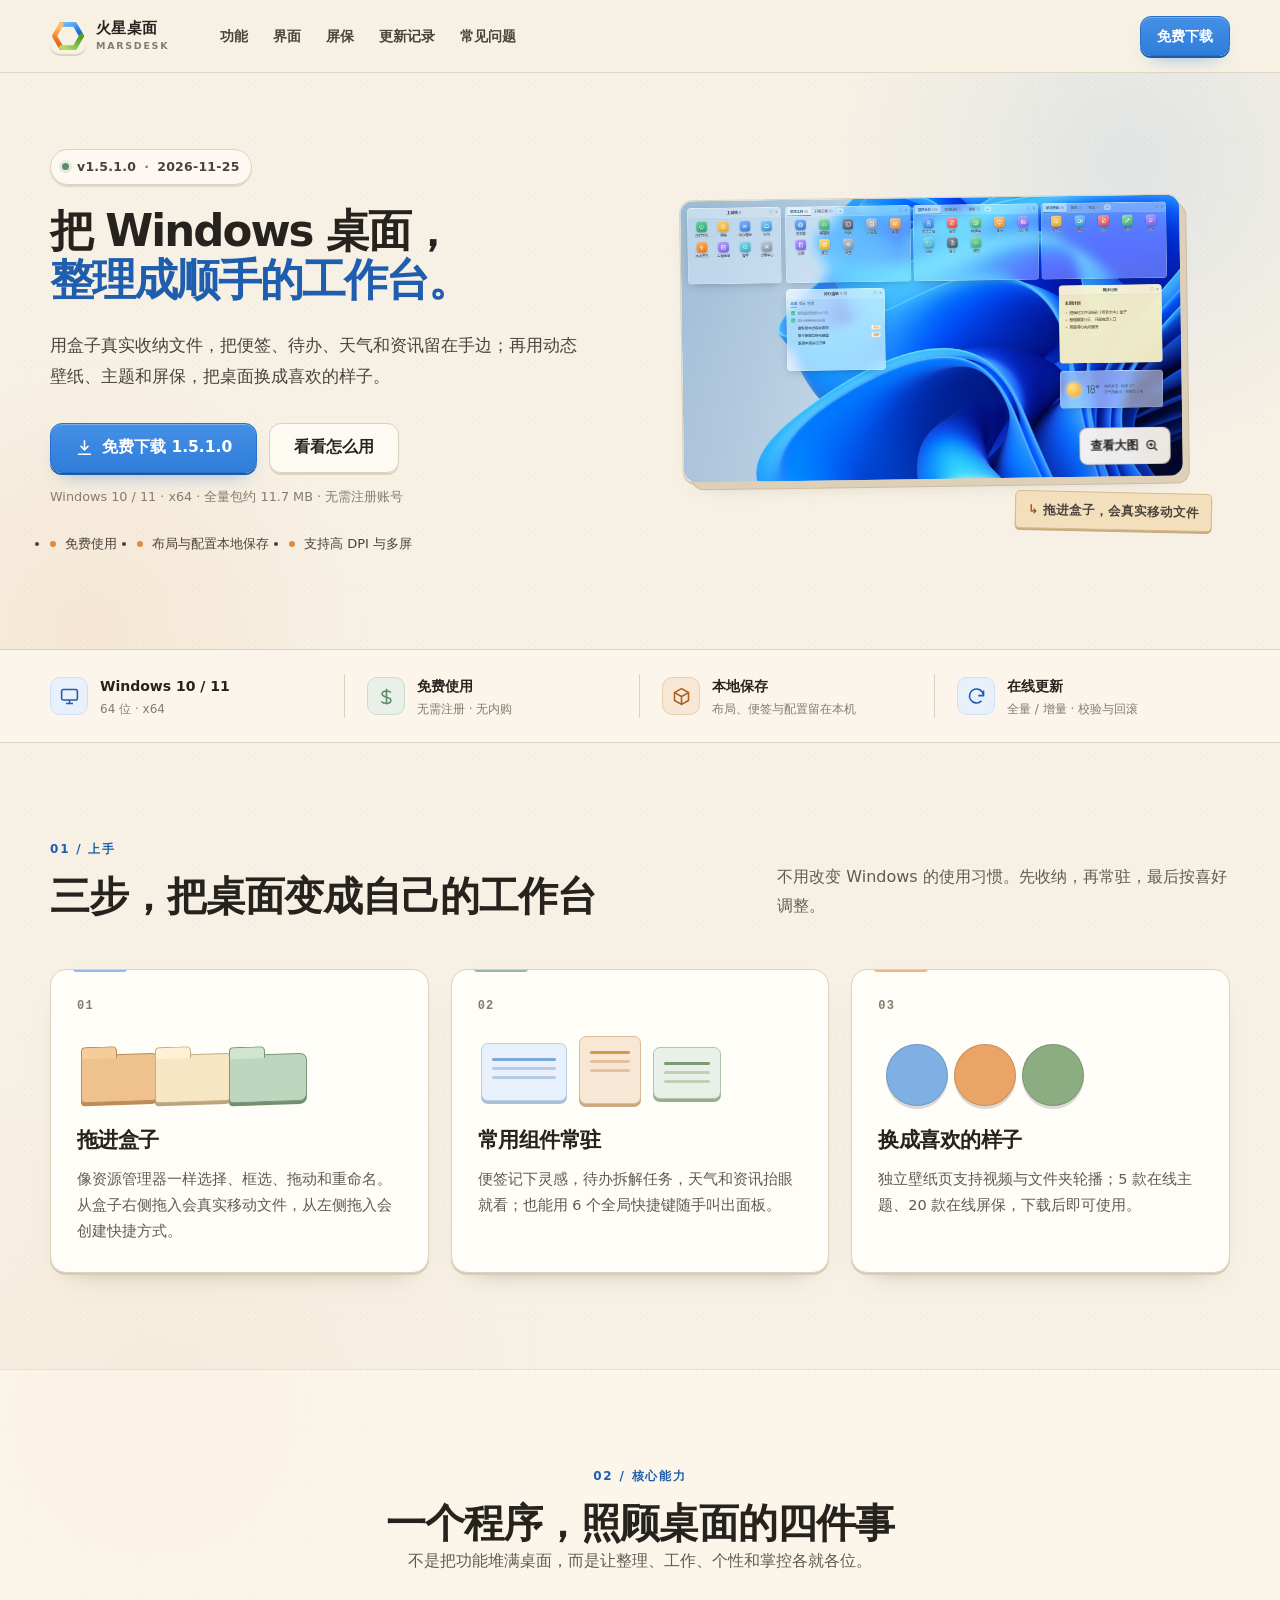
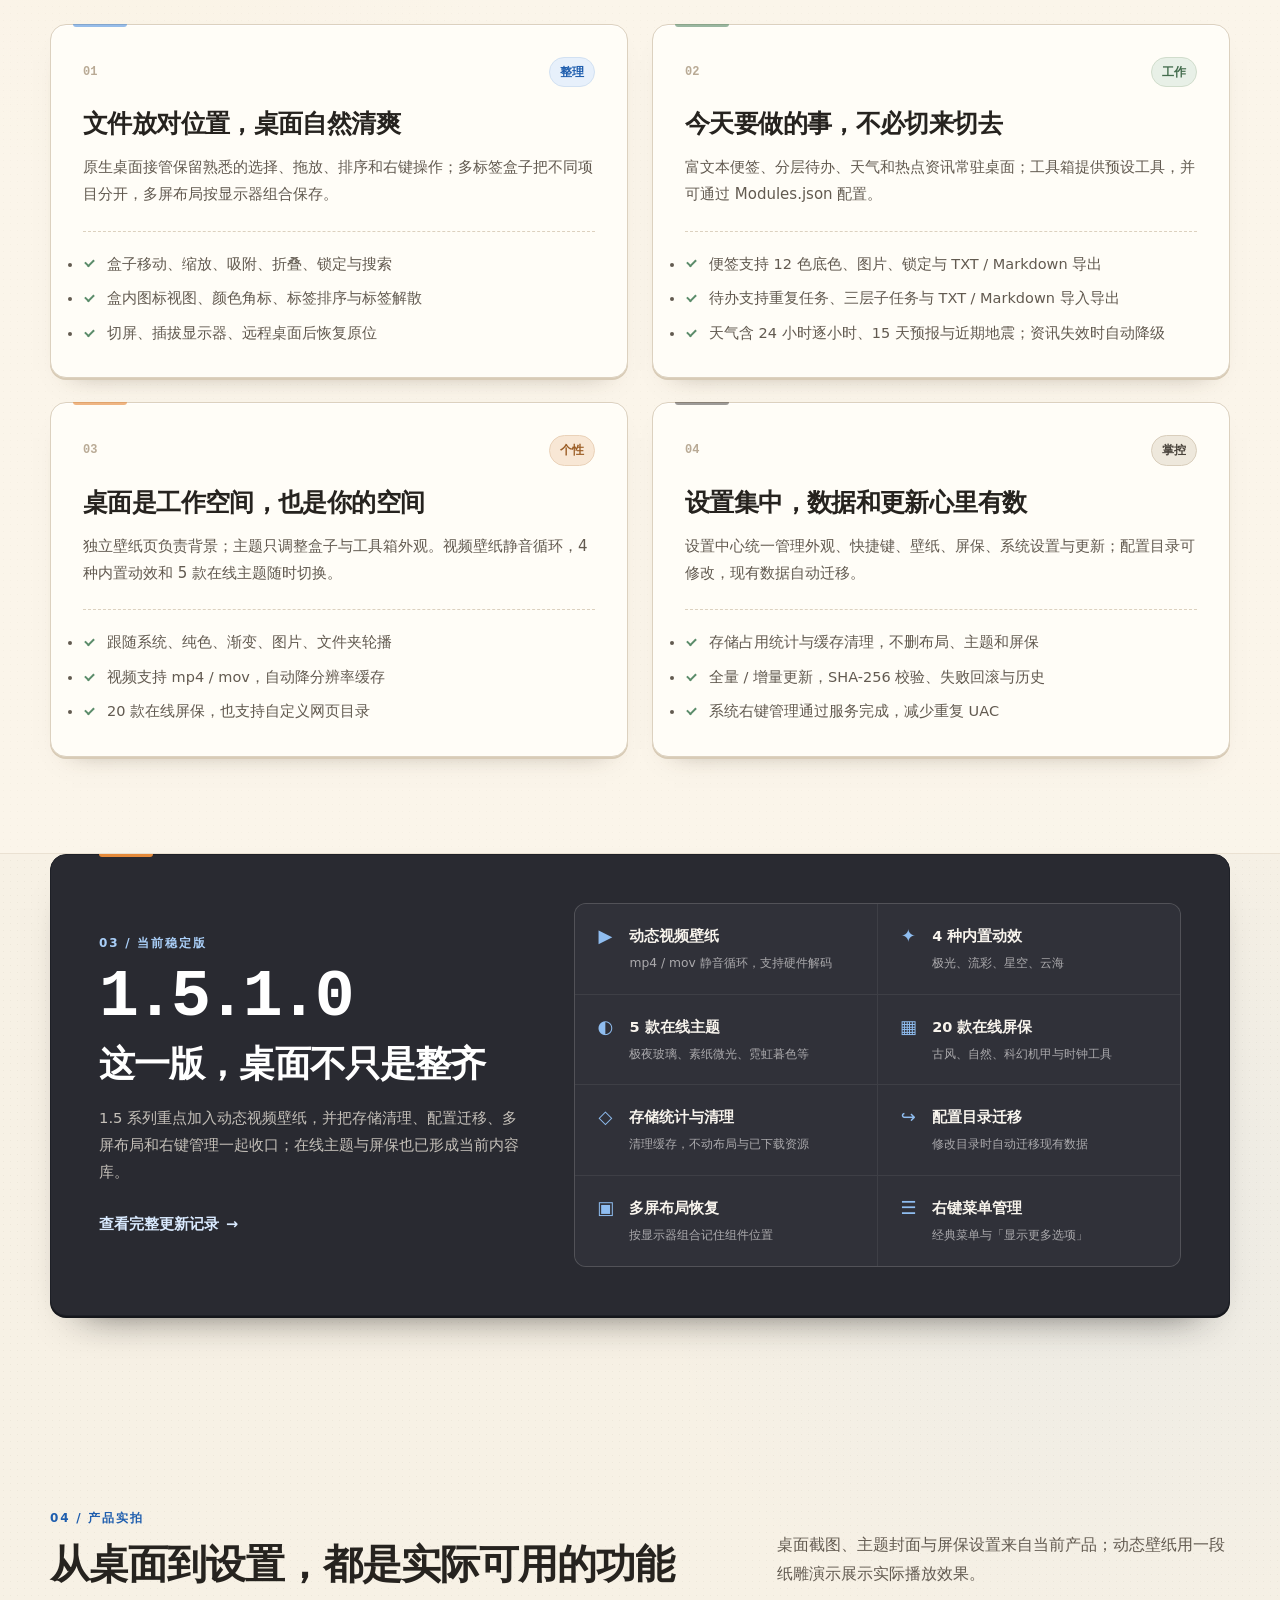
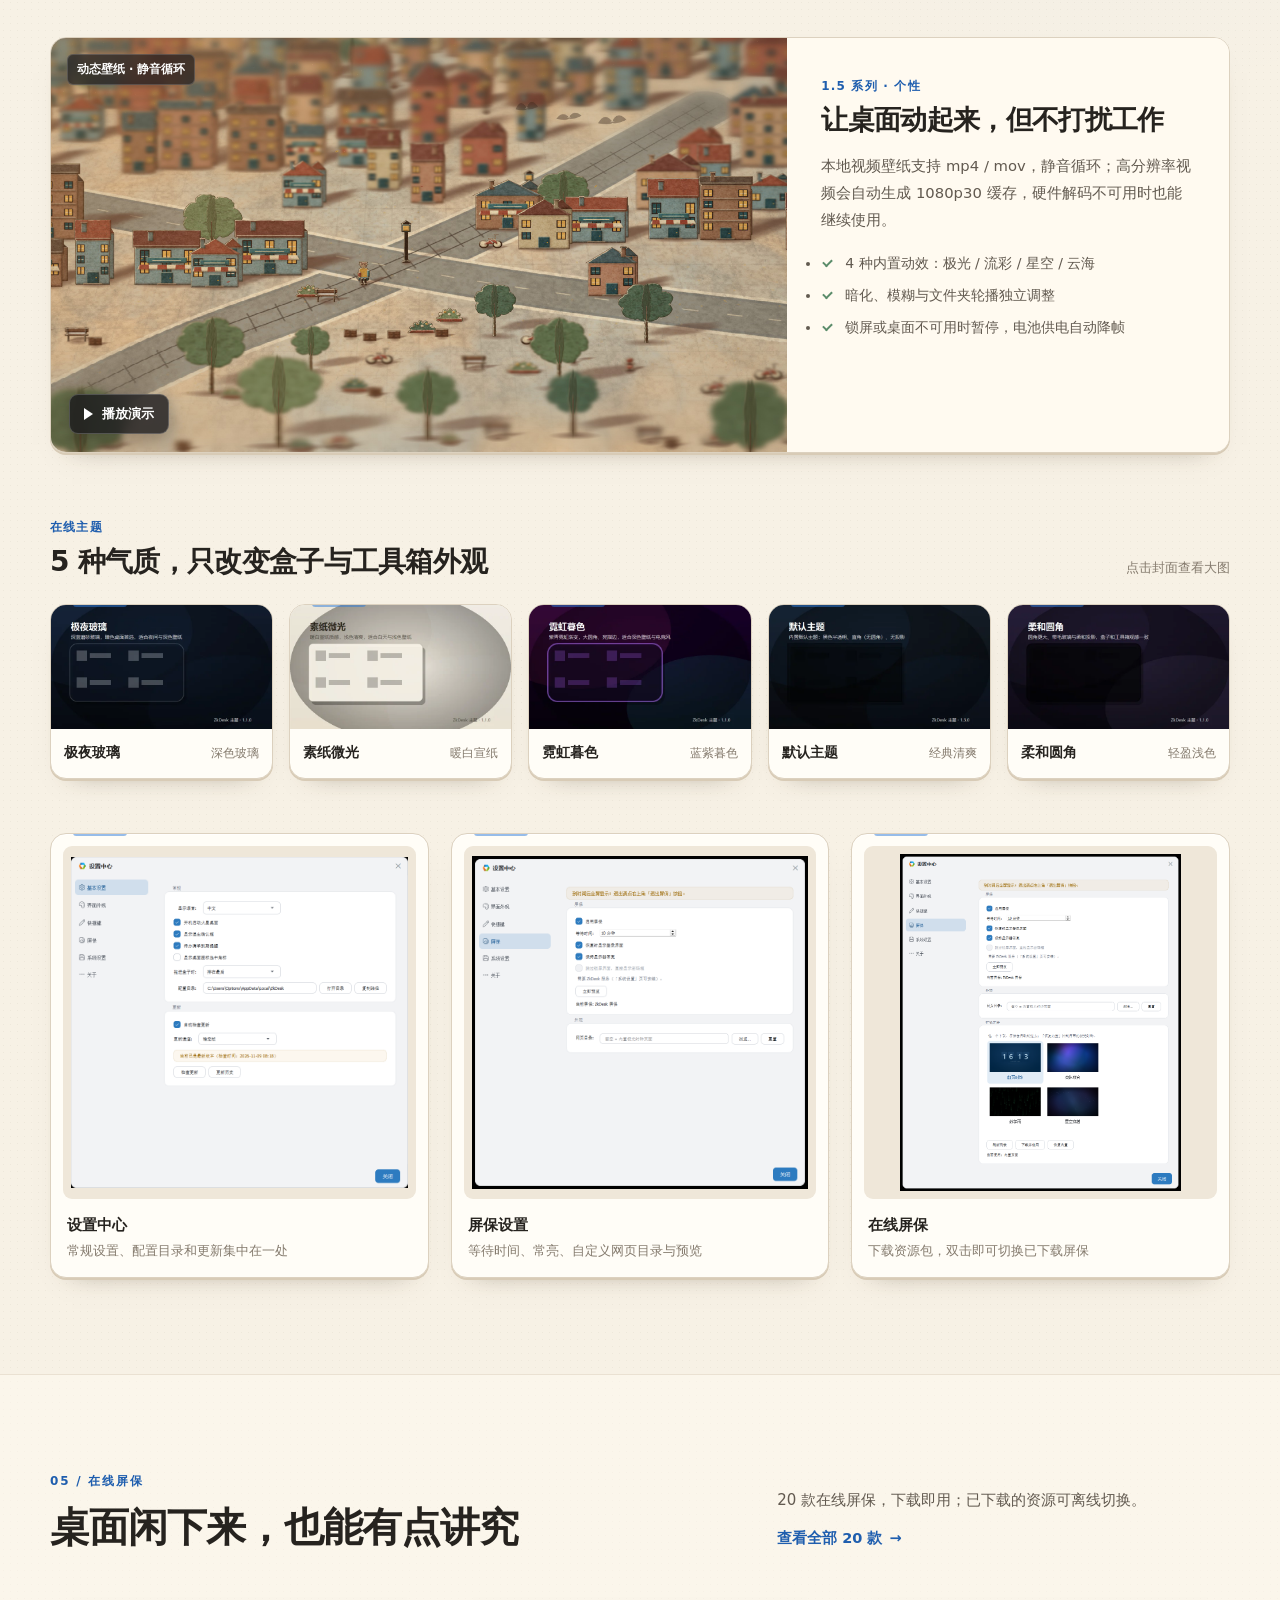
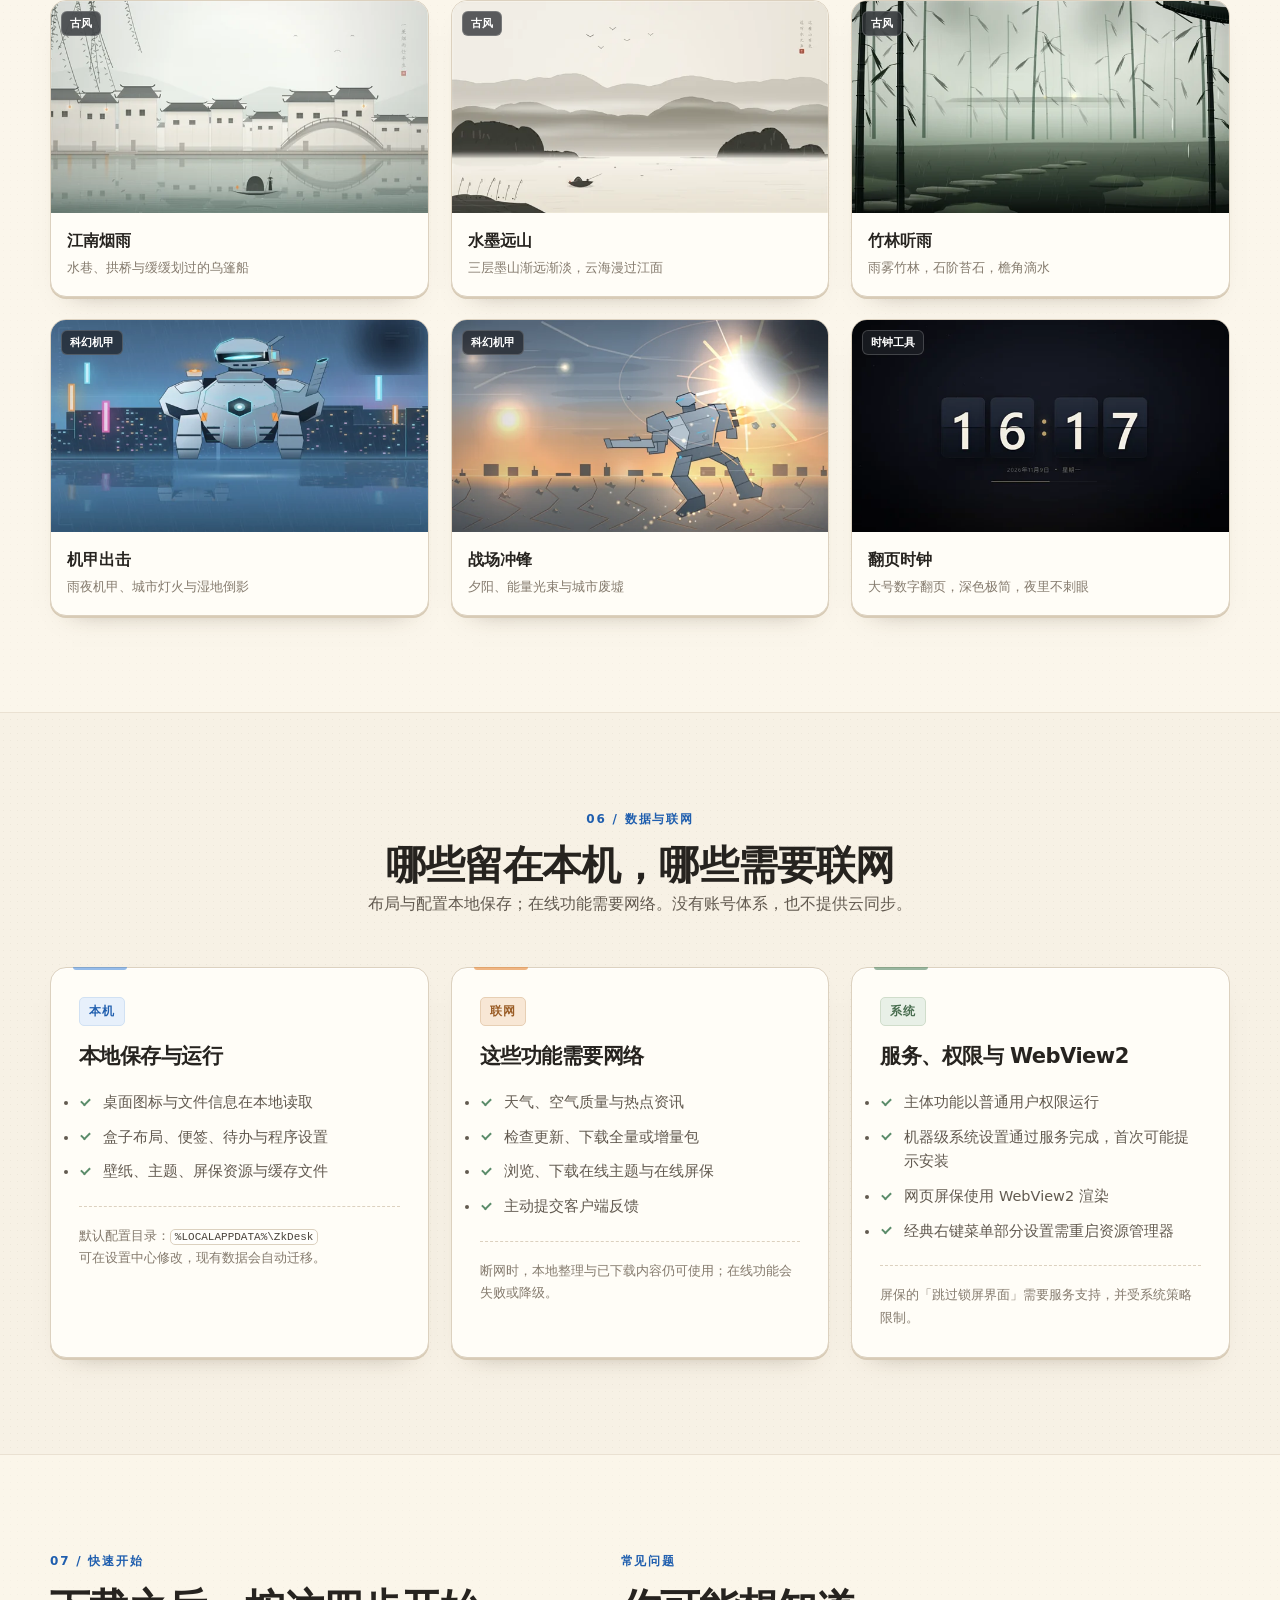
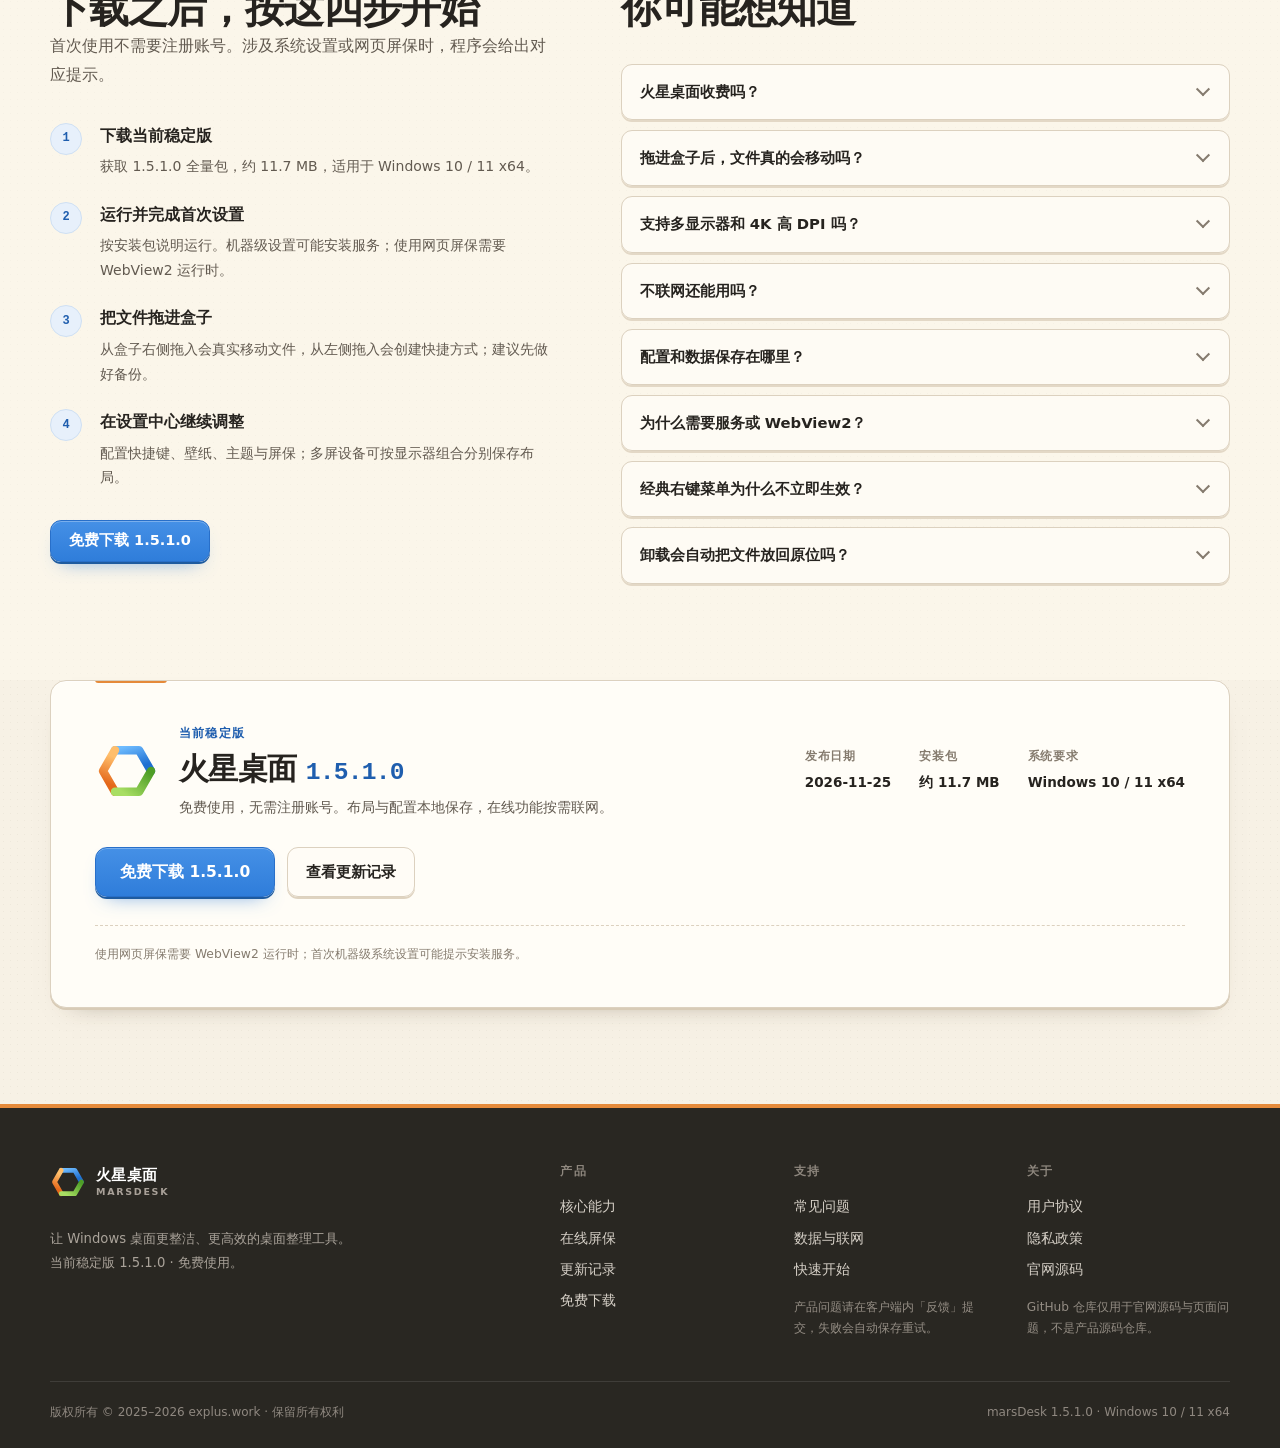
<file: index.html>
<!DOCTYPE html>
<html lang="zh-CN">
<head>
  <meta charset="utf-8">
  <meta name="viewport" content="width=device-width, initial-scale=1">
  <title>火星桌面 marsDesk — 把 Windows 桌面整理成顺手的工作台</title>
  <meta name="description" content="火星桌面 marsDesk 1.5.1.0：免费使用的 Windows 10/11 桌面整理工具。盒子真实移动文件，便签、待办、天气与资讯常驻桌面，支持动态视频壁纸、在线主题、20 款在线屏保和多屏布局恢复。">
  <meta name="theme-color" content="#f7f1e5">
  <meta name="color-scheme" content="light">
  <meta property="og:type" content="website">
  <meta property="og:title" content="火星桌面 marsDesk — 把 Windows 桌面整理成顺手的工作台">
  <meta property="og:description" content="免费使用，无需注册。真实文件收纳、常驻工作组件、动态视频壁纸与 20 款在线屏保，支持 Windows 10/11 x64。">
  <meta property="og:image" content="https://www.explus.work/assets/img/og.jpg">
  <meta property="og:url" content="https://www.explus.work/">
  <meta property="og:site_name" content="火星桌面 marsDesk">
  <meta name="twitter:card" content="summary_large_image">
  <meta name="twitter:title" content="火星桌面 marsDesk 1.5.1.0">
  <meta name="twitter:description" content="把杂乱的 Windows 桌面整理成顺手的工作台。免费使用，无需注册账号。">
  <meta name="twitter:image" content="https://www.explus.work/assets/img/og.jpg">
  <link rel="canonical" href="https://www.explus.work/">
  <link rel="icon" type="image/svg+xml" href="assets/img/logo.svg">
  <link rel="icon" type="image/png" href="assets/img/favicon.png">
  <link rel="apple-touch-icon" href="assets/img/logo-180.png">
  <link rel="stylesheet" href="assets/css/style.css">
  <script>document.documentElement.classList.add('js');</script>
  <script type="application/ld+json">
  {
    "@context": "https://schema.org",
    "@graph": [
      {
        "@type": "WebSite",
        "@id": "https://www.explus.work/#website",
        "name": "火星桌面 marsDesk",
        "url": "https://www.explus.work/",
        "inLanguage": "zh-CN"
      },
      {
        "@type": "SoftwareApplication",
        "@id": "https://www.explus.work/#software",
        "name": "火星桌面",
        "alternateName": "marsDesk",
        "applicationCategory": "UtilitiesApplication",
        "operatingSystem": "Windows 10, Windows 11",
        "softwareVersion": "1.5.1.0",
        "datePublished": "2026-11-09",
        "dateModified": "2026-11-25",
        "inLanguage": ["zh-CN", "en"],
        "description": "面向 Windows 10/11 x64 的桌面整理工具：盒子真实移动文件，便签、待办、天气、资讯与工具箱常驻桌面，并提供动态视频壁纸、在线主题、在线屏保与在线更新。",
        "author": { "@type": "Organization", "name": "explus.work" },
        "publisher": { "@type": "Organization", "name": "explus.work" },
        "image": "https://www.explus.work/assets/img/og.jpg",
        "downloadUrl": "https://update.explus.work/deskupdate/stable/x64/latest.zip",
        "softwareRequirements": "Windows 10 / 11 x64；网页屏保需要 WebView2 运行时",
        "isAccessibleForFree": true,
        "offers": { "@type": "Offer", "price": "0", "priceCurrency": "CNY", "description": "免费使用" },
        "featureList": ["多标签盒子与真实文件移动", "富文本便签与待办清单", "天气资讯与工具箱", "动态视频壁纸与 4 种内置动效", "5 款在线主题与 20 款在线屏保", "多屏布局恢复", "存储统计与缓存清理", "在线更新与更新历史"]
      }
    ]
  }
  </script>
</head>
<body>
  <a class="skip-link" href="#main">跳到主要内容</a>

  <header class="site-header" id="site-header">
    <div class="container nav-inner">
      <a class="brand" href="index.html" aria-label="火星桌面 首页">
        <img src="assets/img/logo.svg" alt="" width="36" height="36">
        <span class="brand-text"><strong>火星桌面</strong><em>marsDesk</em></span>
      </a>
      <nav class="nav-links" aria-label="主导航">
        <a href="#features">功能</a>
        <a href="#showcase">界面</a>
        <a href="screensavers.html">屏保</a>
        <a href="changelog.html">更新记录</a>
        <a href="#faq">常见问题</a>
      </nav>
      <div class="nav-actions">
        <a class="btn btn-primary nav-download" href="https://update.explus.work/deskupdate/stable/x64/latest.zip">免费下载</a>
        <button class="nav-toggle" type="button" aria-label="打开菜单" aria-expanded="false" aria-controls="mobile-menu">
          <span class="menu-bars" aria-hidden="true"><i></i><i></i><i></i></span>
        </button>
      </div>
    </div>
    <nav class="mobile-menu" id="mobile-menu" aria-label="移动端主导航" hidden>
      <a href="#features">功能</a>
      <a href="#showcase">界面</a>
      <a href="screensavers.html">屏保</a>
      <a href="changelog.html">更新记录</a>
      <a href="#faq">常见问题</a>
      <a href="terms.html">用户协议</a>
      <a href="privacy.html">隐私政策</a>
    </nav>
  </header>

  <main id="main">
    <!-- 1. Hero -->
    <section class="hero" aria-labelledby="hero-title">
      <div class="container hero-inner">
        <div class="hero-copy">
          <p class="release-chip"><span class="status-dot" aria-hidden="true"></span>v1.5.1.0 <span>·</span> 2026-11-25</p>
          <h1 id="hero-title">把 Windows 桌面，<br><span>整理成顺手的工作台。</span></h1>
          <p class="hero-lead">用盒子真实收纳文件，把便签、待办、天气和资讯留在手边；再用动态壁纸、主题和屏保，把桌面换成喜欢的样子。</p>
          <div class="hero-actions">
            <a class="btn btn-primary btn-lg" href="https://update.explus.work/deskupdate/stable/x64/latest.zip">
              <svg viewBox="0 0 24 24" width="19" height="19" fill="none" stroke="currentColor" stroke-width="2" stroke-linecap="round" stroke-linejoin="round" aria-hidden="true"><path d="M12 3.5v11"/><path d="m7.5 10.5 4.5 4.5 4.5-4.5"/><path d="M4.5 20.5h15"/></svg>
              免费下载 1.5.1.0
            </a>
            <a class="btn btn-outline btn-lg" href="#workflow">看看怎么用</a>
          </div>
          <p class="download-note">Windows 10 / 11 · x64 · 全量包约 11.7 MB · 无需注册账号</p>
          <ul class="hero-trust" aria-label="产品特点">
            <li>免费使用</li>
            <li>布局与配置本地保存</li>
            <li>支持高 DPI 与多屏</li>
          </ul>
        </div>
        <div class="hero-visual">
          <figure class="desktop-shot paper-frame">
            <button class="image-button" type="button" data-lightbox="assets/img/hero-desktop@2x.jpg" data-caption="火星桌面真实桌面：多标签盒子、工具箱、便签、待办与天气常驻桌面。" aria-label="查看桌面截图大图">
              <img src="assets/img/hero-desktop.jpg" srcset="assets/img/hero-desktop.jpg 1600w, assets/img/hero-desktop@2x.jpg 2400w" sizes="(max-width: 820px) 92vw, 660px" width="1600" height="900" fetchpriority="high" decoding="async" alt="火星桌面在 Windows 桌面上的实际效果：多个盒子使用多标签分区，旁边有工具箱、便签、待办和天气卡片。">
              <span class="zoom-chip" aria-hidden="true">查看大图 <svg viewBox="0 0 24 24" width="15" height="15" fill="none" stroke="currentColor" stroke-width="2"><circle cx="10.5" cy="10.5" r="6.5"/><path d="m20 20-4.8-4.8M10.5 7.5v6M7.5 10.5h6"/></svg></span>
            </button>
          </figure>
          <p class="hero-annotation"><span aria-hidden="true">↳</span> 拖进盒子，会真实移动文件</p>
        </div>
      </div>
    </section>

    <!-- 2. 决策信息条 -->
    <section class="decision-bar" aria-label="下载前需要知道">
      <div class="container decision-grid">
        <div class="decision-item"><span class="decision-icon" aria-hidden="true"><svg viewBox="0 0 24 24" fill="none" stroke="currentColor" stroke-width="1.8"><rect x="3" y="4" width="18" height="12" rx="2"/><path d="M8 20h8M12 16v4"/></svg></span><span><strong>Windows 10 / 11</strong><small>64 位 · x64</small></span></div>
        <div class="decision-item"><span class="decision-icon tone-green" aria-hidden="true"><svg viewBox="0 0 24 24" fill="none" stroke="currentColor" stroke-width="1.8"><path d="M12 3v18M17 7.5c-1-1.2-2.7-1.8-5-1.8-3 0-5 1.4-5 3.5 0 4.8 10 2.3 10 7 0 2.1-2.2 3.6-5.3 3.6-2.4 0-4.3-.8-5.5-2.2"/></svg></span><span><strong>免费使用</strong><small>无需注册 · 无内购</small></span></div>
        <div class="decision-item"><span class="decision-icon tone-orange" aria-hidden="true"><svg viewBox="0 0 24 24" fill="none" stroke="currentColor" stroke-width="1.8"><path d="M4 7.5 12 3l8 4.5v9L12 21l-8-4.5z"/><path d="m4 7.5 8 4.5 8-4.5M12 12v9"/></svg></span><span><strong>本地保存</strong><small>布局、便签与配置留在本机</small></span></div>
        <div class="decision-item"><span class="decision-icon" aria-hidden="true"><svg viewBox="0 0 24 24" fill="none" stroke="currentColor" stroke-width="1.8"><path d="M20 11a8 8 0 1 0-2.3 6"/><path d="M20 5v6h-6"/></svg></span><span><strong>在线更新</strong><small>全量 / 增量 · 校验与回滚</small></span></div>
      </div>
    </section>

    <!-- 3. 三步工作流 -->
    <section class="section workflow-section" id="workflow" aria-labelledby="workflow-title">
      <div class="container">
        <header class="section-head split-head reveal">
          <div><p class="kicker">01 / 上手</p><h2 id="workflow-title">三步，把桌面变成自己的工作台</h2></div>
          <p>不用改变 Windows 的使用习惯。先收纳，再常驻，最后按喜好调整。</p>
        </header>
        <div class="workflow-grid">
          <article class="workflow-step paper-card reveal">
            <span class="step-number">01</span>
            <div class="step-art folder-art" aria-hidden="true"><span></span><span></span><span></span></div>
            <h3>拖进盒子</h3>
            <p>像资源管理器一样选择、框选、拖动和重命名。从盒子右侧拖入会真实移动文件，从左侧拖入会创建快捷方式。</p>
          </article>
          <article class="workflow-step paper-card reveal">
            <span class="step-number">02</span>
            <div class="step-art widget-art" aria-hidden="true"><span></span><span></span><span></span></div>
            <h3>常用组件常驻</h3>
            <p>便签记下灵感，待办拆解任务，天气和资讯抬眼就看；也能用 6 个全局快捷键随手叫出面板。</p>
          </article>
          <article class="workflow-step paper-card reveal">
            <span class="step-number">03</span>
            <div class="step-art palette-art" aria-hidden="true"><span></span><span></span><span></span></div>
            <h3>换成喜欢的样子</h3>
            <p>独立壁纸页支持视频与文件夹轮播；5 款在线主题、20 款在线屏保，下载后即可使用。</p>
          </article>
        </div>
      </div>
    </section>

    <!-- 4. 四大能力组 -->
    <section class="section capabilities-section" id="features" aria-labelledby="features-title">
      <div class="container">
        <header class="section-head centered reveal">
          <p class="kicker">02 / 核心能力</p>
          <h2 id="features-title">一个程序，照顾桌面的四件事</h2>
          <p>不是把功能堆满桌面，而是让整理、工作、个性和掌控各就各位。</p>
        </header>
        <div class="capability-grid">
          <article class="capability capability-organize paper-card reveal">
            <div class="capability-top"><span class="capability-index">01</span><span class="capability-tag">整理</span></div>
            <h3>文件放对位置，桌面自然清爽</h3>
            <p>原生桌面接管保留熟悉的选择、拖放、排序和右键操作；多标签盒子把不同项目分开，多屏布局按显示器组合保存。</p>
            <ul class="tick-list"><li>盒子移动、缩放、吸附、折叠、锁定与搜索</li><li>盒内图标视图、颜色角标、标签排序与标签解散</li><li>切屏、插拔显示器、远程桌面后恢复原位</li></ul>
          </article>
          <article class="capability capability-work paper-card reveal">
            <div class="capability-top"><span class="capability-index">02</span><span class="capability-tag">工作</span></div>
            <h3>今天要做的事，不必切来切去</h3>
            <p>富文本便签、分层待办、天气和热点资讯常驻桌面；工具箱提供预设工具，并可通过 Modules.json 配置。</p>
            <ul class="tick-list"><li>便签支持 12 色底色、图片、锁定与 TXT / Markdown 导出</li><li>待办支持重复任务、三层子任务与 TXT / Markdown 导入导出</li><li>天气含 24 小时逐小时、15 天预报与近期地震；资讯失效时自动降级</li></ul>
          </article>
          <article class="capability capability-personal paper-card reveal">
            <div class="capability-top"><span class="capability-index">03</span><span class="capability-tag">个性</span></div>
            <h3>桌面是工作空间，也是你的空间</h3>
            <p>独立壁纸页负责背景；主题只调整盒子与工具箱外观。视频壁纸静音循环，4 种内置动效和 5 款在线主题随时切换。</p>
            <ul class="tick-list"><li>跟随系统、纯色、渐变、图片、文件夹轮播</li><li>视频支持 mp4 / mov，自动降分辨率缓存</li><li>20 款在线屏保，也支持自定义网页目录</li></ul>
          </article>
          <article class="capability capability-control paper-card reveal">
            <div class="capability-top"><span class="capability-index">04</span><span class="capability-tag">掌控</span></div>
            <h3>设置集中，数据和更新心里有数</h3>
            <p>设置中心统一管理外观、快捷键、壁纸、屏保、系统设置与更新；配置目录可修改，现有数据自动迁移。</p>
            <ul class="tick-list"><li>存储占用统计与缓存清理，不删布局、主题和屏保</li><li>全量 / 增量更新，SHA-256 校验、失败回滚与历史</li><li>系统右键管理通过服务完成，减少重复 UAC</li></ul>
          </article>
        </div>
      </div>
    </section>

    <!-- 5. 1.5 版本变化 -->
    <section class="section release-section" aria-labelledby="release-title">
      <div class="container">
        <div class="release-board paper-card reveal">
          <div class="release-copy">
            <p class="kicker light">03 / 当前稳定版</p>
            <p class="release-version">1.5.1.0</p>
            <h2 id="release-title">这一版，桌面不只是整齐</h2>
            <p>1.5 系列重点加入动态视频壁纸，并把存储清理、配置迁移、多屏布局和右键管理一起收口；在线主题与屏保也已形成当前内容库。</p>
            <a class="text-link light-link" href="changelog.html">查看完整更新记录 <span aria-hidden="true">→</span></a>
          </div>
          <ul class="release-list">
            <li><span aria-hidden="true">▶</span><div><strong>动态视频壁纸</strong><small>mp4 / mov 静音循环，支持硬件解码</small></div></li>
            <li><span aria-hidden="true">✦</span><div><strong>4 种内置动效</strong><small>极光、流彩、星空、云海</small></div></li>
            <li><span aria-hidden="true">◐</span><div><strong>5 款在线主题</strong><small>极夜玻璃、素纸微光、霓虹暮色等</small></div></li>
            <li><span aria-hidden="true">▦</span><div><strong>20 款在线屏保</strong><small>古风、自然、科幻机甲与时钟工具</small></div></li>
            <li><span aria-hidden="true">◇</span><div><strong>存储统计与清理</strong><small>清理缓存，不动布局与已下载资源</small></div></li>
            <li><span aria-hidden="true">↪</span><div><strong>配置目录迁移</strong><small>修改目录时自动迁移现有数据</small></div></li>
            <li><span aria-hidden="true">▣</span><div><strong>多屏布局恢复</strong><small>按显示器组合记住组件位置</small></div></li>
            <li><span aria-hidden="true">☰</span><div><strong>右键菜单管理</strong><small>经典菜单与「显示更多选项」</small></div></li>
          </ul>
        </div>
      </div>
    </section>

    <!-- 6. 真实产品展示 -->
    <section class="section showcase-section" id="showcase" aria-labelledby="showcase-title">
      <div class="container">
        <header class="section-head split-head reveal">
          <div><p class="kicker">04 / 产品实拍</p><h2 id="showcase-title">从桌面到设置，都是实际可用的功能</h2></div>
          <p>桌面截图、主题封面与屏保设置来自当前产品；动态壁纸用一段纸雕演示展示实际播放效果。</p>
        </header>

        <div class="showcase-feature paper-card reveal">
          <div class="video-paper">
            <video id="wallpaper-demo" class="wallpaper-video" muted loop playsinline preload="metadata" poster="assets/img/wallpapers/papercraft-city-sunrise.jpg" aria-label="纸雕城市日出动态视频壁纸演示">
              <source src="assets/video/papercraft-city-sunrise.mp4" type="video/mp4">
              你的浏览器不支持视频播放，可查看纸雕城市日出壁纸封面。
            </video>
            <button class="video-control" id="video-control" type="button" aria-label="播放动态壁纸演示" aria-pressed="false">
              <span class="play-icon" aria-hidden="true"></span><span class="video-control-text">播放演示</span>
            </button>
            <span class="video-badge">动态壁纸 · 静音循环</span>
          </div>
          <div class="showcase-copy">
            <p class="mini-label">1.5 系列 · 个性</p>
            <h3>让桌面动起来，但不打扰工作</h3>
            <p>本地视频壁纸支持 mp4 / mov，静音循环；高分辨率视频会自动生成 1080p30 缓存，硬件解码不可用时也能继续使用。</p>
            <ul class="tick-list compact"><li>4 种内置动效：极光 / 流彩 / 星空 / 云海</li><li>暗化、模糊与文件夹轮播独立调整</li><li>锁屏或桌面不可用时暂停，电池供电自动降帧</li></ul>
          </div>
        </div>

        <div class="subsection-head reveal">
          <div><p class="mini-label">在线主题</p><h3>5 种气质，只改变盒子与工具箱外观</h3></div>
          <span class="subsection-note">点击封面查看大图</span>
        </div>
        <div class="theme-grid">
          <button class="theme-card paper-card reveal" type="button" data-lightbox="assets/img/themes/deep-glass.webp" data-caption="极夜玻璃：深色玻璃质感主题。" aria-label="查看极夜玻璃主题大图"><img src="assets/img/themes/deep-glass.webp" width="640" height="360" loading="lazy" decoding="async" alt="极夜玻璃主题封面"><span><strong>极夜玻璃</strong><small>深色玻璃</small></span></button>
          <button class="theme-card paper-card reveal" type="button" data-lightbox="assets/img/themes/ink-paper.webp" data-caption="素纸微光：暖白宣纸质感主题。" aria-label="查看素纸微光主题大图"><img src="assets/img/themes/ink-paper.webp" width="640" height="360" loading="lazy" decoding="async" alt="素纸微光主题封面"><span><strong>素纸微光</strong><small>暖白宣纸</small></span></button>
          <button class="theme-card paper-card reveal" type="button" data-lightbox="assets/img/themes/neon-dusk.webp" data-caption="霓虹暮色：蓝紫渐变的暮色主题。" aria-label="查看霓虹暮色主题大图"><img src="assets/img/themes/neon-dusk.webp" width="640" height="360" loading="lazy" decoding="async" alt="霓虹暮色主题封面"><span><strong>霓虹暮色</strong><small>蓝紫暮色</small></span></button>
          <button class="theme-card paper-card reveal" type="button" data-lightbox="assets/img/themes/default.webp" data-caption="默认主题：清爽的经典配色。" aria-label="查看默认主题大图"><img src="assets/img/themes/default.webp" width="640" height="360" loading="lazy" decoding="async" alt="默认主题封面"><span><strong>默认主题</strong><small>经典清爽</small></span></button>
          <button class="theme-card paper-card reveal" type="button" data-lightbox="assets/img/themes/soft.webp" data-caption="柔和圆角：轻盈圆角的浅色主题。" aria-label="查看柔和圆角主题大图"><img src="assets/img/themes/soft.webp" width="640" height="360" loading="lazy" decoding="async" alt="柔和圆角主题封面"><span><strong>柔和圆角</strong><small>轻盈浅色</small></span></button>
        </div>

        <div class="screenshot-grid">
          <figure class="screenshot-card paper-card reveal">
            <button class="image-button" type="button" data-lightbox="assets/img/shot-settings.png" data-caption="设置中心：语言、配置目录、自动更新与更新历史集中管理。" aria-label="查看设置中心大图"><img src="assets/img/shot-settings.png" width="864" height="852" loading="lazy" decoding="async" alt="设置中心基本设置与更新界面"></button>
            <figcaption><strong>设置中心</strong><span>常规设置、配置目录和更新集中在一处</span></figcaption>
          </figure>
          <figure class="screenshot-card paper-card reveal">
            <button class="image-button" type="button" data-lightbox="assets/img/shot-saver-settings.png" data-caption="屏保设置：启用、等待时间、显示器常亮、网页目录和预览。" aria-label="查看屏保设置大图"><img src="assets/img/shot-saver-settings.png" width="864" height="852" loading="lazy" decoding="async" alt="屏保设置界面，可设置等待时间、显示器常亮和网页目录"></button>
            <figcaption><strong>屏保设置</strong><span>等待时间、常亮、自定义网页目录与预览</span></figcaption>
          </figure>
          <figure class="screenshot-card paper-card reveal">
            <button class="image-button" type="button" data-lightbox="assets/img/shot-saver-online.png" data-caption="在线屏保：浏览、下载并切换屏保页面。" aria-label="查看在线屏保界面大图"><img src="assets/img/shot-saver-online.png" width="864" height="852" loading="lazy" decoding="async" alt="在线屏保界面，显示可下载的屏保缩略图与切换按钮"></button>
            <figcaption><strong>在线屏保</strong><span>下载资源包，双击即可切换已下载屏保</span></figcaption>
          </figure>
        </div>
      </div>
    </section>

    <!-- 7. 屏保精选 -->
    <section class="section savers-section" id="savers" aria-labelledby="savers-title">
      <div class="container">
        <header class="section-head split-head reveal">
          <div><p class="kicker">05 / 在线屏保</p><h2 id="savers-title">桌面闲下来，也能有点讲究</h2></div>
          <div class="head-action"><p>20 款在线屏保，下载即用；已下载的资源可离线切换。</p><a class="text-link" href="screensavers.html">查看全部 20 款 <span aria-hidden="true">→</span></a></div>
        </header>
        <div class="featured-saver-grid">
          <button class="saver-card paper-card reveal" type="button" data-lightbox="assets/img/screensavers/jiangnan-rain.webp" data-caption="江南烟雨 · 古风屏保" aria-label="查看江南烟雨屏保大图"><span class="saver-image"><img src="assets/img/screensavers/jiangnan-rain.webp" width="640" height="360" loading="lazy" decoding="async" alt="江南烟雨屏保：白墙黛瓦、石拱桥与乌篷船"><span class="category-badge">古风</span></span><span class="saver-card-copy"><strong>江南烟雨</strong><small>水巷、拱桥与缓缓划过的乌篷船</small></span></button>
          <button class="saver-card paper-card reveal" type="button" data-lightbox="assets/img/screensavers/ink-mountain.webp" data-caption="水墨远山 · 古风屏保" aria-label="查看水墨远山屏保大图"><span class="saver-image"><img src="assets/img/screensavers/ink-mountain.webp" width="640" height="360" loading="lazy" decoding="async" alt="水墨远山屏保：宣纸底色上的层叠墨山与孤舟"><span class="category-badge">古风</span></span><span class="saver-card-copy"><strong>水墨远山</strong><small>三层墨山渐远渐淡，云海漫过江面</small></span></button>
          <button class="saver-card paper-card reveal" type="button" data-lightbox="assets/img/screensavers/bamboo-rain.webp" data-caption="竹林听雨 · 古风屏保" aria-label="查看竹林听雨屏保大图"><span class="saver-image"><img src="assets/img/screensavers/bamboo-rain.webp" width="640" height="360" loading="lazy" decoding="async" alt="竹林听雨屏保：雨雾中的竹林与石阶"><span class="category-badge">古风</span></span><span class="saver-card-copy"><strong>竹林听雨</strong><small>雨雾竹林，石阶苔石，檐角滴水</small></span></button>
          <button class="saver-card paper-card reveal" type="button" data-lightbox="assets/img/screensavers/neon-umbrella.webp" data-caption="机甲出击 · 科幻机甲屏保" aria-label="查看机甲出击屏保大图"><span class="saver-image"><img src="assets/img/screensavers/neon-umbrella.webp" width="640" height="360" loading="lazy" decoding="async" alt="机甲出击屏保：雨夜城市里的机甲与霓虹倒影"><span class="category-badge">科幻机甲</span></span><span class="saver-card-copy"><strong>机甲出击</strong><small>雨夜机甲、城市灯火与湿地倒影</small></span></button>
          <button class="saver-card paper-card reveal" type="button" data-lightbox="assets/img/screensavers/mech-battle.webp" data-caption="战场冲锋 · 科幻机甲屏保" aria-label="查看战场冲锋屏保大图"><span class="saver-image"><img src="assets/img/screensavers/mech-battle.webp" width="640" height="360" loading="lazy" decoding="async" alt="战场冲锋屏保：夕阳下的机甲与能量光束"><span class="category-badge">科幻机甲</span></span><span class="saver-card-copy"><strong>战场冲锋</strong><small>夕阳、能量光束与城市废墟</small></span></button>
          <button class="saver-card paper-card reveal" type="button" data-lightbox="assets/img/screensavers/flip-clock.webp" data-caption="翻页时钟 · 时钟工具屏保" aria-label="查看翻页时钟屏保大图"><span class="saver-image"><img src="assets/img/screensavers/flip-clock.webp" width="640" height="360" loading="lazy" decoding="async" alt="翻页时钟屏保：深色背景上的大号翻页数字时钟"><span class="category-badge">时钟工具</span></span><span class="saver-card-copy"><strong>翻页时钟</strong><small>大号数字翻页，深色极简，夜里不刺眼</small></span></button>
        </div>
      </div>
    </section>

    <!-- 8. 数据与联网边界 -->
    <section class="section boundary-section" id="data" aria-labelledby="data-title">
      <div class="container">
        <header class="section-head centered reveal">
          <p class="kicker">06 / 数据与联网</p>
          <h2 id="data-title">哪些留在本机，哪些需要联网</h2>
          <p>布局与配置本地保存；在线功能需要网络。没有账号体系，也不提供云同步。</p>
        </header>
        <div class="boundary-grid">
          <article class="boundary-card local paper-card reveal">
            <span class="boundary-mark" aria-hidden="true">本机</span>
            <h3>本地保存与运行</h3>
            <ul class="tick-list"><li>桌面图标与文件信息在本地读取</li><li>盒子布局、便签、待办与程序设置</li><li>壁纸、主题、屏保资源与缓存文件</li></ul>
            <p class="boundary-foot">默认配置目录：<code>%LOCALAPPDATA%\ZkDesk</code><br>可在设置中心修改，现有数据会自动迁移。</p>
          </article>
          <article class="boundary-card network paper-card reveal">
            <span class="boundary-mark" aria-hidden="true">联网</span>
            <h3>这些功能需要网络</h3>
            <ul class="tick-list"><li>天气、空气质量与热点资讯</li><li>检查更新、下载全量或增量包</li><li>浏览、下载在线主题与在线屏保</li><li>主动提交客户端反馈</li></ul>
            <p class="boundary-foot">断网时，本地整理与已下载内容仍可使用；在线功能会失败或降级。</p>
          </article>
          <article class="boundary-card system paper-card reveal">
            <span class="boundary-mark" aria-hidden="true">系统</span>
            <h3>服务、权限与 WebView2</h3>
            <ul class="tick-list"><li>主体功能以普通用户权限运行</li><li>机器级系统设置通过服务完成，首次可能提示安装</li><li>网页屏保使用 WebView2 渲染</li><li>经典右键菜单部分设置需重启资源管理器</li></ul>
            <p class="boundary-foot">屏保的「跳过锁屏界面」需要服务支持，并受系统策略限制。</p>
          </article>
        </div>
      </div>
    </section>

    <!-- 9. 快速开始 + FAQ -->
    <section class="section start-section" id="faq" aria-labelledby="start-title">
      <div class="container start-layout">
        <div class="start-column reveal">
          <header class="section-head left">
            <p class="kicker">07 / 快速开始</p>
            <h2 id="start-title">下载之后，按这四步开始</h2>
            <p>首次使用不需要注册账号。涉及系统设置或网页屏保时，程序会给出对应提示。</p>
          </header>
          <ol class="start-list">
            <li><span>1</span><div><strong>下载当前稳定版</strong><p>获取 1.5.1.0 全量包，约 11.7 MB，适用于 Windows 10 / 11 x64。</p></div></li>
            <li><span>2</span><div><strong>运行并完成首次设置</strong><p>按安装包说明运行。机器级设置可能安装服务；使用网页屏保需要 WebView2 运行时。</p></div></li>
            <li><span>3</span><div><strong>把文件拖进盒子</strong><p>从盒子右侧拖入会真实移动文件，从左侧拖入会创建快捷方式；建议先做好备份。</p></div></li>
            <li><span>4</span><div><strong>在设置中心继续调整</strong><p>配置快捷键、壁纸、主题与屏保；多屏设备可按显示器组合分别保存布局。</p></div></li>
          </ol>
          <a class="btn btn-primary" href="https://update.explus.work/deskupdate/stable/x64/latest.zip">免费下载 1.5.1.0</a>
        </div>
        <div class="faq-column reveal">
          <header class="section-head left">
            <p class="kicker">常见问题</p>
            <h2>你可能想知道</h2>
          </header>
          <div class="faq-list">
            <details><summary>火星桌面收费吗？</summary><p>当前版本免费使用，无需注册账号，无内购与订阅。是否永久免费以《用户协议》及后续官网说明为准。</p></details>
            <details><summary>拖进盒子后，文件真的会移动吗？</summary><p>会。盒子对应真实目录；从盒子右侧拖入会真实移动文件，从左侧拖入会创建快捷方式，不是仅在桌面上换一个位置。整理、重命名或移动前请先备份重要文件。</p></details>
            <details><summary>支持多显示器和 4K 高 DPI 吗？</summary><p>支持。盒子、便签、待办等组件按显示器组合保存位置；切屏、插拔显示器或远程桌面改变显示配置后，会恢复到对应布局。</p></details>
            <details><summary>不联网还能用吗？</summary><p>桌面整理、盒子、便签、待办、工具箱、本地壁纸与已下载主题/屏保可继续使用。天气、资讯、在线更新、在线主题和在线屏保需要联网。</p></details>
            <details><summary>配置和数据保存在哪里？</summary><p>默认保存在 <code>%LOCALAPPDATA%\ZkDesk</code>。可在「设置中心 → 基本设置 → 配置」修改目录，现有数据会自动迁移到新位置。</p></details>
            <details><summary>为什么需要服务或 WebView2？</summary><p>服务用于完成需要管理员权限的机器级系统设置，减少重复 UAC；WebView2 用于渲染全屏网页屏保。首次使用相关功能时，程序会提示安装或配置。</p></details>
            <details><summary>经典右键菜单为什么不立即生效？</summary><p>启用经典右键菜单后，需要重启 Windows 资源管理器才会完全生效；这是 1.5.1.0 在设置界面中明确标注的系统行为。</p></details>
            <details><summary>卸载会自动把文件放回原位吗？</summary><p>不会承诺自动还原。盒子里的文件可能已被真实移动，卸载程序不等于撤销整理操作；请在整理前备份，并按自己的目录结构管理文件。</p></details>
          </div>
        </div>
      </div>
    </section>

    <!-- 10. 最终下载 CTA -->
    <section class="section download-section" id="download" aria-labelledby="download-title">
      <div class="container">
        <div class="download-panel paper-card reveal">
          <div class="download-main">
            <img src="assets/img/logo.svg" alt="" width="64" height="64">
            <div><p class="mini-label">当前稳定版</p><h2 id="download-title">火星桌面 <span>1.5.1.0</span></h2><p>免费使用，无需注册账号。布局与配置本地保存，在线功能按需联网。</p></div>
          </div>
          <dl class="download-facts">
            <div><dt>发布日期</dt><dd>2026-11-25</dd></div>
            <div><dt>安装包</dt><dd>约 11.7 MB</dd></div>
            <div><dt>系统要求</dt><dd>Windows 10 / 11 x64</dd></div>
          </dl>
          <div class="download-actions">
            <a class="btn btn-primary btn-lg" href="https://update.explus.work/deskupdate/stable/x64/latest.zip">免费下载 1.5.1.0</a>
            <a class="btn btn-outline" href="changelog.html">查看更新记录</a>
          </div>
          <p class="download-fineprint">使用网页屏保需要 WebView2 运行时；首次机器级系统设置可能提示安装服务。</p>
        </div>
      </div>
    </section>
  </main>

  <!-- 11. 页脚 -->
  <footer class="site-footer">
    <div class="container footer-inner">
      <div class="footer-brand">
        <a class="brand" href="index.html" aria-label="火星桌面 首页"><img src="assets/img/logo.svg" alt="" width="38" height="38"><span class="brand-text"><strong>火星桌面</strong><em>marsDesk</em></span></a>
        <p>让 Windows 桌面更整洁、更高效的桌面整理工具。<br>当前稳定版 1.5.1.0 · 免费使用。</p>
      </div>
      <nav class="footer-links" aria-label="页脚导航">
        <div><h3>产品</h3><a href="#features">核心能力</a><a href="screensavers.html">在线屏保</a><a href="changelog.html">更新记录</a><a href="#download">免费下载</a></div>
        <div><h3>支持</h3><a href="#faq">常见问题</a><a href="#data">数据与联网</a><a href="#workflow">快速开始</a><p>产品问题请在客户端内「反馈」提交，失败会自动保存重试。</p></div>
        <div><h3>关于</h3><a href="terms.html">用户协议</a><a href="privacy.html">隐私政策</a><a href="https://github.com/jojocaptain520/jojocaptain520.github.io" target="_blank" rel="noopener">官网源码</a><p>GitHub 仓库仅用于官网源码与页面问题，不是产品源码仓库。</p></div>
      </nav>
    </div>
    <div class="container footer-bottom"><p>版权所有 © 2025–<span data-year>2026</span> explus.work · 保留所有权利</p><p>marsDesk 1.5.1.0 · Windows 10 / 11 x64</p></div>
  </footer>

  <div class="lightbox" id="lightbox" role="dialog" aria-modal="true" aria-labelledby="lightbox-caption" hidden>
    <button class="lb-close" type="button" aria-label="关闭大图">&times;</button>
    <button class="lb-nav lb-prev" type="button" aria-label="上一张" hidden><span aria-hidden="true">‹</span></button>
    <figure><img alt=""><figcaption id="lightbox-caption"></figcaption></figure>
    <button class="lb-nav lb-next" type="button" aria-label="下一张" hidden><span aria-hidden="true">›</span></button>
  </div>

  <script src="assets/js/main.js" defer></script>
</body>
</html>
</file>
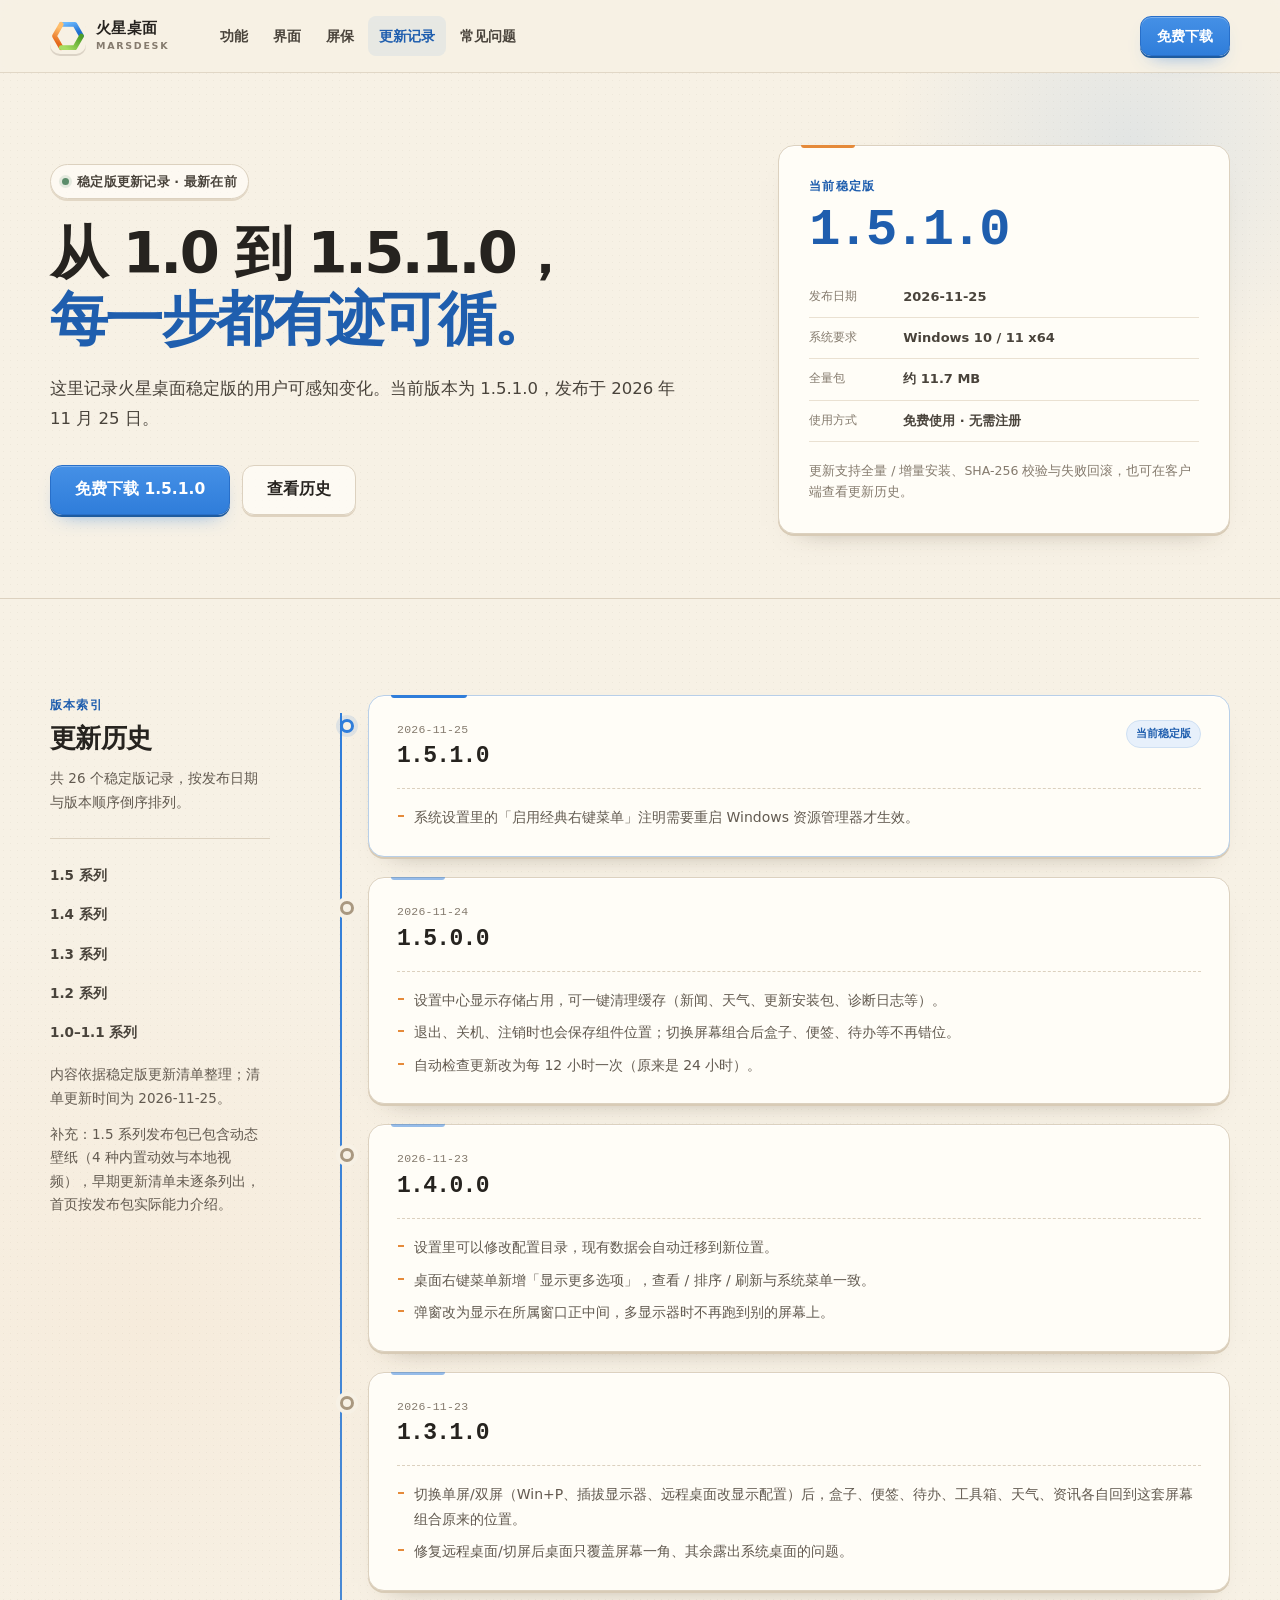
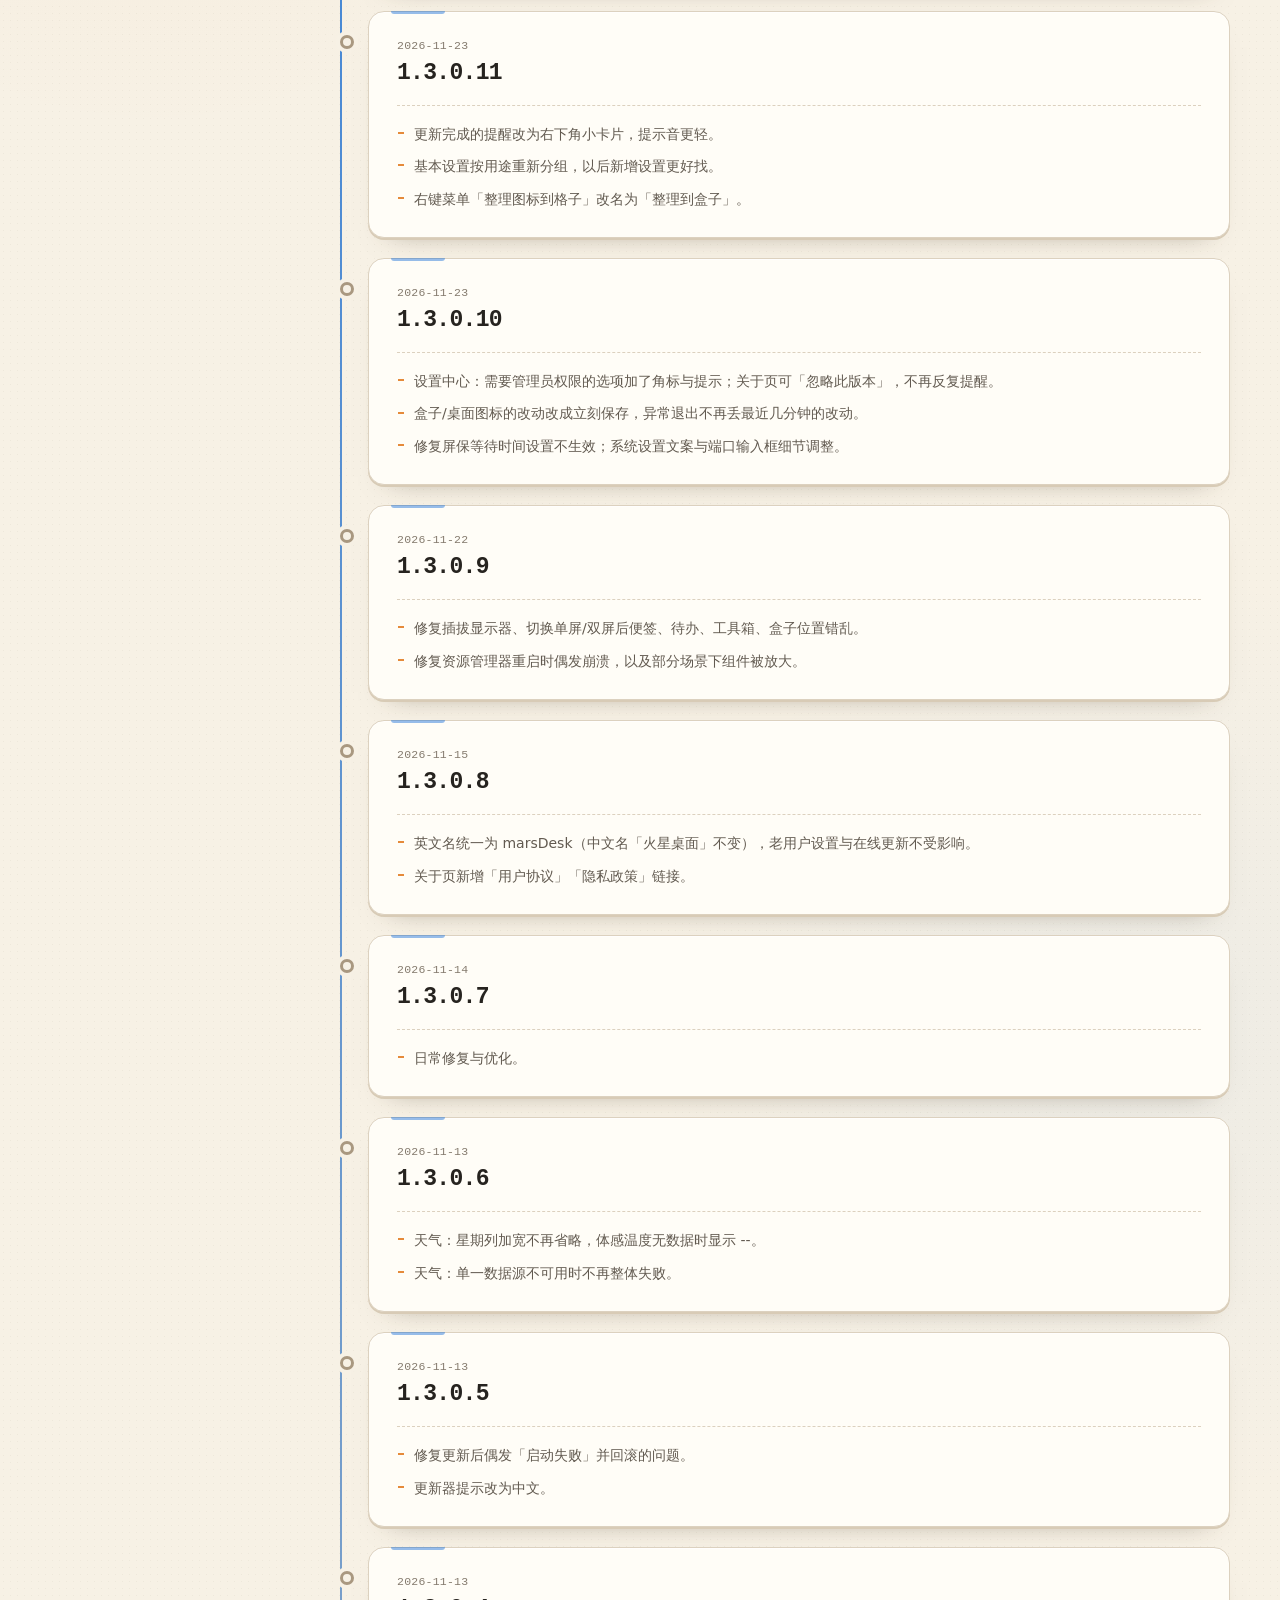
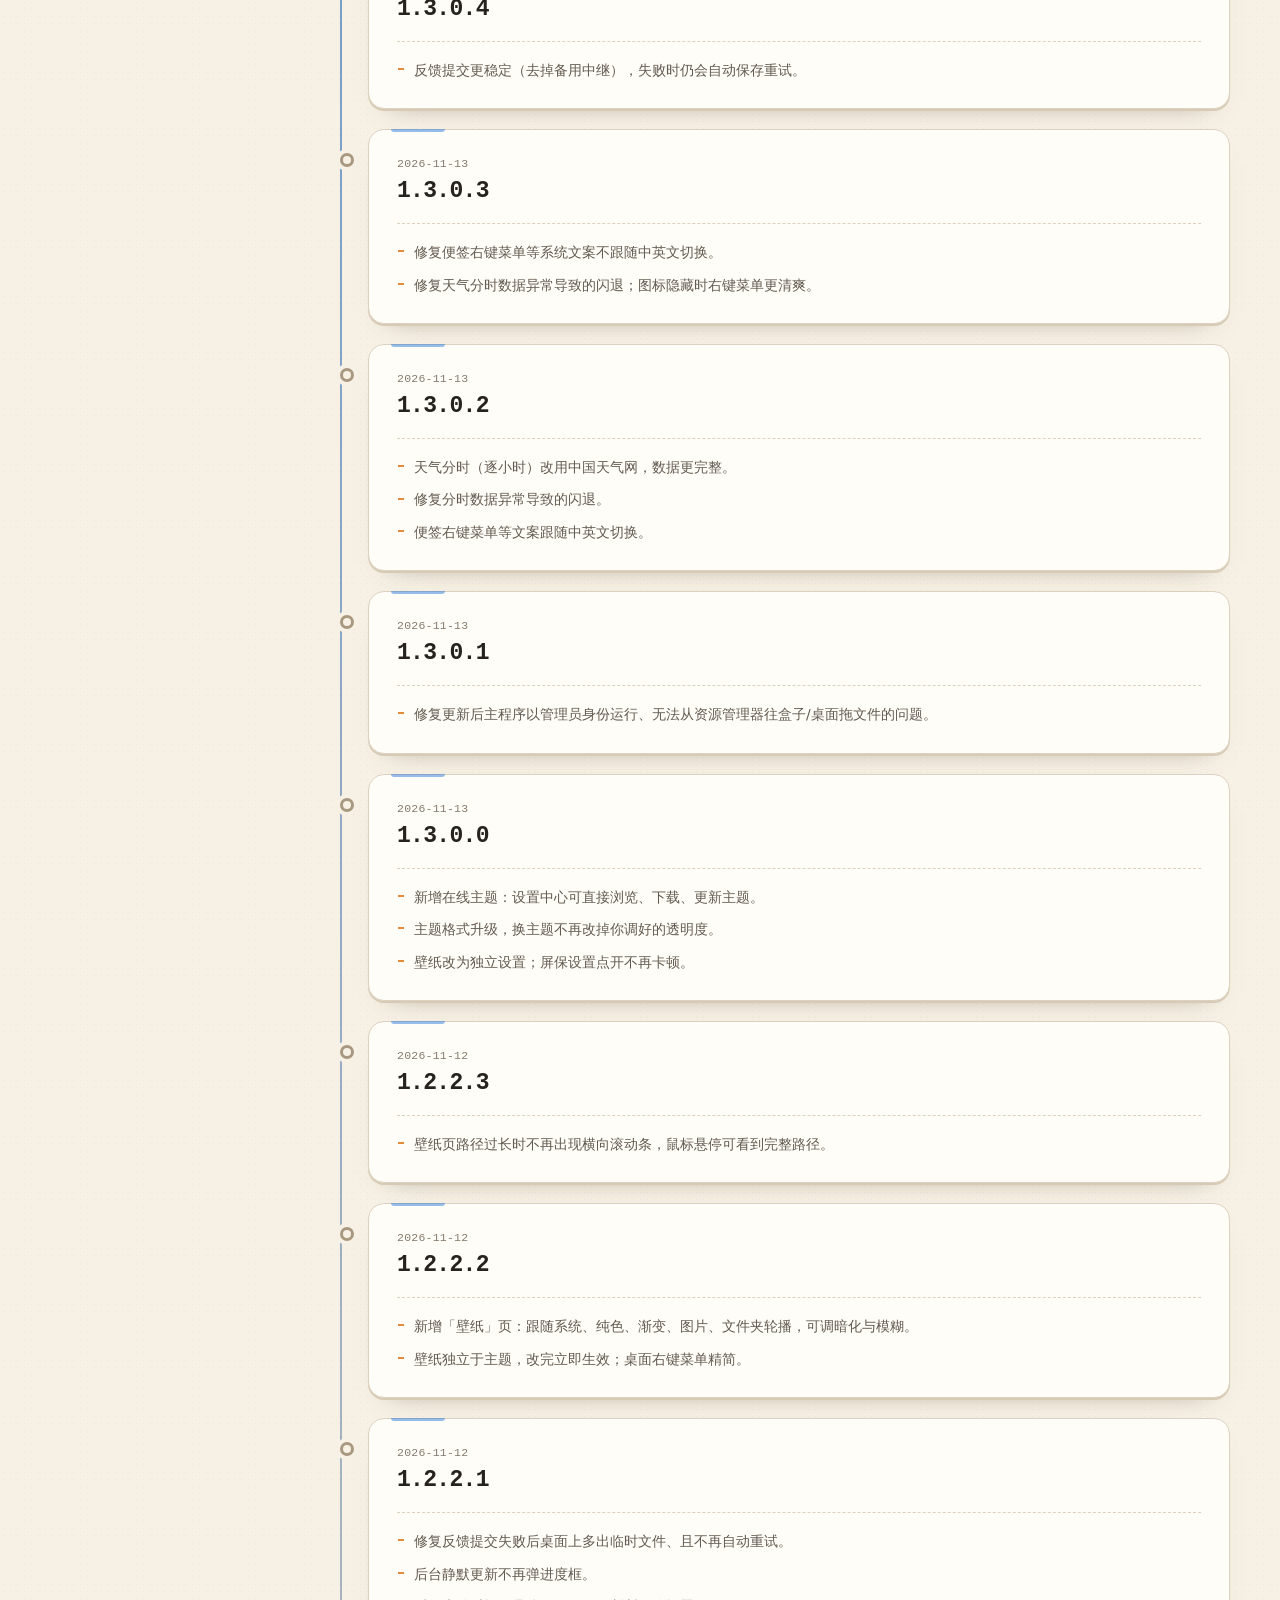
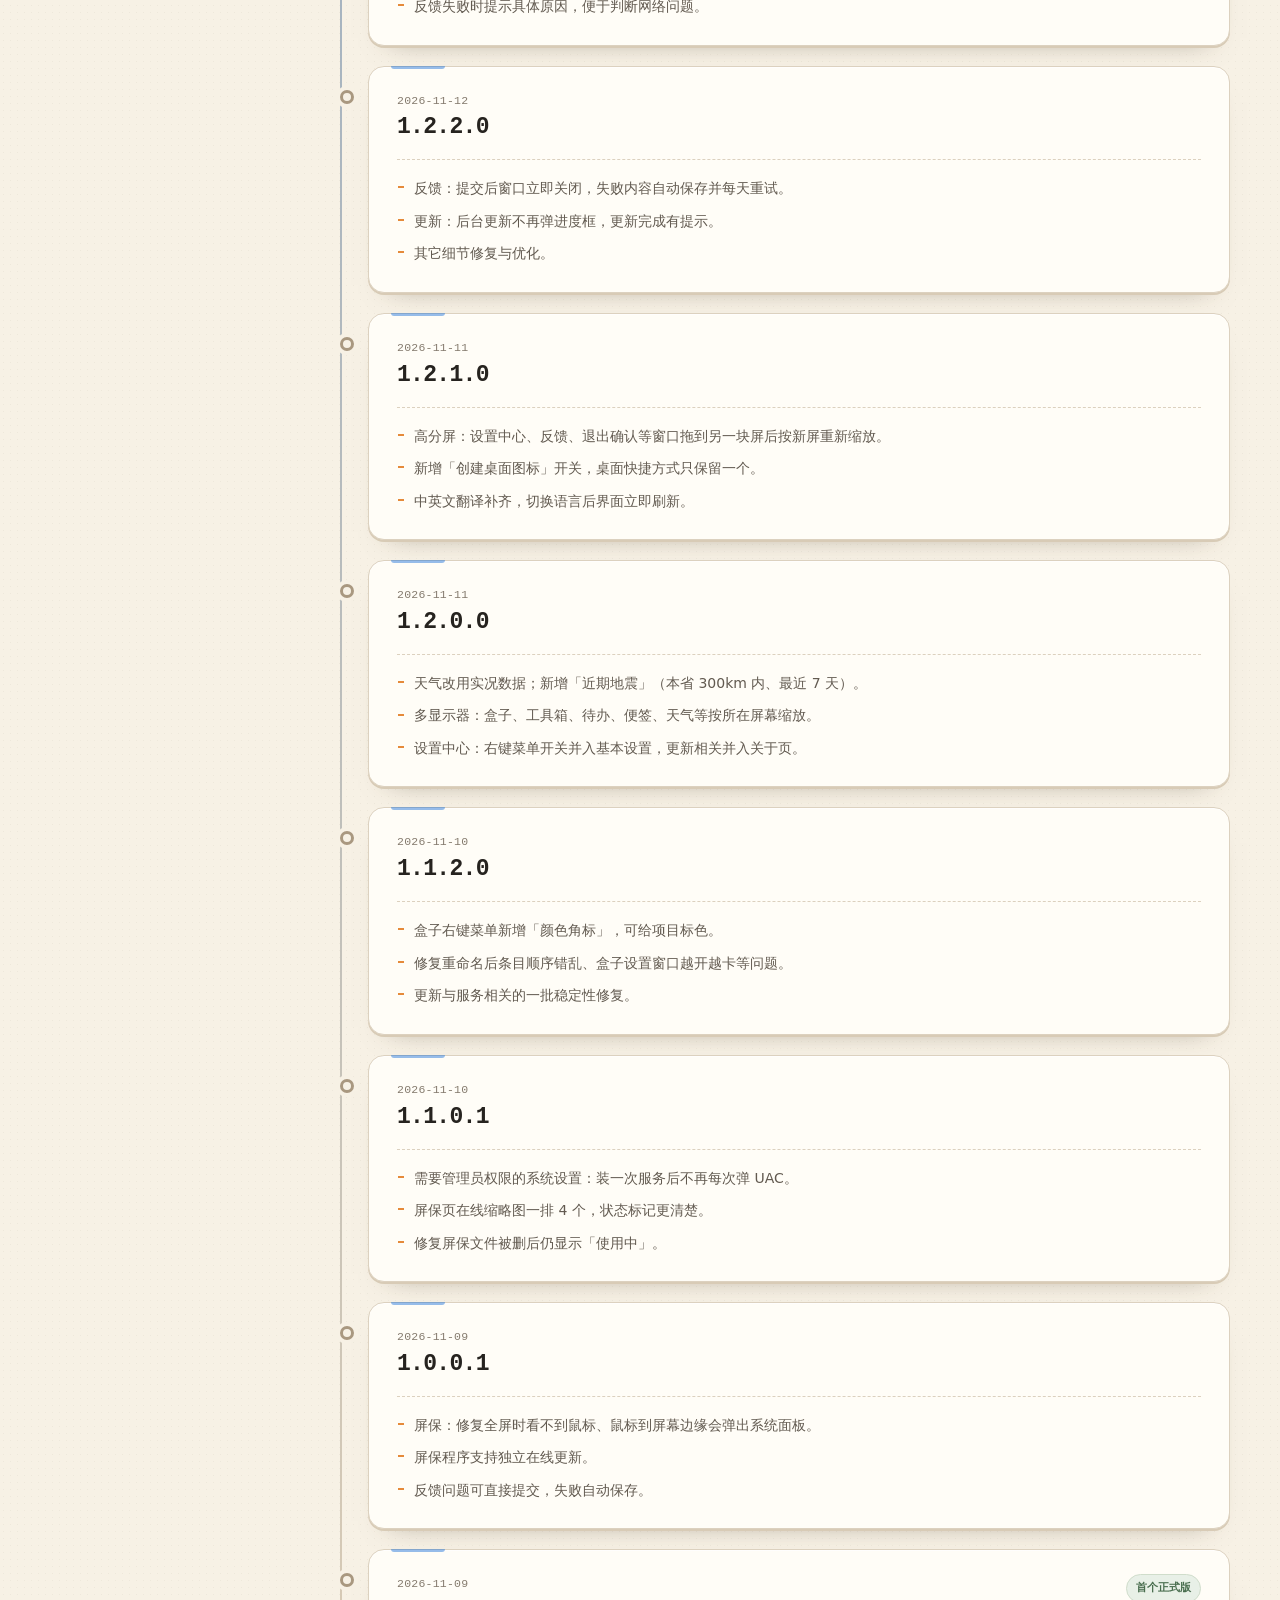
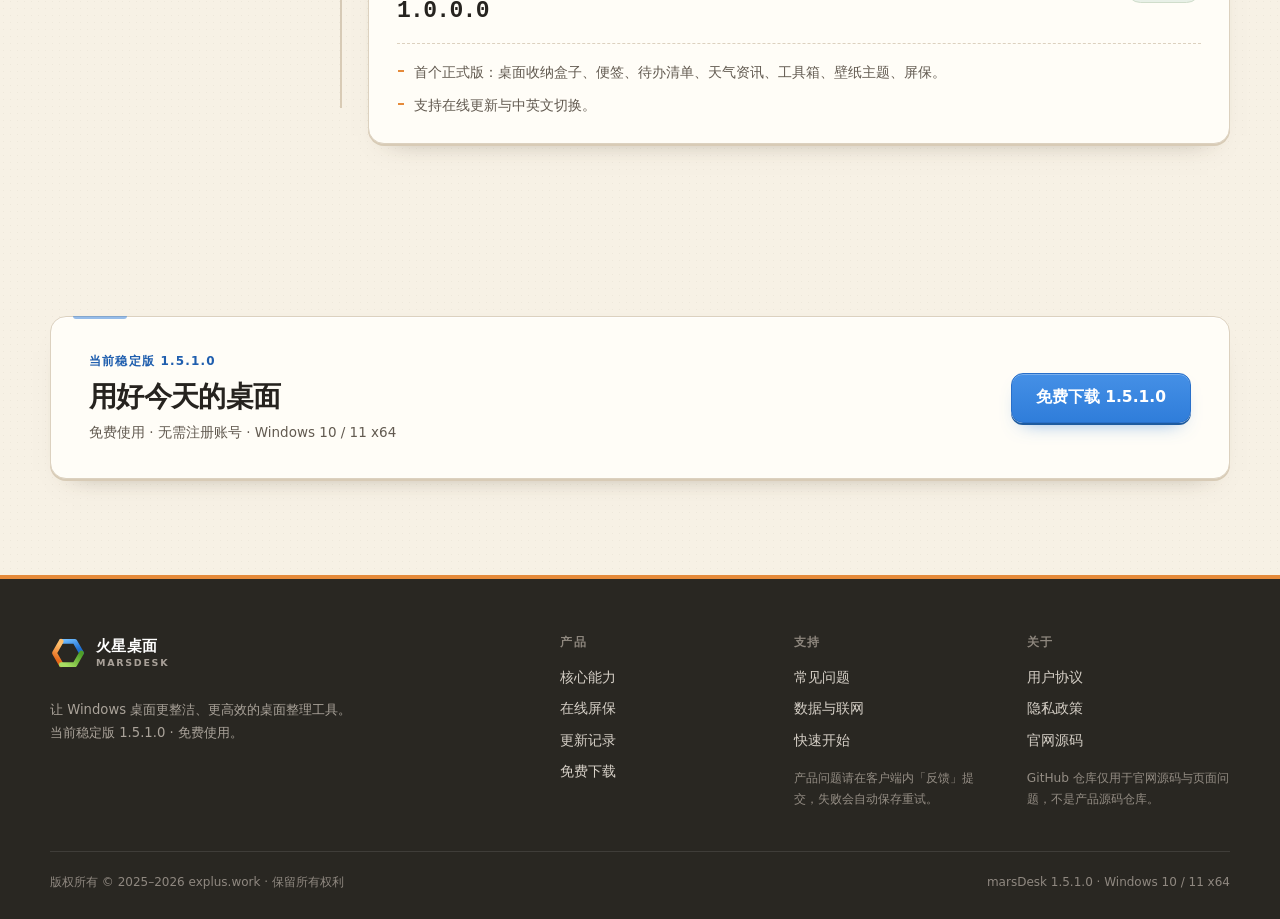
<file: changelog.html>
<!DOCTYPE html>
<html lang="zh-CN">
<head>
  <meta charset="utf-8">
  <meta name="viewport" content="width=device-width, initial-scale=1">
  <title>更新记录 — 火星桌面 marsDesk 1.5.1.0</title>
  <meta name="description" content="火星桌面 marsDesk 稳定版更新记录：从 1.0.0.0 到当前 1.5.1.0，最新版本在前。查看动态壁纸、多屏布局、存储清理、配置迁移与系统设置等变化。">
  <meta name="theme-color" content="#f7f1e5">
  <meta name="color-scheme" content="light">
  <meta property="og:type" content="website">
  <meta property="og:title" content="更新记录 — 火星桌面 marsDesk">
  <meta property="og:description" content="从 1.0.0.0 到 1.5.1.0，稳定版更新记录最新在前。">
  <meta property="og:image" content="https://www.explus.work/assets/img/og.jpg">
  <meta property="og:url" content="https://www.explus.work/changelog.html">
  <meta property="og:site_name" content="火星桌面 marsDesk">
  <meta name="twitter:card" content="summary_large_image">
  <meta name="twitter:title" content="更新记录 — 火星桌面 marsDesk 1.5.1.0">
  <meta name="twitter:description" content="稳定版更新记录，最新版本在前。">
  <meta name="twitter:image" content="https://www.explus.work/assets/img/og.jpg">
  <link rel="canonical" href="https://www.explus.work/changelog.html">
  <link rel="icon" type="image/svg+xml" href="assets/img/logo.svg">
  <link rel="icon" type="image/png" href="assets/img/favicon.png">
  <link rel="apple-touch-icon" href="assets/img/logo-180.png">
  <link rel="stylesheet" href="assets/css/style.css">
  <script>document.documentElement.classList.add('js');</script>
  <script type="application/ld+json">
  {
    "@context": "https://schema.org",
    "@type": "WebPage",
    "@id": "https://www.explus.work/changelog.html#page",
    "name": "火星桌面 marsDesk 更新记录",
    "description": "火星桌面 marsDesk 从 1.0.0.0 到 1.5.1.0 的稳定版更新记录，最新版本在前。",
    "url": "https://www.explus.work/changelog.html",
    "dateModified": "2026-11-25",
    "inLanguage": "zh-CN",
    "isPartOf": { "@type": "WebSite", "@id": "https://www.explus.work/#website", "name": "火星桌面 marsDesk", "url": "https://www.explus.work/" },
    "about": { "@type": "SoftwareApplication", "@id": "https://www.explus.work/#software", "name": "火星桌面", "alternateName": "marsDesk", "softwareVersion": "1.5.1.0", "operatingSystem": "Windows 10, Windows 11", "isAccessibleForFree": true },
    "mainEntity": { "@type": "ItemList", "name": "火星桌面稳定版更新记录", "numberOfItems": 26, "itemListOrder": "https://schema.org/ItemListOrderDescending", "itemListElement": [
      { "@type": "ListItem", "position": 1, "item": { "@type": "SoftwareApplication", "name": "火星桌面 1.5.1.0", "softwareVersion": "1.5.1.0", "datePublished": "2026-11-25" } },
      { "@type": "ListItem", "position": 2, "item": { "@type": "SoftwareApplication", "name": "火星桌面 1.5.0.0", "softwareVersion": "1.5.0.0", "datePublished": "2026-11-24" } },
      { "@type": "ListItem", "position": 26, "item": { "@type": "SoftwareApplication", "name": "火星桌面 1.0.0.0", "softwareVersion": "1.0.0.0", "datePublished": "2026-11-09" } }
    ] }
  }
  </script>
</head>
<body class="changelog-page">
  <a class="skip-link" href="#main">跳到主要内容</a>

  <header class="site-header" id="site-header">
    <div class="container nav-inner">
      <a class="brand" href="index.html" aria-label="火星桌面 首页"><img src="assets/img/logo.svg" alt="" width="36" height="36"><span class="brand-text"><strong>火星桌面</strong><em>marsDesk</em></span></a>
      <nav class="nav-links" aria-label="主导航">
        <a href="index.html#features">功能</a>
        <a href="index.html#showcase">界面</a>
        <a href="screensavers.html">屏保</a>
        <a href="changelog.html" aria-current="page">更新记录</a>
        <a href="index.html#faq">常见问题</a>
      </nav>
      <div class="nav-actions">
        <a class="btn btn-primary nav-download" href="https://update.explus.work/deskupdate/stable/x64/latest.zip">免费下载</a>
        <button class="nav-toggle" type="button" aria-label="打开菜单" aria-expanded="false" aria-controls="mobile-menu"><span class="menu-bars" aria-hidden="true"><i></i><i></i><i></i></span></button>
      </div>
    </div>
    <nav class="mobile-menu" id="mobile-menu" aria-label="移动端主导航" hidden>
      <a href="index.html#features">功能</a>
      <a href="index.html#showcase">界面</a>
      <a href="screensavers.html">屏保</a>
      <a href="changelog.html" aria-current="page">更新记录</a>
      <a href="index.html#faq">常见问题</a>
      <a href="terms.html">用户协议</a>
      <a href="privacy.html">隐私政策</a>
    </nav>
  </header>

  <main id="main">
    <section class="page-hero changelog-hero" aria-labelledby="page-title">
      <div class="container page-hero-grid">
        <div>
          <p class="release-chip"><span class="status-dot" aria-hidden="true"></span>稳定版更新记录 · 最新在前</p>
          <h1 id="page-title">从 1.0 到 1.5.1.0，<br><span>每一步都有迹可循。</span></h1>
          <p class="page-lead">这里记录火星桌面稳定版的用户可感知变化。当前版本为 1.5.1.0，发布于 2026 年 11 月 25 日。</p>
          <div class="hero-actions"><a class="btn btn-primary btn-lg" href="https://update.explus.work/deskupdate/stable/x64/latest.zip">免费下载 1.5.1.0</a><a class="btn btn-outline btn-lg" href="#history">查看历史</a></div>
        </div>
        <aside class="current-release paper-card" aria-label="当前版本信息">
          <p class="mini-label">当前稳定版</p>
          <p class="current-version">1.5.1.0</p>
          <dl><div><dt>发布日期</dt><dd>2026-11-25</dd></div><div><dt>系统要求</dt><dd>Windows 10 / 11 x64</dd></div><div><dt>全量包</dt><dd>约 11.7 MB</dd></div><div><dt>使用方式</dt><dd>免费使用 · 无需注册</dd></div></dl>
          <p class="current-note">更新支持全量 / 增量安装、SHA-256 校验与失败回滚，也可在客户端查看更新历史。</p>
        </aside>
      </div>
    </section>

    <section class="section history-section" id="history" aria-labelledby="history-title">
      <div class="container history-layout">
        <aside class="history-aside reveal">
          <p class="mini-label">版本索引</p>
          <h2>更新历史</h2>
          <p>共 26 个稳定版记录，按发布日期与版本顺序倒序排列。</p>
          <nav aria-label="版本系列"><a href="#v1510">1.5 系列</a><a href="#v1400">1.4 系列</a><a href="#v1310">1.3 系列</a><a href="#v1220">1.2 系列</a><a href="#v1000">1.0–1.1 系列</a></nav>
          <p class="source-note">内容依据稳定版更新清单整理；清单更新时间为 2026-11-25。</p>
          <p class="source-note">补充：1.5 系列发布包已包含动态壁纸（4 种内置动效与本地视频），早期更新清单未逐条列出，首页按发布包实际能力介绍。</p>
        </aside>

        <div class="history-list-wrap">
          <h2 class="visually-hidden" id="history-title">全部稳定版更新记录</h2>
          <ol class="history-list">
            <li class="history-entry is-current reveal" id="v1510">
              <div class="history-marker" aria-hidden="true"></div>
              <article class="history-card paper-card">
                <header><div><p class="history-date"><time datetime="2026-11-25">2026-11-25</time></p><h3>1.5.1.0</h3></div><span class="current-badge">当前稳定版</span></header>
                <ul><li>系统设置里的「启用经典右键菜单」注明需要重启 Windows 资源管理器才生效。</li></ul>
              </article>
            </li>
            <li class="history-entry reveal">
              <div class="history-marker" aria-hidden="true"></div>
              <article class="history-card paper-card">
                <header><div><p class="history-date"><time datetime="2026-11-24">2026-11-24</time></p><h3>1.5.0.0</h3></div></header>
                <ul><li>设置中心显示存储占用，可一键清理缓存（新闻、天气、更新安装包、诊断日志等）。</li><li>退出、关机、注销时也会保存组件位置；切换屏幕组合后盒子、便签、待办等不再错位。</li><li>自动检查更新改为每 12 小时一次（原来是 24 小时）。</li></ul>
              </article>
            </li>
            <li class="history-entry reveal" id="v1400">
              <div class="history-marker" aria-hidden="true"></div>
              <article class="history-card paper-card">
                <header><div><p class="history-date"><time datetime="2026-11-23">2026-11-23</time></p><h3>1.4.0.0</h3></div></header>
                <ul><li>设置里可以修改配置目录，现有数据会自动迁移到新位置。</li><li>桌面右键菜单新增「显示更多选项」，查看 / 排序 / 刷新与系统菜单一致。</li><li>弹窗改为显示在所属窗口正中间，多显示器时不再跑到别的屏幕上。</li></ul>
              </article>
            </li>
            <li class="history-entry reveal">
              <div class="history-marker" aria-hidden="true"></div>
              <article class="history-card paper-card">
                <header><div><p class="history-date"><time datetime="2026-11-23">2026-11-23</time></p><h3>1.3.1.0</h3></div></header>
                <ul><li>切换单屏/双屏（Win+P、插拔显示器、远程桌面改显示配置）后，盒子、便签、待办、工具箱、天气、资讯各自回到这套屏幕组合原来的位置。</li><li>修复远程桌面/切屏后桌面只覆盖屏幕一角、其余露出系统桌面的问题。</li></ul>
              </article>
            </li>
            <li class="history-entry reveal" id="v1310">
              <div class="history-marker" aria-hidden="true"></div>
              <article class="history-card paper-card">
                <header><div><p class="history-date"><time datetime="2026-11-23">2026-11-23</time></p><h3>1.3.0.11</h3></div></header>
                <ul><li>更新完成的提醒改为右下角小卡片，提示音更轻。</li><li>基本设置按用途重新分组，以后新增设置更好找。</li><li>右键菜单「整理图标到格子」改名为「整理到盒子」。</li></ul>
              </article>
            </li>
            <li class="history-entry reveal">
              <div class="history-marker" aria-hidden="true"></div>
              <article class="history-card paper-card">
                <header><div><p class="history-date"><time datetime="2026-11-23">2026-11-23</time></p><h3>1.3.0.10</h3></div></header>
                <ul><li>设置中心：需要管理员权限的选项加了角标与提示；关于页可「忽略此版本」，不再反复提醒。</li><li>盒子/桌面图标的改动改成立刻保存，异常退出不再丢最近几分钟的改动。</li><li>修复屏保等待时间设置不生效；系统设置文案与端口输入框细节调整。</li></ul>
              </article>
            </li>
            <li class="history-entry reveal">
              <div class="history-marker" aria-hidden="true"></div>
              <article class="history-card paper-card">
                <header><div><p class="history-date"><time datetime="2026-11-22">2026-11-22</time></p><h3>1.3.0.9</h3></div></header>
                <ul><li>修复插拔显示器、切换单屏/双屏后便签、待办、工具箱、盒子位置错乱。</li><li>修复资源管理器重启时偶发崩溃，以及部分场景下组件被放大。</li></ul>
              </article>
            </li>
            <li class="history-entry reveal">
              <div class="history-marker" aria-hidden="true"></div>
              <article class="history-card paper-card">
                <header><div><p class="history-date"><time datetime="2026-11-15">2026-11-15</time></p><h3>1.3.0.8</h3></div></header>
                <ul><li>英文名统一为 marsDesk（中文名「火星桌面」不变），老用户设置与在线更新不受影响。</li><li>关于页新增「用户协议」「隐私政策」链接。</li></ul>
              </article>
            </li>
            <li class="history-entry reveal">
              <div class="history-marker" aria-hidden="true"></div>
              <article class="history-card paper-card">
                <header><div><p class="history-date"><time datetime="2026-11-14">2026-11-14</time></p><h3>1.3.0.7</h3></div></header>
                <ul><li>日常修复与优化。</li></ul>
              </article>
            </li>
            <li class="history-entry reveal">
              <div class="history-marker" aria-hidden="true"></div>
              <article class="history-card paper-card">
                <header><div><p class="history-date"><time datetime="2026-11-13">2026-11-13</time></p><h3>1.3.0.6</h3></div></header>
                <ul><li>天气：星期列加宽不再省略，体感温度无数据时显示 --。</li><li>天气：单一数据源不可用时不再整体失败。</li></ul>
              </article>
            </li>
            <li class="history-entry reveal">
              <div class="history-marker" aria-hidden="true"></div>
              <article class="history-card paper-card">
                <header><div><p class="history-date"><time datetime="2026-11-13">2026-11-13</time></p><h3>1.3.0.5</h3></div></header>
                <ul><li>修复更新后偶发「启动失败」并回滚的问题。</li><li>更新器提示改为中文。</li></ul>
              </article>
            </li>
            <li class="history-entry reveal">
              <div class="history-marker" aria-hidden="true"></div>
              <article class="history-card paper-card">
                <header><div><p class="history-date"><time datetime="2026-11-13">2026-11-13</time></p><h3>1.3.0.4</h3></div></header>
                <ul><li>反馈提交更稳定（去掉备用中继），失败时仍会自动保存重试。</li></ul>
              </article>
            </li>
            <li class="history-entry reveal">
              <div class="history-marker" aria-hidden="true"></div>
              <article class="history-card paper-card">
                <header><div><p class="history-date"><time datetime="2026-11-13">2026-11-13</time></p><h3>1.3.0.3</h3></div></header>
                <ul><li>修复便签右键菜单等系统文案不跟随中英文切换。</li><li>修复天气分时数据异常导致的闪退；图标隐藏时右键菜单更清爽。</li></ul>
              </article>
            </li>
            <li class="history-entry reveal">
              <div class="history-marker" aria-hidden="true"></div>
              <article class="history-card paper-card">
                <header><div><p class="history-date"><time datetime="2026-11-13">2026-11-13</time></p><h3>1.3.0.2</h3></div></header>
                <ul><li>天气分时（逐小时）改用中国天气网，数据更完整。</li><li>修复分时数据异常导致的闪退。</li><li>便签右键菜单等文案跟随中英文切换。</li></ul>
              </article>
            </li>
            <li class="history-entry reveal">
              <div class="history-marker" aria-hidden="true"></div>
              <article class="history-card paper-card">
                <header><div><p class="history-date"><time datetime="2026-11-13">2026-11-13</time></p><h3>1.3.0.1</h3></div></header>
                <ul><li>修复更新后主程序以管理员身份运行、无法从资源管理器往盒子/桌面拖文件的问题。</li></ul>
              </article>
            </li>
            <li class="history-entry reveal">
              <div class="history-marker" aria-hidden="true"></div>
              <article class="history-card paper-card">
                <header><div><p class="history-date"><time datetime="2026-11-13">2026-11-13</time></p><h3>1.3.0.0</h3></div></header>
                <ul><li>新增在线主题：设置中心可直接浏览、下载、更新主题。</li><li>主题格式升级，换主题不再改掉你调好的透明度。</li><li>壁纸改为独立设置；屏保设置点开不再卡顿。</li></ul>
              </article>
            </li>
            <li class="history-entry reveal" id="v1220">
              <div class="history-marker" aria-hidden="true"></div>
              <article class="history-card paper-card">
                <header><div><p class="history-date"><time datetime="2026-11-12">2026-11-12</time></p><h3>1.2.2.3</h3></div></header>
                <ul><li>壁纸页路径过长时不再出现横向滚动条，鼠标悬停可看到完整路径。</li></ul>
              </article>
            </li>
            <li class="history-entry reveal">
              <div class="history-marker" aria-hidden="true"></div>
              <article class="history-card paper-card">
                <header><div><p class="history-date"><time datetime="2026-11-12">2026-11-12</time></p><h3>1.2.2.2</h3></div></header>
                <ul><li>新增「壁纸」页：跟随系统、纯色、渐变、图片、文件夹轮播，可调暗化与模糊。</li><li>壁纸独立于主题，改完立即生效；桌面右键菜单精简。</li></ul>
              </article>
            </li>
            <li class="history-entry reveal">
              <div class="history-marker" aria-hidden="true"></div>
              <article class="history-card paper-card">
                <header><div><p class="history-date"><time datetime="2026-11-12">2026-11-12</time></p><h3>1.2.2.1</h3></div></header>
                <ul><li>修复反馈提交失败后桌面上多出临时文件、且不再自动重试。</li><li>后台静默更新不再弹进度框。</li><li>反馈失败时提示具体原因，便于判断网络问题。</li></ul>
              </article>
            </li>
            <li class="history-entry reveal">
              <div class="history-marker" aria-hidden="true"></div>
              <article class="history-card paper-card">
                <header><div><p class="history-date"><time datetime="2026-11-12">2026-11-12</time></p><h3>1.2.2.0</h3></div></header>
                <ul><li>反馈：提交后窗口立即关闭，失败内容自动保存并每天重试。</li><li>更新：后台更新不再弹进度框，更新完成有提示。</li><li>其它细节修复与优化。</li></ul>
              </article>
            </li>
            <li class="history-entry reveal">
              <div class="history-marker" aria-hidden="true"></div>
              <article class="history-card paper-card">
                <header><div><p class="history-date"><time datetime="2026-11-11">2026-11-11</time></p><h3>1.2.1.0</h3></div></header>
                <ul><li>高分屏：设置中心、反馈、退出确认等窗口拖到另一块屏后按新屏重新缩放。</li><li>新增「创建桌面图标」开关，桌面快捷方式只保留一个。</li><li>中英文翻译补齐，切换语言后界面立即刷新。</li></ul>
              </article>
            </li>
            <li class="history-entry reveal">
              <div class="history-marker" aria-hidden="true"></div>
              <article class="history-card paper-card">
                <header><div><p class="history-date"><time datetime="2026-11-11">2026-11-11</time></p><h3>1.2.0.0</h3></div></header>
                <ul><li>天气改用实况数据；新增「近期地震」（本省 300km 内、最近 7 天）。</li><li>多显示器：盒子、工具箱、待办、便签、天气等按所在屏幕缩放。</li><li>设置中心：右键菜单开关并入基本设置，更新相关并入关于页。</li></ul>
              </article>
            </li>
            <li class="history-entry reveal">
              <div class="history-marker" aria-hidden="true"></div>
              <article class="history-card paper-card">
                <header><div><p class="history-date"><time datetime="2026-11-10">2026-11-10</time></p><h3>1.1.2.0</h3></div></header>
                <ul><li>盒子右键菜单新增「颜色角标」，可给项目标色。</li><li>修复重命名后条目顺序错乱、盒子设置窗口越开越卡等问题。</li><li>更新与服务相关的一批稳定性修复。</li></ul>
              </article>
            </li>
            <li class="history-entry reveal">
              <div class="history-marker" aria-hidden="true"></div>
              <article class="history-card paper-card">
                <header><div><p class="history-date"><time datetime="2026-11-10">2026-11-10</time></p><h3>1.1.0.1</h3></div></header>
                <ul><li>需要管理员权限的系统设置：装一次服务后不再每次弹 UAC。</li><li>屏保页在线缩略图一排 4 个，状态标记更清楚。</li><li>修复屏保文件被删后仍显示「使用中」。</li></ul>
              </article>
            </li>
            <li class="history-entry reveal" id="v1000">
              <div class="history-marker" aria-hidden="true"></div>
              <article class="history-card paper-card">
                <header><div><p class="history-date"><time datetime="2026-11-09">2026-11-09</time></p><h3>1.0.0.1</h3></div></header>
                <ul><li>屏保：修复全屏时看不到鼠标、鼠标到屏幕边缘会弹出系统面板。</li><li>屏保程序支持独立在线更新。</li><li>反馈问题可直接提交，失败自动保存。</li></ul>
              </article>
            </li>
            <li class="history-entry reveal">
              <div class="history-marker" aria-hidden="true"></div>
              <article class="history-card paper-card">
                <header><div><p class="history-date"><time datetime="2026-11-09">2026-11-09</time></p><h3>1.0.0.0</h3></div><span class="first-badge">首个正式版</span></header>
                <ul><li>首个正式版：桌面收纳盒子、便签、待办清单、天气资讯、工具箱、壁纸主题、屏保。</li><li>支持在线更新与中英文切换。</li></ul>
              </article>
            </li>
          </ol>
        </div>
      </div>
    </section>

    <section class="section changelog-cta-section" aria-labelledby="cta-title">
      <div class="container"><div class="changelog-cta paper-card reveal"><div><p class="mini-label">当前稳定版 1.5.1.0</p><h2 id="cta-title">用好今天的桌面</h2><p>免费使用 · 无需注册账号 · Windows 10 / 11 x64</p></div><a class="btn btn-primary btn-lg" href="https://update.explus.work/deskupdate/stable/x64/latest.zip">免费下载 1.5.1.0</a></div></div>
    </section>
  </main>

  <footer class="site-footer">
    <div class="container footer-inner">
      <div class="footer-brand"><a class="brand" href="index.html" aria-label="火星桌面 首页"><img src="assets/img/logo.svg" alt="" width="38" height="38"><span class="brand-text"><strong>火星桌面</strong><em>marsDesk</em></span></a><p>让 Windows 桌面更整洁、更高效的桌面整理工具。<br>当前稳定版 1.5.1.0 · 免费使用。</p></div>
      <nav class="footer-links" aria-label="页脚导航">
        <div><h3>产品</h3><a href="index.html#features">核心能力</a><a href="screensavers.html">在线屏保</a><a href="changelog.html">更新记录</a><a href="index.html#download">免费下载</a></div>
        <div><h3>支持</h3><a href="index.html#faq">常见问题</a><a href="index.html#data">数据与联网</a><a href="index.html#workflow">快速开始</a><p>产品问题请在客户端内「反馈」提交，失败会自动保存重试。</p></div>
        <div><h3>关于</h3><a href="terms.html">用户协议</a><a href="privacy.html">隐私政策</a><a href="https://github.com/jojocaptain520/jojocaptain520.github.io" target="_blank" rel="noopener">官网源码</a><p>GitHub 仓库仅用于官网源码与页面问题，不是产品源码仓库。</p></div>
      </nav>
    </div>
    <div class="container footer-bottom"><p>版权所有 © 2025–<span data-year>2026</span> explus.work · 保留所有权利</p><p>marsDesk 1.5.1.0 · Windows 10 / 11 x64</p></div>
  </footer>

  <script src="assets/js/main.js" defer></script>
</body>
</html>
</file>
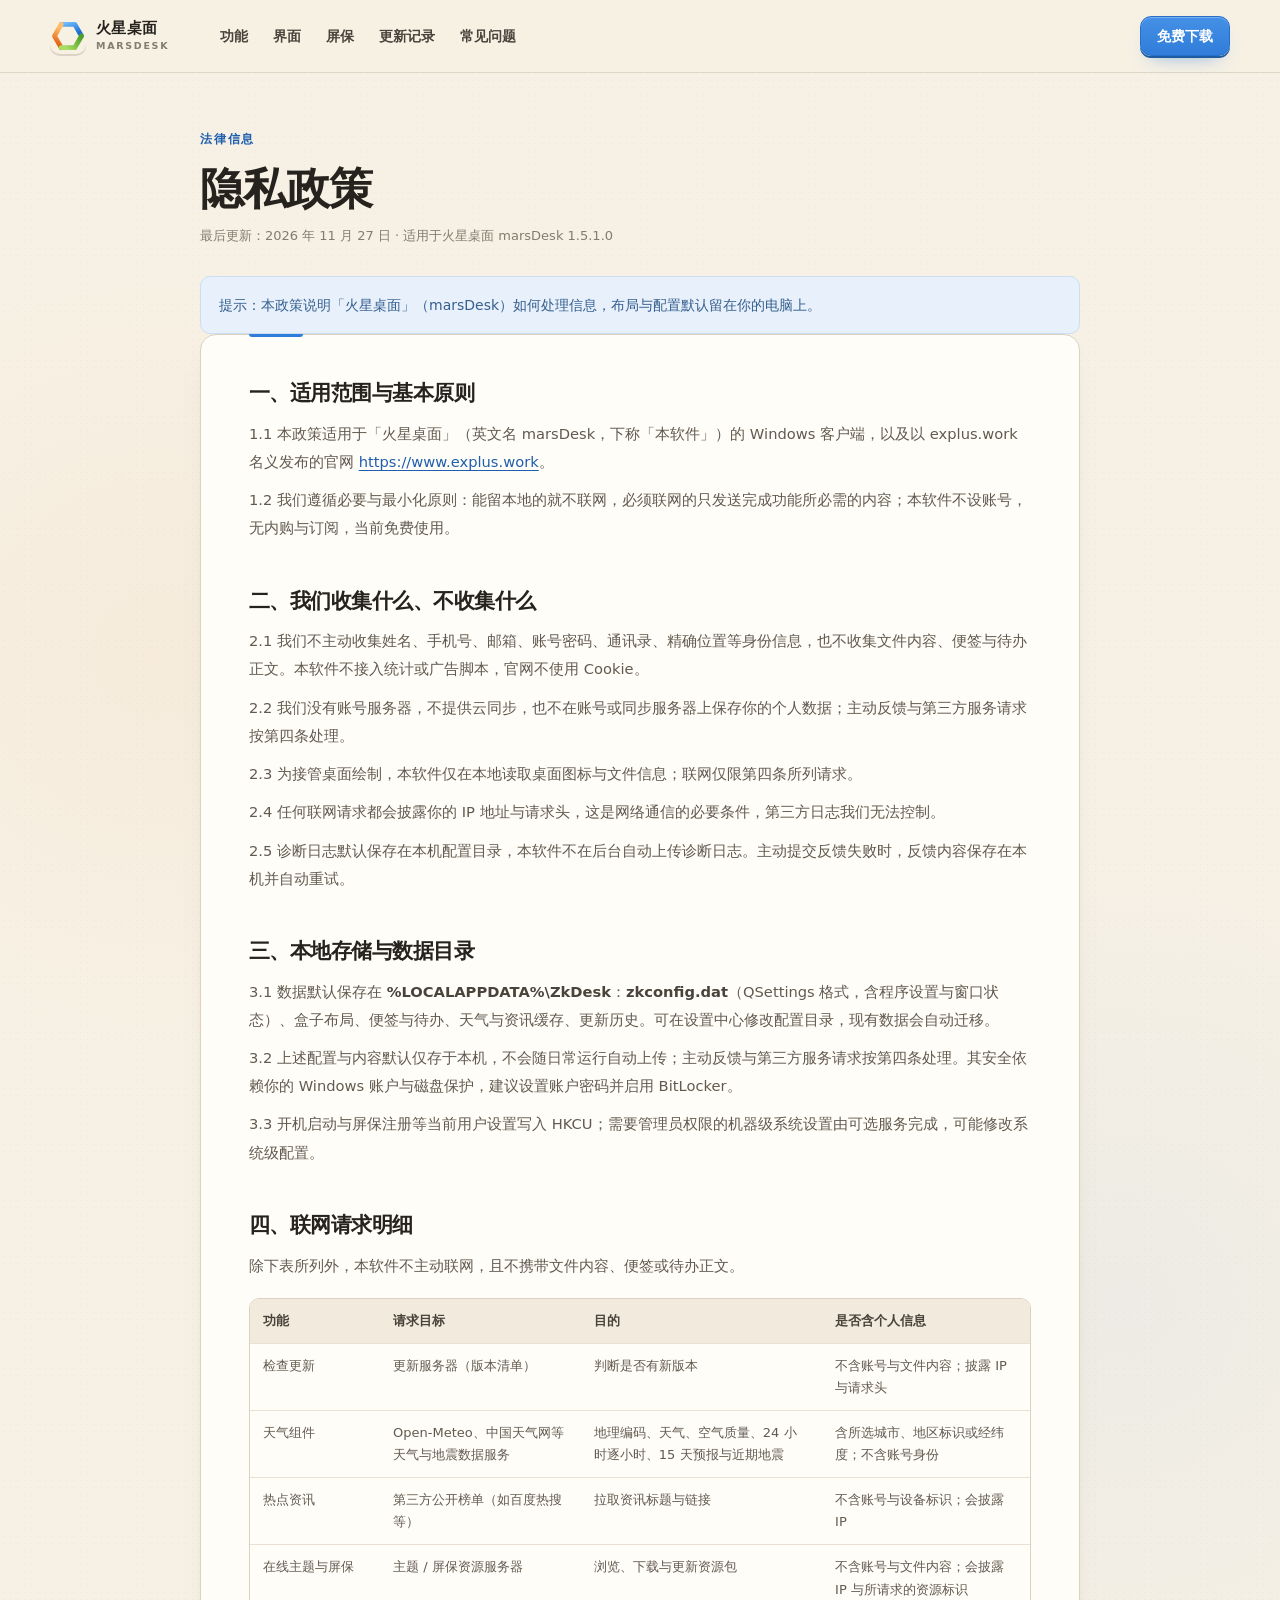
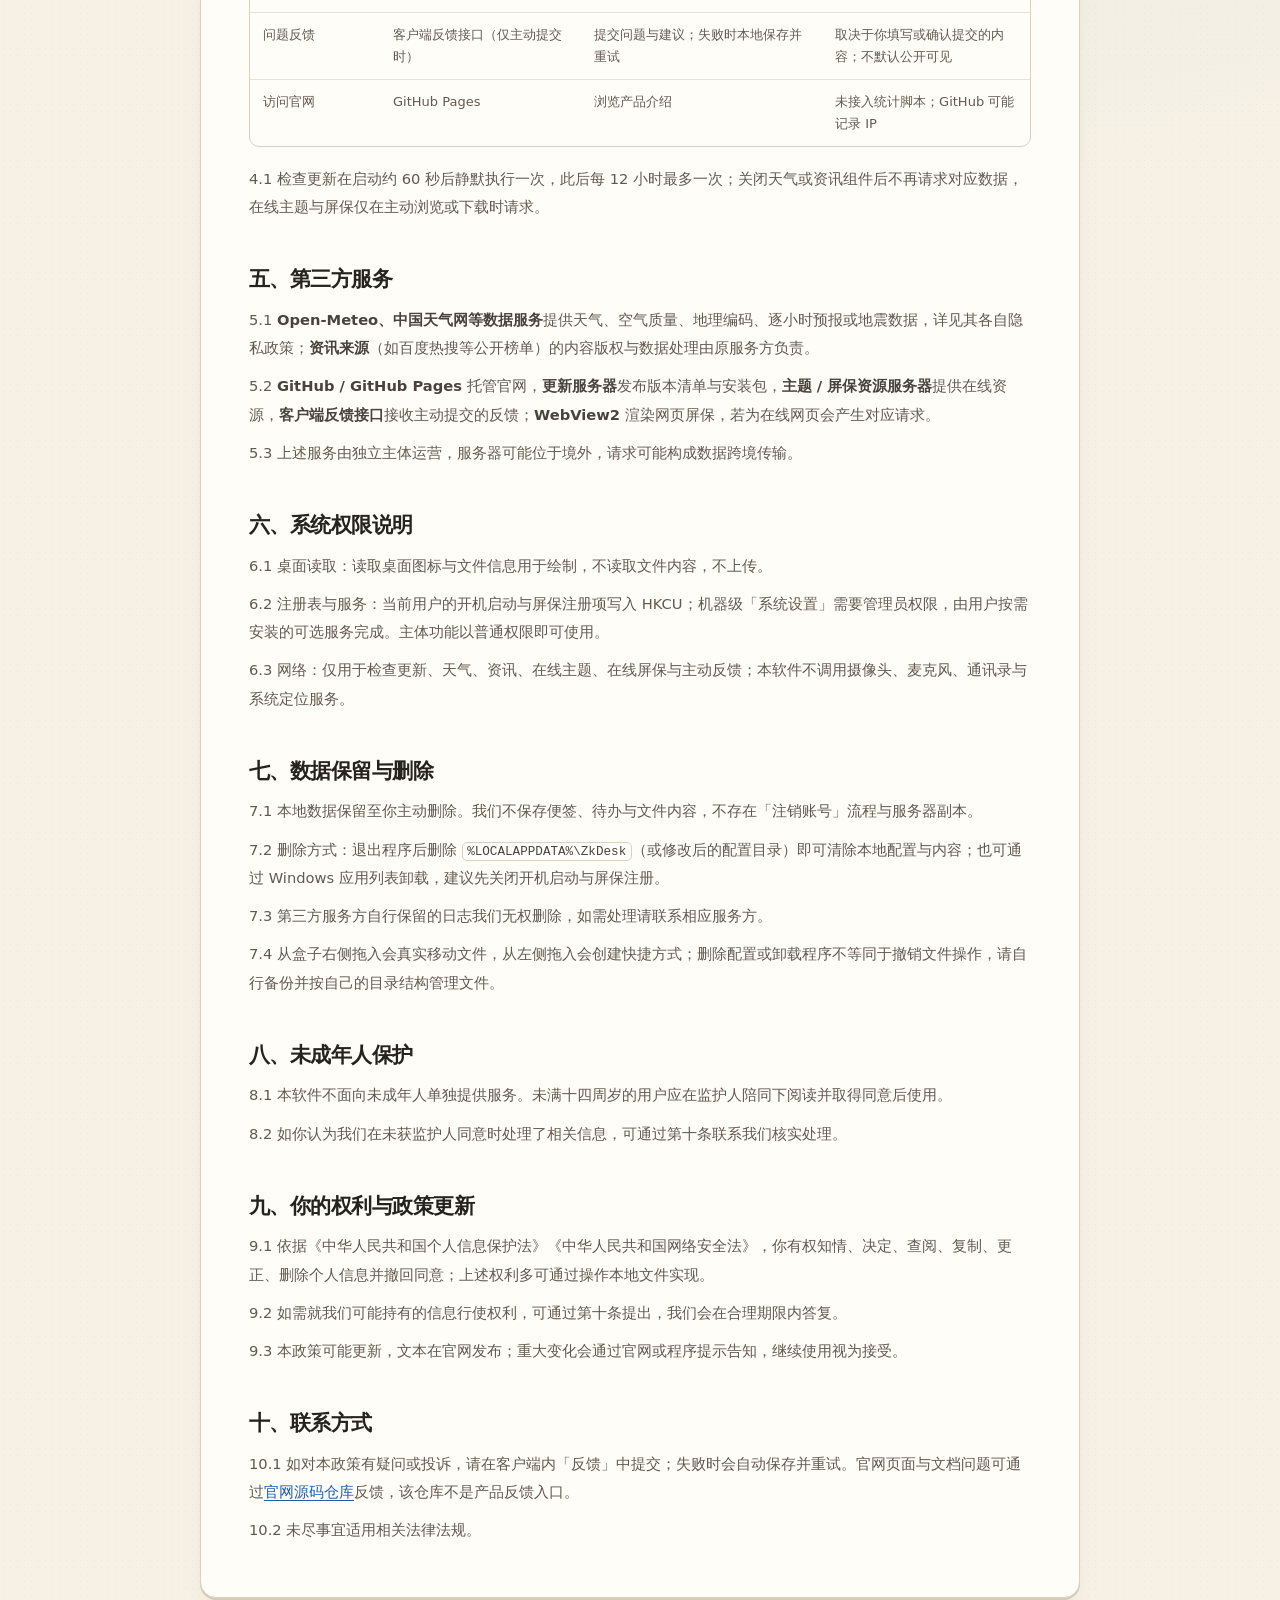
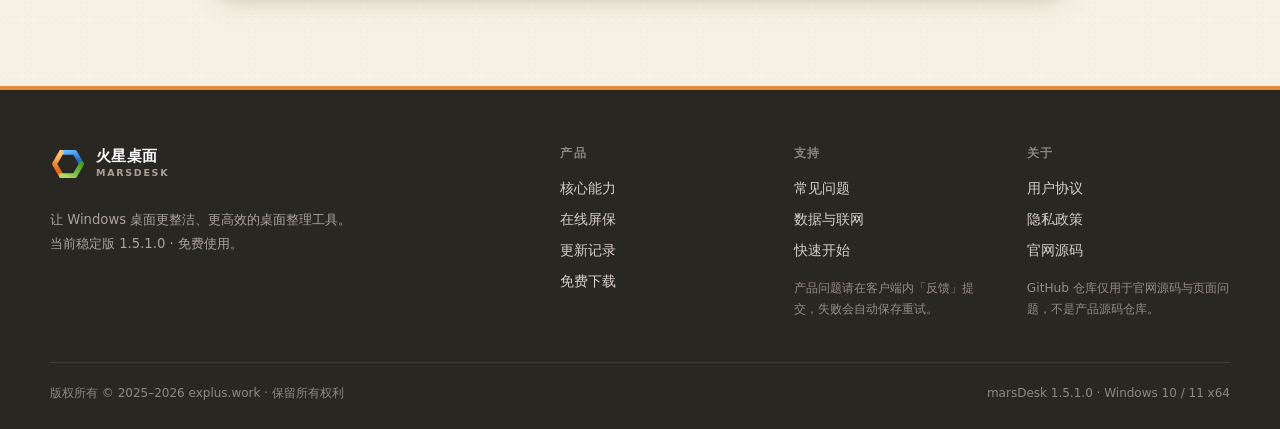
<file: privacy.html>
<!DOCTYPE html>
<html lang="zh-CN">
<head>
  <meta charset="utf-8">
  <meta name="viewport" content="width=device-width, initial-scale=1">
  <title>隐私政策 — 火星桌面 marsDesk</title>
  <meta name="description" content="火星桌面（marsDesk）1.5.1.0 隐私政策：本地存储、联网请求明细、第三方服务、系统权限、客户端反馈与数据删除方式。">
  <meta name="theme-color" content="#f7f1e5">
  <meta name="color-scheme" content="light">
  <meta property="og:type" content="article">
  <meta property="og:title" content="隐私政策 — 火星桌面 marsDesk">
  <meta property="og:description" content="适用于火星桌面 marsDesk 1.5.1.0 的隐私政策。">
  <meta property="og:image" content="https://www.explus.work/assets/img/og.jpg">
  <meta property="og:url" content="https://www.explus.work/privacy.html">
  <meta property="og:site_name" content="火星桌面 marsDesk">
  <meta name="twitter:card" content="summary_large_image">
  <meta name="twitter:title" content="隐私政策 — 火星桌面 marsDesk">
  <meta name="twitter:image" content="https://www.explus.work/assets/img/og.jpg">
  <link rel="canonical" href="https://www.explus.work/privacy.html">
  <link rel="icon" type="image/svg+xml" href="assets/img/logo.svg">
  <link rel="icon" type="image/png" href="assets/img/favicon.png">
  <link rel="apple-touch-icon" href="assets/img/logo-180.png">
  <link rel="stylesheet" href="assets/css/style.css">
  <script>document.documentElement.classList.add('js');</script>
  <script type="application/ld+json">
  {
    "@context": "https://schema.org",
    "@type": "WebPage",
    "@id": "https://www.explus.work/privacy.html#page",
    "name": "火星桌面隐私政策",
    "description": "适用于火星桌面 marsDesk 1.5.1.0 的隐私政策。",
    "url": "https://www.explus.work/privacy.html",
    "dateModified": "2026-11-27",
    "inLanguage": "zh-CN",
    "isPartOf": { "@type": "WebSite", "@id": "https://www.explus.work/#website", "name": "火星桌面 marsDesk", "url": "https://www.explus.work/" },
    "about": { "@type": "SoftwareApplication", "@id": "https://www.explus.work/#software", "name": "火星桌面", "alternateName": "marsDesk", "softwareVersion": "1.5.1.0", "operatingSystem": "Windows 10, Windows 11", "isAccessibleForFree": true }
  }
  </script>
</head>
<body class="legal-page">
  <a class="skip-link" href="#main">跳到主要内容</a>

  <header class="site-header" id="site-header">
    <div class="container nav-inner">
      <a class="brand" href="index.html" aria-label="火星桌面 首页"><img src="assets/img/logo.svg" alt="" width="36" height="36"><span class="brand-text"><strong>火星桌面</strong><em>marsDesk</em></span></a>
      <nav class="nav-links" aria-label="主导航"><a href="index.html#features">功能</a><a href="index.html#showcase">界面</a><a href="screensavers.html">屏保</a><a href="changelog.html">更新记录</a><a href="index.html#faq">常见问题</a></nav>
      <div class="nav-actions"><a class="btn btn-primary nav-download" href="https://update.explus.work/deskupdate/stable/x64/latest.zip">免费下载</a><button class="nav-toggle" type="button" aria-label="打开菜单" aria-expanded="false" aria-controls="mobile-menu"><span class="menu-bars" aria-hidden="true"><i></i><i></i><i></i></span></button></div>
    </div>
    <nav class="mobile-menu" id="mobile-menu" aria-label="移动端主导航" hidden><a href="index.html#features">功能</a><a href="index.html#showcase">界面</a><a href="screensavers.html">屏保</a><a href="changelog.html">更新记录</a><a href="index.html#faq">常见问题</a><a href="terms.html">用户协议</a><a href="privacy.html" aria-current="page">隐私政策</a></nav>
  </header>

  <main class="container narrow legal-main" id="main">
    <header class="legal-header">
      <p class="kicker">法律信息</p>
      <h1>隐私政策</h1>
      <p class="legal-meta">最后更新：2026 年 11 月 27 日 · 适用于火星桌面 marsDesk 1.5.1.0</p>
    </header>
    <p class="legal-note">提示：本政策说明「火星桌面」（marsDesk）如何处理信息，布局与配置默认留在你的电脑上。</p>

    <article class="legal-prose paper-card">
      <h2>一、适用范围与基本原则</h2>
      <p>1.1 本政策适用于「火星桌面」（英文名 marsDesk，下称「本软件」）的 Windows 客户端，以及以 explus.work 名义发布的官网 <a href="https://www.explus.work" target="_blank" rel="noopener">https://www.explus.work</a>。</p>
      <p>1.2 我们遵循必要与最小化原则：能留本地的就不联网，必须联网的只发送完成功能所必需的内容；本软件不设账号，无内购与订阅，当前免费使用。</p>

      <h2>二、我们收集什么、不收集什么</h2>
      <p>2.1 我们不主动收集姓名、手机号、邮箱、账号密码、通讯录、精确位置等身份信息，也不收集文件内容、便签与待办正文。本软件不接入统计或广告脚本，官网不使用 Cookie。</p>
      <p>2.2 我们没有账号服务器，不提供云同步，也不在账号或同步服务器上保存你的个人数据；主动反馈与第三方服务请求按第四条处理。</p>
      <p>2.3 为接管桌面绘制，本软件仅在本地读取桌面图标与文件信息；联网仅限第四条所列请求。</p>
      <p>2.4 任何联网请求都会披露你的 IP 地址与请求头，这是网络通信的必要条件，第三方日志我们无法控制。</p>
      <p>2.5 诊断日志默认保存在本机配置目录，本软件不在后台自动上传诊断日志。主动提交反馈失败时，反馈内容保存在本机并自动重试。</p>

      <h2>三、本地存储与数据目录</h2>
      <p>3.1 数据默认保存在 <strong>%LOCALAPPDATA%\ZkDesk</strong>：<strong>zkconfig.dat</strong>（QSettings 格式，含程序设置与窗口状态）、盒子布局、便签与待办、天气与资讯缓存、更新历史。可在设置中心修改配置目录，现有数据会自动迁移。</p>
      <p>3.2 上述配置与内容默认仅存于本机，不会随日常运行自动上传；主动反馈与第三方服务请求按第四条处理。其安全依赖你的 Windows 账户与磁盘保护，建议设置账户密码并启用 BitLocker。</p>
      <p>3.3 开机启动与屏保注册等当前用户设置写入 HKCU；需要管理员权限的机器级系统设置由可选服务完成，可能修改系统级配置。</p>

      <h2>四、联网请求明细</h2>
      <p>除下表所列外，本软件不主动联网，且不携带文件内容、便签或待办正文。</p>
      <table tabindex="0" aria-label="火星桌面联网请求明细">
        <thead><tr><th>功能</th><th>请求目标</th><th>目的</th><th>是否含个人信息</th></tr></thead>
        <tbody>
          <tr><td>检查更新</td><td>更新服务器（版本清单）</td><td>判断是否有新版本</td><td>不含账号与文件内容；披露 IP 与请求头</td></tr>
          <tr><td>天气组件</td><td>Open-Meteo、中国天气网等天气与地震数据服务</td><td>地理编码、天气、空气质量、24 小时逐小时、15 天预报与近期地震</td><td>含所选城市、地区标识或经纬度；不含账号身份</td></tr>
          <tr><td>热点资讯</td><td>第三方公开榜单（如百度热搜等）</td><td>拉取资讯标题与链接</td><td>不含账号与设备标识；会披露 IP</td></tr>
          <tr><td>在线主题与屏保</td><td>主题 / 屏保资源服务器</td><td>浏览、下载与更新资源包</td><td>不含账号与文件内容；会披露 IP 与所请求的资源标识</td></tr>
          <tr><td>问题反馈</td><td>客户端反馈接口（仅主动提交时）</td><td>提交问题与建议；失败时本地保存并重试</td><td>取决于你填写或确认提交的内容；不默认公开可见</td></tr>
          <tr><td>访问官网</td><td>GitHub Pages</td><td>浏览产品介绍</td><td>未接入统计脚本；GitHub 可能记录 IP</td></tr>
        </tbody>
      </table>
      <p>4.1 检查更新在启动约 60 秒后静默执行一次，此后每 12 小时最多一次；关闭天气或资讯组件后不再请求对应数据，在线主题与屏保仅在主动浏览或下载时请求。</p>

      <h2>五、第三方服务</h2>
      <p>5.1 <strong>Open-Meteo、中国天气网等数据服务</strong>提供天气、空气质量、地理编码、逐小时预报或地震数据，详见其各自隐私政策；<strong>资讯来源</strong>（如百度热搜等公开榜单）的内容版权与数据处理由原服务方负责。</p>
      <p>5.2 <strong>GitHub / GitHub Pages</strong> 托管官网，<strong>更新服务器</strong>发布版本清单与安装包，<strong>主题 / 屏保资源服务器</strong>提供在线资源，<strong>客户端反馈接口</strong>接收主动提交的反馈；<strong>WebView2</strong> 渲染网页屏保，若为在线网页会产生对应请求。</p>
      <p>5.3 上述服务由独立主体运营，服务器可能位于境外，请求可能构成数据跨境传输。</p>

      <h2>六、系统权限说明</h2>
      <p>6.1 桌面读取：读取桌面图标与文件信息用于绘制，不读取文件内容，不上传。</p>
      <p>6.2 注册表与服务：当前用户的开机启动与屏保注册项写入 HKCU；机器级「系统设置」需要管理员权限，由用户按需安装的可选服务完成。主体功能以普通权限即可使用。</p>
      <p>6.3 网络：仅用于检查更新、天气、资讯、在线主题、在线屏保与主动反馈；本软件不调用摄像头、麦克风、通讯录与系统定位服务。</p>

      <h2>七、数据保留与删除</h2>
      <p>7.1 本地数据保留至你主动删除。我们不保存便签、待办与文件内容，不存在「注销账号」流程与服务器副本。</p>
      <p>7.2 删除方式：退出程序后删除 <code>%LOCALAPPDATA%\ZkDesk</code>（或修改后的配置目录）即可清除本地配置与内容；也可通过 Windows 应用列表卸载，建议先关闭开机启动与屏保注册。</p>
      <p>7.3 第三方服务方自行保留的日志我们无权删除，如需处理请联系相应服务方。</p>
      <p>7.4 从盒子右侧拖入会真实移动文件，从左侧拖入会创建快捷方式；删除配置或卸载程序不等同于撤销文件操作，请自行备份并按自己的目录结构管理文件。</p>

      <h2>八、未成年人保护</h2>
      <p>8.1 本软件不面向未成年人单独提供服务。未满十四周岁的用户应在监护人陪同下阅读并取得同意后使用。</p>
      <p>8.2 如你认为我们在未获监护人同意时处理了相关信息，可通过第十条联系我们核实处理。</p>

      <h2>九、你的权利与政策更新</h2>
      <p>9.1 依据《中华人民共和国个人信息保护法》《中华人民共和国网络安全法》，你有权知情、决定、查阅、复制、更正、删除个人信息并撤回同意；上述权利多可通过操作本地文件实现。</p>
      <p>9.2 如需就我们可能持有的信息行使权利，可通过第十条提出，我们会在合理期限内答复。</p>
      <p>9.3 本政策可能更新，文本在官网发布；重大变化会通过官网或程序提示告知，继续使用视为接受。</p>

      <h2>十、联系方式</h2>
      <p>10.1 如对本政策有疑问或投诉，请在客户端内「反馈」中提交；失败时会自动保存并重试。官网页面与文档问题可通过<a href="https://github.com/jojocaptain520/jojocaptain520.github.io" target="_blank" rel="noopener">官网源码仓库</a>反馈，该仓库不是产品反馈入口。</p>
      <p>10.2 未尽事宜适用相关法律法规。</p>
    </article>
  </main>

  <footer class="site-footer">
    <div class="container footer-inner">
      <div class="footer-brand"><a class="brand" href="index.html" aria-label="火星桌面 首页"><img src="assets/img/logo.svg" alt="" width="38" height="38"><span class="brand-text"><strong>火星桌面</strong><em>marsDesk</em></span></a><p>让 Windows 桌面更整洁、更高效的桌面整理工具。<br>当前稳定版 1.5.1.0 · 免费使用。</p></div>
      <nav class="footer-links" aria-label="页脚导航">
        <div><h3>产品</h3><a href="index.html#features">核心能力</a><a href="screensavers.html">在线屏保</a><a href="changelog.html">更新记录</a><a href="index.html#download">免费下载</a></div>
        <div><h3>支持</h3><a href="index.html#faq">常见问题</a><a href="index.html#data">数据与联网</a><a href="index.html#workflow">快速开始</a><p>产品问题请在客户端内「反馈」提交，失败会自动保存重试。</p></div>
        <div><h3>关于</h3><a href="terms.html">用户协议</a><a href="privacy.html">隐私政策</a><a href="https://github.com/jojocaptain520/jojocaptain520.github.io" target="_blank" rel="noopener">官网源码</a><p>GitHub 仓库仅用于官网源码与页面问题，不是产品源码仓库。</p></div>
      </nav>
    </div>
    <div class="container footer-bottom"><p>版权所有 © 2025–<span data-year>2026</span> explus.work · 保留所有权利</p><p>marsDesk 1.5.1.0 · Windows 10 / 11 x64</p></div>
  </footer>

  <script src="assets/js/main.js" defer></script>
</body>
</html>
</file>
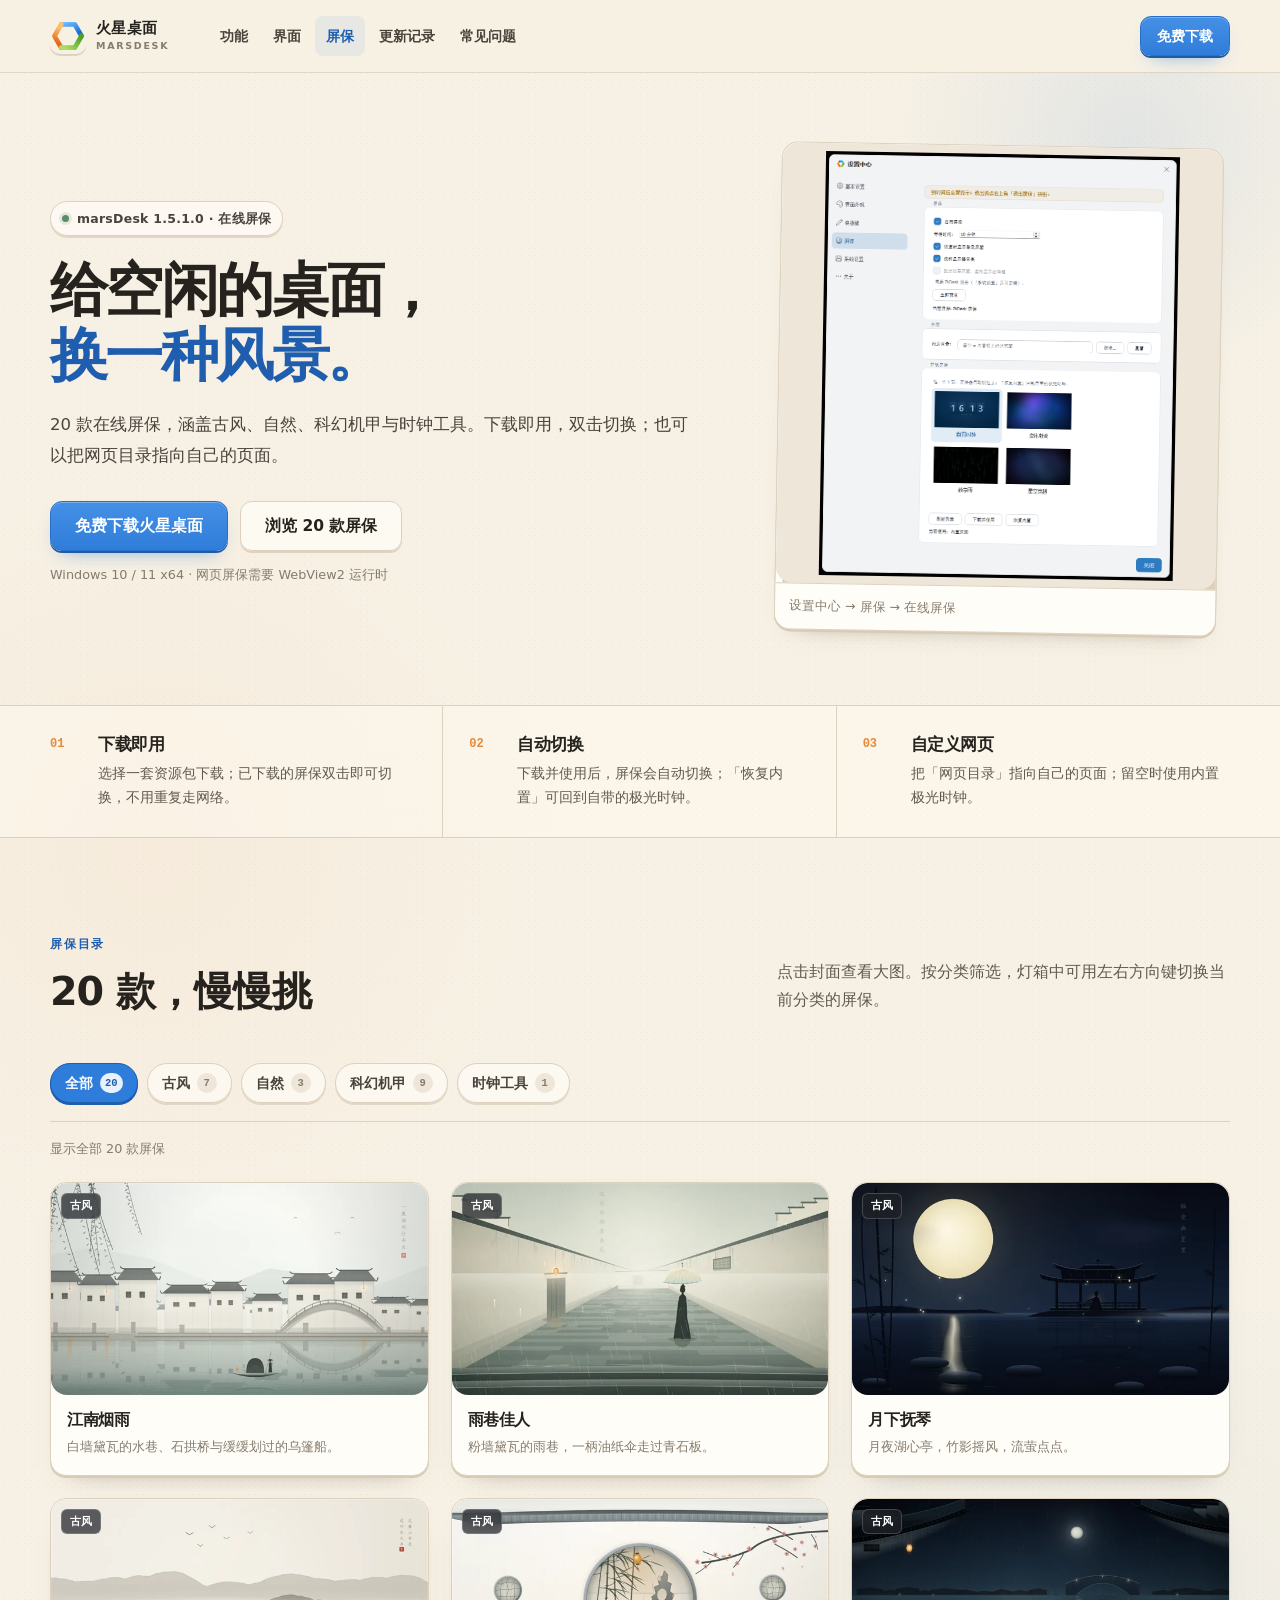
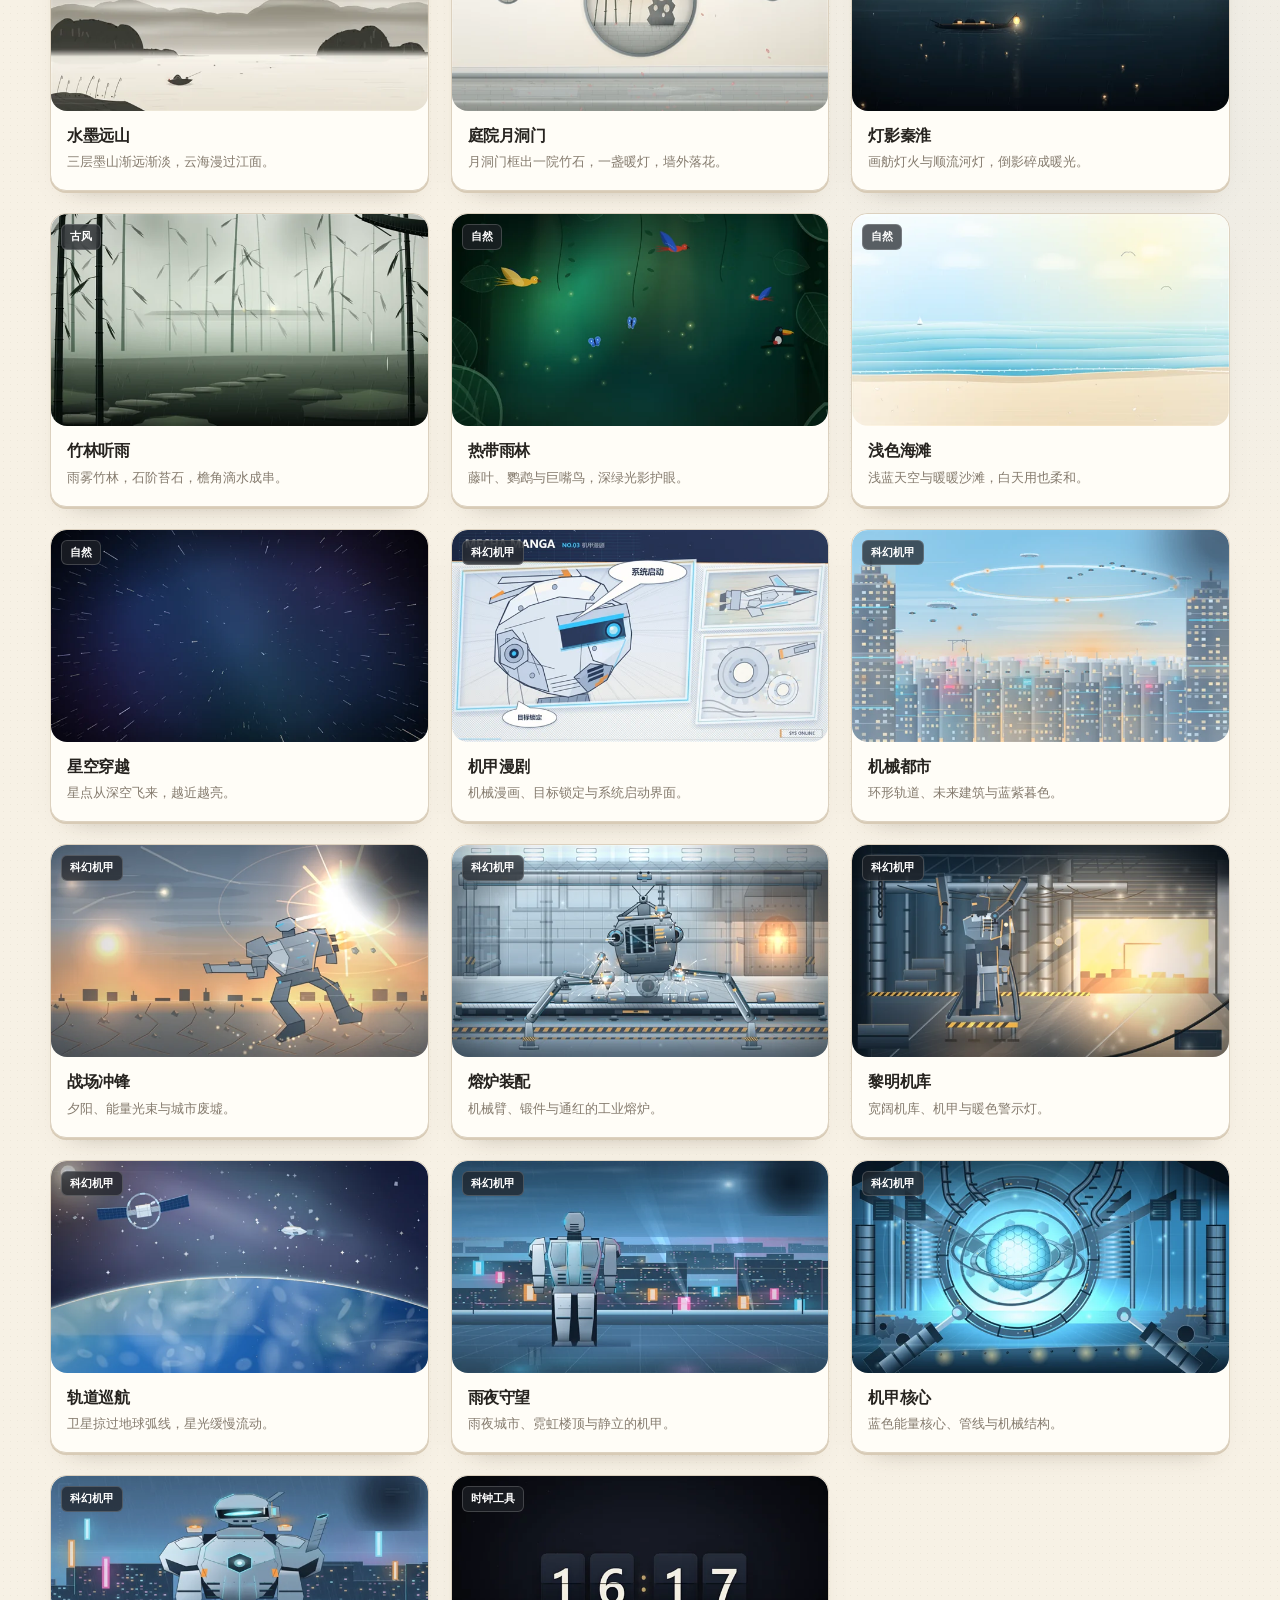
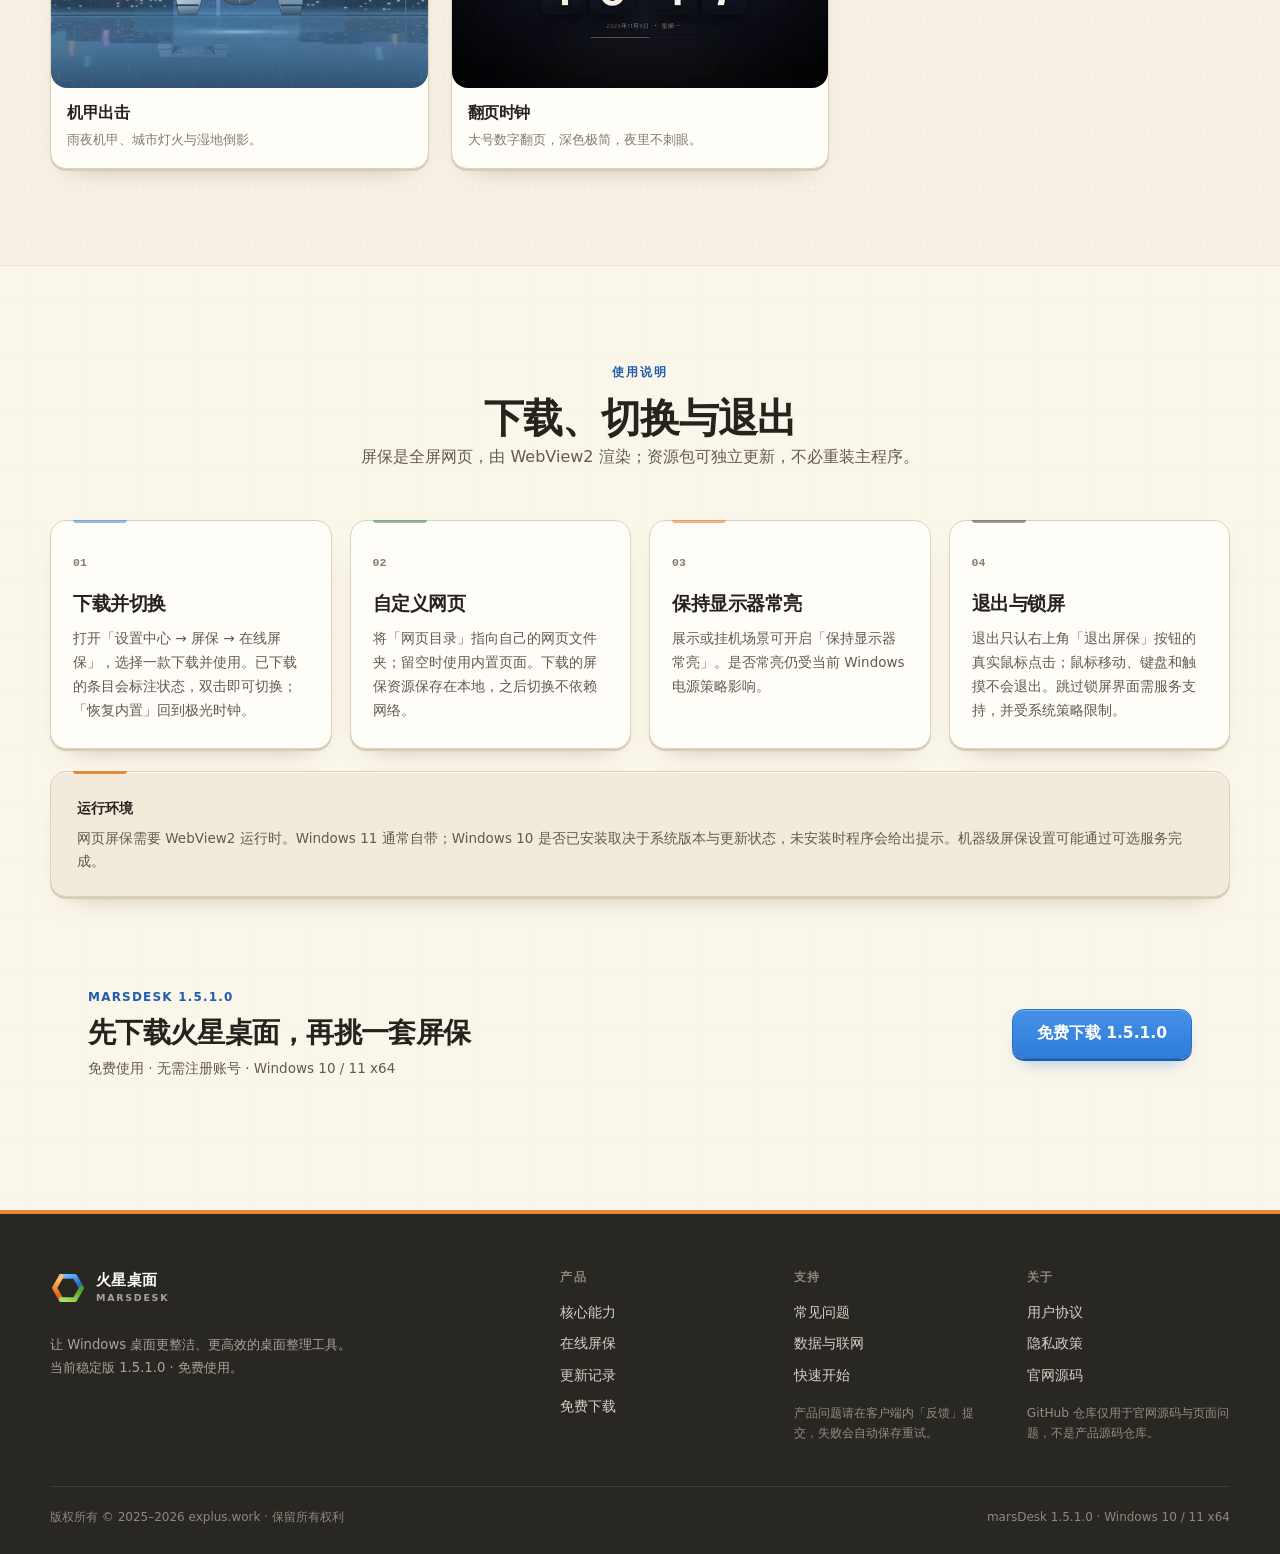
<file: screensavers.html>
<!DOCTYPE html>
<html lang="zh-CN">
<head>
  <meta charset="utf-8">
  <meta name="viewport" content="width=device-width, initial-scale=1">
  <title>20 款在线屏保 — 火星桌面 marsDesk</title>
  <meta name="description" content="浏览火星桌面 marsDesk 1.5.1.0 的 20 款在线屏保：古风、自然、科幻机甲与时钟工具。支持分类筛选、下载即用、自动切换和自定义网页目录。">
  <meta name="theme-color" content="#f7f1e5">
  <meta name="color-scheme" content="light">
  <meta property="og:type" content="website">
  <meta property="og:title" content="20 款在线屏保 — 火星桌面 marsDesk">
  <meta property="og:description" content="古风、自然、科幻机甲与时钟工具，20 款在线屏保下载即用，也支持自定义网页目录。">
  <meta property="og:image" content="https://www.explus.work/assets/img/og.jpg">
  <meta property="og:url" content="https://www.explus.work/screensavers.html">
  <meta property="og:site_name" content="火星桌面 marsDesk">
  <meta name="twitter:card" content="summary_large_image">
  <meta name="twitter:title" content="20 款在线屏保 — 火星桌面 marsDesk">
  <meta name="twitter:description" content="下载即用、自动切换、自定义网页目录。">
  <meta name="twitter:image" content="https://www.explus.work/assets/img/og.jpg">
  <link rel="canonical" href="https://www.explus.work/screensavers.html">
  <link rel="icon" type="image/svg+xml" href="assets/img/logo.svg">
  <link rel="icon" type="image/png" href="assets/img/favicon.png">
  <link rel="apple-touch-icon" href="assets/img/logo-180.png">
  <link rel="stylesheet" href="assets/css/style.css">
  <script>document.documentElement.classList.add('js');</script>
  <script type="application/ld+json">
  {
    "@context": "https://schema.org",
    "@type": "CollectionPage",
    "@id": "https://www.explus.work/screensavers.html#page",
    "name": "20 款在线屏保",
    "description": "火星桌面 marsDesk 1.5.1.0 的 20 款在线屏保，分为古风、自然、科幻机甲与时钟工具，支持下载即用、自动切换和自定义网页目录。",
    "url": "https://www.explus.work/screensavers.html",
    "inLanguage": "zh-CN",
    "isPartOf": { "@type": "WebSite", "@id": "https://www.explus.work/#website", "name": "火星桌面 marsDesk", "url": "https://www.explus.work/" },
    "about": { "@type": "SoftwareApplication", "@id": "https://www.explus.work/#software", "name": "火星桌面", "alternateName": "marsDesk", "softwareVersion": "1.5.1.0", "operatingSystem": "Windows 10, Windows 11", "isAccessibleForFree": true },
    "mainEntity": { "@type": "ItemList", "name": "火星桌面在线屏保", "numberOfItems": 20, "itemListElement": [
      { "@type": "ListItem", "position": 1, "name": "江南烟雨" },
      { "@type": "ListItem", "position": 2, "name": "雨巷佳人" },
      { "@type": "ListItem", "position": 3, "name": "月下抚琴" },
      { "@type": "ListItem", "position": 4, "name": "水墨远山" },
      { "@type": "ListItem", "position": 5, "name": "庭院月洞门" },
      { "@type": "ListItem", "position": 6, "name": "灯影秦淮" },
      { "@type": "ListItem", "position": 7, "name": "竹林听雨" },
      { "@type": "ListItem", "position": 8, "name": "热带雨林" },
      { "@type": "ListItem", "position": 9, "name": "浅色海滩" },
      { "@type": "ListItem", "position": 10, "name": "星空穿越" },
      { "@type": "ListItem", "position": 11, "name": "机甲漫剧" },
      { "@type": "ListItem", "position": 12, "name": "机械都市" },
      { "@type": "ListItem", "position": 13, "name": "战场冲锋" },
      { "@type": "ListItem", "position": 14, "name": "熔炉装配" },
      { "@type": "ListItem", "position": 15, "name": "黎明机库" },
      { "@type": "ListItem", "position": 16, "name": "轨道巡航" },
      { "@type": "ListItem", "position": 17, "name": "雨夜守望" },
      { "@type": "ListItem", "position": 18, "name": "机甲核心" },
      { "@type": "ListItem", "position": 19, "name": "机甲出击" },
      { "@type": "ListItem", "position": 20, "name": "翻页时钟" }
    ] }
  }
  </script>
</head>
<body class="screensaver-page">
  <a class="skip-link" href="#main">跳到主要内容</a>

  <header class="site-header" id="site-header">
    <div class="container nav-inner">
      <a class="brand" href="index.html" aria-label="火星桌面 首页"><img src="assets/img/logo.svg" alt="" width="36" height="36"><span class="brand-text"><strong>火星桌面</strong><em>marsDesk</em></span></a>
      <nav class="nav-links" aria-label="主导航">
        <a href="index.html#features">功能</a>
        <a href="index.html#showcase">界面</a>
        <a href="screensavers.html" aria-current="page">屏保</a>
        <a href="changelog.html">更新记录</a>
        <a href="index.html#faq">常见问题</a>
      </nav>
      <div class="nav-actions">
        <a class="btn btn-primary nav-download" href="https://update.explus.work/deskupdate/stable/x64/latest.zip">免费下载</a>
        <button class="nav-toggle" type="button" aria-label="打开菜单" aria-expanded="false" aria-controls="mobile-menu"><span class="menu-bars" aria-hidden="true"><i></i><i></i><i></i></span></button>
      </div>
    </div>
    <nav class="mobile-menu" id="mobile-menu" aria-label="移动端主导航" hidden>
      <a href="index.html#features">功能</a>
      <a href="index.html#showcase">界面</a>
      <a href="screensavers.html" aria-current="page">屏保</a>
      <a href="changelog.html">更新记录</a>
      <a href="index.html#faq">常见问题</a>
      <a href="terms.html">用户协议</a>
      <a href="privacy.html">隐私政策</a>
    </nav>
  </header>

  <main id="main">
    <section class="page-hero screensaver-hero" aria-labelledby="page-title">
      <div class="container page-hero-grid">
        <div>
          <p class="release-chip"><span class="status-dot" aria-hidden="true"></span>marsDesk 1.5.1.0 · 在线屏保</p>
          <h1 id="page-title">给空闲的桌面，<br><span>换一种风景。</span></h1>
          <p class="page-lead">20 款在线屏保，涵盖古风、自然、科幻机甲与时钟工具。下载即用，双击切换；也可以把网页目录指向自己的页面。</p>
          <div class="hero-actions"><a class="btn btn-primary btn-lg" href="https://update.explus.work/deskupdate/stable/x64/latest.zip">免费下载火星桌面</a><a class="btn btn-outline btn-lg" href="#catalog">浏览 20 款屏保</a></div>
          <p class="download-note">Windows 10 / 11 x64 · 网页屏保需要 WebView2 运行时</p>
        </div>
        <figure class="hero-saver-shot paper-frame">
          <button class="image-button" type="button" data-lightbox="assets/img/shot-saver-online.png" data-caption="在线屏保：选择资源包下载并使用，已下载屏保可双击切换。" aria-label="查看在线屏保设置大图"><img src="assets/img/shot-saver-online.png" width="864" height="852" fetchpriority="high" decoding="async" alt="在线屏保界面，显示屏保缩略图、下载并使用、刷新列表和恢复内置按钮"></button>
          <figcaption>设置中心 → 屏保 → 在线屏保</figcaption>
        </figure>
      </div>
    </section>

    <section class="saver-benefits" aria-label="在线屏保特点">
      <div class="container saver-benefit-grid">
        <article class="saver-benefit reveal"><span>01</span><div><h2>下载即用</h2><p>选择一套资源包下载；已下载的屏保双击即可切换，不用重复走网络。</p></div></article>
        <article class="saver-benefit reveal"><span>02</span><div><h2>自动切换</h2><p>下载并使用后，屏保会自动切换；「恢复内置」可回到自带的极光时钟。</p></div></article>
        <article class="saver-benefit reveal"><span>03</span><div><h2>自定义网页</h2><p>把「网页目录」指向自己的页面；留空时使用内置极光时钟。</p></div></article>
      </div>
    </section>

    <section class="section catalog-section" id="catalog" aria-labelledby="catalog-title">
      <div class="container">
        <header class="section-head split-head reveal">
          <div><p class="kicker">屏保目录</p><h2 id="catalog-title">20 款，慢慢挑</h2></div>
          <p>点击封面查看大图。按分类筛选，灯箱中可用左右方向键切换当前分类的屏保。</p>
        </header>
        <div class="filter-bar" role="group" aria-label="按屏保分类筛选">
          <button class="filter-button is-active" type="button" data-filter="all" aria-pressed="true">全部 <span>20</span></button>
          <button class="filter-button" type="button" data-filter="ancient" aria-pressed="false">古风 <span>7</span></button>
          <button class="filter-button" type="button" data-filter="nature" aria-pressed="false">自然 <span>3</span></button>
          <button class="filter-button" type="button" data-filter="mecha" aria-pressed="false">科幻机甲 <span>9</span></button>
          <button class="filter-button" type="button" data-filter="clock" aria-pressed="false">时钟工具 <span>1</span></button>
        </div>
        <p class="filter-status" id="filter-status" role="status" aria-live="polite">显示全部 20 款屏保</p>

        <div class="catalog-grid" id="saver-catalog">
          <article class="catalog-card paper-card" data-category="ancient"><button class="image-button catalog-image" type="button" data-lightbox="assets/img/screensavers/jiangnan-rain.webp" data-caption="江南烟雨 · 古风屏保：白墙黛瓦的水巷、石拱桥与乌篷船。" aria-label="查看江南烟雨屏保大图"><img src="assets/img/screensavers/jiangnan-rain.webp" width="640" height="360" loading="lazy" decoding="async" alt="江南烟雨屏保：白墙黛瓦的水巷、石拱桥与乌篷船"><span class="category-badge">古风</span></button><div class="catalog-copy"><h3>江南烟雨</h3><p>白墙黛瓦的水巷、石拱桥与缓缓划过的乌篷船。</p></div></article>
          <article class="catalog-card paper-card" data-category="ancient"><button class="image-button catalog-image" type="button" data-lightbox="assets/img/screensavers/yuxiang-lady.webp" data-caption="雨巷佳人 · 古风屏保：粉墙黛瓦的雨巷与撑伞背影。" aria-label="查看雨巷佳人屏保大图"><img src="assets/img/screensavers/yuxiang-lady.webp" width="640" height="360" loading="lazy" decoding="async" alt="雨巷佳人屏保：粉墙黛瓦的雨巷里，一柄油纸伞的背影"><span class="category-badge">古风</span></button><div class="catalog-copy"><h3>雨巷佳人</h3><p>粉墙黛瓦的雨巷，一柄油纸伞走过青石板。</p></div></article>
          <article class="catalog-card paper-card" data-category="ancient"><button class="image-button catalog-image" type="button" data-lightbox="assets/img/screensavers/guqin-moon.webp" data-caption="月下抚琴 · 古风屏保：月夜湖心亭与流萤。" aria-label="查看月下抚琴屏保大图"><img src="assets/img/screensavers/guqin-moon.webp" width="640" height="360" loading="lazy" decoding="async" alt="月下抚琴屏保：月夜湖心亭里独坐抚琴的剪影与流萤"><span class="category-badge">古风</span></button><div class="catalog-copy"><h3>月下抚琴</h3><p>月夜湖心亭，竹影摇风，流萤点点。</p></div></article>
          <article class="catalog-card paper-card" data-category="ancient"><button class="image-button catalog-image" type="button" data-lightbox="assets/img/screensavers/ink-mountain.webp" data-caption="水墨远山 · 古风屏保：层叠墨山与孤舟。" aria-label="查看水墨远山屏保大图"><img src="assets/img/screensavers/ink-mountain.webp" width="640" height="360" loading="lazy" decoding="async" alt="水墨远山屏保：宣纸底色上三层渐远渐淡的墨山与孤舟"><span class="category-badge">古风</span></button><div class="catalog-copy"><h3>水墨远山</h3><p>三层墨山渐远渐淡，云海漫过江面。</p></div></article>
          <article class="catalog-card paper-card" data-category="ancient"><button class="image-button catalog-image" type="button" data-lightbox="assets/img/screensavers/courtyard-gate.webp" data-caption="庭院月洞门 · 古风屏保：月洞门、竹石与暖灯。" aria-label="查看庭院月洞门屏保大图"><img src="assets/img/screensavers/courtyard-gate.webp" width="640" height="360" loading="lazy" decoding="async" alt="庭院月洞门屏保：粉墙上的一轮月洞门，门内竹石与暖灯"><span class="category-badge">古风</span></button><div class="catalog-copy"><h3>庭院月洞门</h3><p>月洞门框出一院竹石，一盏暖灯，墙外落花。</p></div></article>
          <article class="catalog-card paper-card" data-category="ancient"><button class="image-button catalog-image" type="button" data-lightbox="assets/img/screensavers/lantern-river.webp" data-caption="灯影秦淮 · 古风屏保：画舫灯火与河灯。" aria-label="查看灯影秦淮屏保大图"><img src="assets/img/screensavers/lantern-river.webp" width="640" height="360" loading="lazy" decoding="async" alt="灯影秦淮屏保：夜色河面上的画舫灯火与顺流河灯"><span class="category-badge">古风</span></button><div class="catalog-copy"><h3>灯影秦淮</h3><p>画舫灯火与顺流河灯，倒影碎成暖光。</p></div></article>
          <article class="catalog-card paper-card" data-category="ancient"><button class="image-button catalog-image" type="button" data-lightbox="assets/img/screensavers/bamboo-rain.webp" data-caption="竹林听雨 · 古风屏保：雨雾竹林与石阶。" aria-label="查看竹林听雨屏保大图"><img src="assets/img/screensavers/bamboo-rain.webp" width="640" height="360" loading="lazy" decoding="async" alt="竹林听雨屏保：雨雾中的竹林、石阶与檐角滴水"><span class="category-badge">古风</span></button><div class="catalog-copy"><h3>竹林听雨</h3><p>雨雾竹林，石阶苔石，檐角滴水成串。</p></div></article>

          <article class="catalog-card paper-card" data-category="nature"><button class="image-button catalog-image" type="button" data-lightbox="assets/img/screensavers/gradient-flow.webp" data-caption="热带雨林 · 自然屏保：藤叶、鸟类与深绿光影。" aria-label="查看热带雨林屏保大图"><img src="assets/img/screensavers/gradient-flow.webp" width="640" height="360" loading="lazy" decoding="async" alt="热带雨林屏保：雨林光影里的藤叶与鸟类"><span class="category-badge">自然</span></button><div class="catalog-copy"><h3>热带雨林</h3><p>藤叶、鹦鹉与巨嘴鸟，深绿光影护眼。</p></div></article>
          <article class="catalog-card paper-card" data-category="nature"><button class="image-button catalog-image" type="button" data-lightbox="assets/img/screensavers/matrix-rain.webp" data-caption="浅色海滩 · 自然屏保：浅蓝天空、沙滩与海浪。" aria-label="查看浅色海滩屏保大图"><img src="assets/img/screensavers/matrix-rain.webp" width="640" height="360" loading="lazy" decoding="async" alt="浅色海滩屏保：浅蓝天空、沙滩与缓缓海浪"><span class="category-badge">自然</span></button><div class="catalog-copy"><h3>浅色海滩</h3><p>浅蓝天空与暖暖沙滩，白天用也柔和。</p></div></article>
          <article class="catalog-card paper-card" data-category="nature"><button class="image-button catalog-image" type="button" data-lightbox="assets/img/screensavers/starfield.webp" data-caption="星空穿越 · 自然屏保：星点从深空飞来。" aria-label="查看星空穿越屏保大图"><img src="assets/img/screensavers/starfield.webp" width="640" height="360" loading="lazy" decoding="async" alt="星空穿越屏保：星点从深空飞来的动画"><span class="category-badge">自然</span></button><div class="catalog-copy"><h3>星空穿越</h3><p>星点从深空飞来，越近越亮。</p></div></article>

          <article class="catalog-card paper-card" data-category="mecha"><button class="image-button catalog-image" type="button" data-lightbox="assets/img/screensavers/cyber-manga.webp" data-caption="机甲漫剧 · 科幻机甲屏保：机械漫画与启动界面。" aria-label="查看机甲漫剧屏保大图"><img src="assets/img/screensavers/cyber-manga.webp" width="640" height="360" loading="lazy" decoding="async" alt="机甲漫剧屏保：机械漫画风格的机甲头部与系统启动面板"><span class="category-badge">科幻机甲</span></button><div class="catalog-copy"><h3>机甲漫剧</h3><p>机械漫画、目标锁定与系统启动界面。</p></div></article>
          <article class="catalog-card paper-card" data-category="mecha"><button class="image-button catalog-image" type="button" data-lightbox="assets/img/screensavers/cyber-qipao.webp" data-caption="机械都市 · 科幻机甲屏保：环形轨道与未来城市。" aria-label="查看机械都市屏保大图"><img src="assets/img/screensavers/cyber-qipao.webp" width="640" height="360" loading="lazy" decoding="async" alt="机械都市屏保：环形轨道、未来建筑与蓝紫天空"><span class="category-badge">科幻机甲</span></button><div class="catalog-copy"><h3>机械都市</h3><p>环形轨道、未来建筑与蓝紫暮色。</p></div></article>
          <article class="catalog-card paper-card" data-category="mecha"><button class="image-button catalog-image" type="button" data-lightbox="assets/img/screensavers/mech-battle.webp" data-caption="战场冲锋 · 科幻机甲屏保：夕阳下的机甲与能量光束。" aria-label="查看战场冲锋屏保大图"><img src="assets/img/screensavers/mech-battle.webp" width="640" height="360" loading="lazy" decoding="async" alt="战场冲锋屏保：夕阳下的机甲与能量光束"><span class="category-badge">科幻机甲</span></button><div class="catalog-copy"><h3>战场冲锋</h3><p>夕阳、能量光束与城市废墟。</p></div></article>
          <article class="catalog-card paper-card" data-category="mecha"><button class="image-button catalog-image" type="button" data-lightbox="assets/img/screensavers/mech-forge.webp" data-caption="熔炉装配 · 科幻机甲屏保：机械臂与熔炉。" aria-label="查看熔炉装配屏保大图"><img src="assets/img/screensavers/mech-forge.webp" width="640" height="360" loading="lazy" decoding="async" alt="熔炉装配屏保：工业机库中的机械臂与熔炉"><span class="category-badge">科幻机甲</span></button><div class="catalog-copy"><h3>熔炉装配</h3><p>机械臂、锻件与通红的工业熔炉。</p></div></article>
          <article class="catalog-card paper-card" data-category="mecha"><button class="image-button catalog-image" type="button" data-lightbox="assets/img/screensavers/mech-hangar.webp" data-caption="黎明机库 · 科幻机甲屏保：机库中的机甲。" aria-label="查看黎明机库屏保大图"><img src="assets/img/screensavers/mech-hangar.webp" width="640" height="360" loading="lazy" decoding="async" alt="黎明机库屏保：宽阔机库中的机甲与警示灯"><span class="category-badge">科幻机甲</span></button><div class="catalog-copy"><h3>黎明机库</h3><p>宽阔机库、机甲与暖色警示灯。</p></div></article>
          <article class="catalog-card paper-card" data-category="mecha"><button class="image-button catalog-image" type="button" data-lightbox="assets/img/screensavers/mech-orbit.webp" data-caption="轨道巡航 · 科幻机甲屏保：卫星与地球弧线。" aria-label="查看轨道巡航屏保大图"><img src="assets/img/screensavers/mech-orbit.webp" width="640" height="360" loading="lazy" decoding="async" alt="轨道巡航屏保：卫星、星空与地球弧线"><span class="category-badge">科幻机甲</span></button><div class="catalog-copy"><h3>轨道巡航</h3><p>卫星掠过地球弧线，星光缓慢流动。</p></div></article>
          <article class="catalog-card paper-card" data-category="mecha"><button class="image-button catalog-image" type="button" data-lightbox="assets/img/screensavers/mech-rooftop.webp" data-caption="雨夜守望 · 科幻机甲屏保：雨夜屋顶的机甲。" aria-label="查看雨夜守望屏保大图"><img src="assets/img/screensavers/mech-rooftop.webp" width="640" height="360" loading="lazy" decoding="async" alt="雨夜守望屏保：雨夜城市屋顶上守望的机甲"><span class="category-badge">科幻机甲</span></button><div class="catalog-copy"><h3>雨夜守望</h3><p>雨夜城市、霓虹楼顶与静立的机甲。</p></div></article>
          <article class="catalog-card paper-card" data-category="mecha"><button class="image-button catalog-image" type="button" data-lightbox="assets/img/screensavers/neon-idol.webp" data-caption="机甲核心 · 科幻机甲屏保：能量核心与管线。" aria-label="查看机甲核心屏保大图"><img src="assets/img/screensavers/neon-idol.webp" width="640" height="360" loading="lazy" decoding="async" alt="机甲核心屏保：蓝色能量核心、管线与机械结构"><span class="category-badge">科幻机甲</span></button><div class="catalog-copy"><h3>机甲核心</h3><p>蓝色能量核心、管线与机械结构。</p></div></article>
          <article class="catalog-card paper-card" data-category="mecha"><button class="image-button catalog-image" type="button" data-lightbox="assets/img/screensavers/neon-umbrella.webp" data-caption="机甲出击 · 科幻机甲屏保：雨夜机甲与霓虹倒影。" aria-label="查看机甲出击屏保大图"><img src="assets/img/screensavers/neon-umbrella.webp" width="640" height="360" loading="lazy" decoding="async" alt="机甲出击屏保：雨夜城市里的机甲与霓虹倒影"><span class="category-badge">科幻机甲</span></button><div class="catalog-copy"><h3>机甲出击</h3><p>雨夜机甲、城市灯火与湿地倒影。</p></div></article>

          <article class="catalog-card paper-card" data-category="clock"><button class="image-button catalog-image" type="button" data-lightbox="assets/img/screensavers/flip-clock.webp" data-caption="翻页时钟 · 时钟工具屏保：深色背景上的翻页数字时钟。" aria-label="查看翻页时钟屏保大图"><img src="assets/img/screensavers/flip-clock.webp" width="640" height="360" loading="lazy" decoding="async" alt="翻页时钟屏保：深色背景上的大号数字翻页时钟"><span class="category-badge">时钟工具</span></button><div class="catalog-copy"><h3>翻页时钟</h3><p>大号数字翻页，深色极简，夜里不刺眼。</p></div></article>
        </div>
      </div>
    </section>

    <section class="section saver-detail-section" id="how" aria-labelledby="how-title">
      <div class="container">
        <header class="section-head centered reveal"><p class="kicker">使用说明</p><h2 id="how-title">下载、切换与退出</h2><p>屏保是全屏网页，由 WebView2 渲染；资源包可独立更新，不必重装主程序。</p></header>
        <div class="detail-grid">
          <article class="detail-card paper-card reveal"><span class="detail-number">01</span><h3>下载并切换</h3><p>打开「设置中心 → 屏保 → 在线屏保」，选择一款下载并使用。已下载的条目会标注状态，双击即可切换；「恢复内置」回到极光时钟。</p></article>
          <article class="detail-card paper-card reveal"><span class="detail-number">02</span><h3>自定义网页</h3><p>将「网页目录」指向自己的网页文件夹；留空时使用内置页面。下载的屏保资源保存在本地，之后切换不依赖网络。</p></article>
          <article class="detail-card paper-card reveal"><span class="detail-number">03</span><h3>保持显示器常亮</h3><p>展示或挂机场景可开启「保持显示器常亮」。是否常亮仍受当前 Windows 电源策略影响。</p></article>
          <article class="detail-card paper-card reveal"><span class="detail-number">04</span><h3>退出与锁屏</h3><p>退出只认右上角「退出屏保」按钮的真实鼠标点击；鼠标移动、键盘和触摸不会退出。跳过锁屏界面需服务支持，并受系统策略限制。</p></article>
        </div>
        <aside class="runtime-note paper-card reveal"><strong>运行环境</strong><p>网页屏保需要 WebView2 运行时。Windows 11 通常自带；Windows 10 是否已安装取决于系统版本与更新状态，未安装时程序会给出提示。机器级屏保设置可能通过可选服务完成。</p></aside>
        <div class="saver-page-cta reveal"><div><p class="mini-label">marsDesk 1.5.1.0</p><h2>先下载火星桌面，再挑一套屏保</h2><p>免费使用 · 无需注册账号 · Windows 10 / 11 x64</p></div><a class="btn btn-primary btn-lg" href="https://update.explus.work/deskupdate/stable/x64/latest.zip">免费下载 1.5.1.0</a></div>
      </div>
    </section>
  </main>

  <footer class="site-footer">
    <div class="container footer-inner">
      <div class="footer-brand"><a class="brand" href="index.html" aria-label="火星桌面 首页"><img src="assets/img/logo.svg" alt="" width="38" height="38"><span class="brand-text"><strong>火星桌面</strong><em>marsDesk</em></span></a><p>让 Windows 桌面更整洁、更高效的桌面整理工具。<br>当前稳定版 1.5.1.0 · 免费使用。</p></div>
      <nav class="footer-links" aria-label="页脚导航">
        <div><h3>产品</h3><a href="index.html#features">核心能力</a><a href="screensavers.html">在线屏保</a><a href="changelog.html">更新记录</a><a href="index.html#download">免费下载</a></div>
        <div><h3>支持</h3><a href="index.html#faq">常见问题</a><a href="index.html#data">数据与联网</a><a href="index.html#workflow">快速开始</a><p>产品问题请在客户端内「反馈」提交，失败会自动保存重试。</p></div>
        <div><h3>关于</h3><a href="terms.html">用户协议</a><a href="privacy.html">隐私政策</a><a href="https://github.com/jojocaptain520/jojocaptain520.github.io" target="_blank" rel="noopener">官网源码</a><p>GitHub 仓库仅用于官网源码与页面问题，不是产品源码仓库。</p></div>
      </nav>
    </div>
    <div class="container footer-bottom"><p>版权所有 © 2025–<span data-year>2026</span> explus.work · 保留所有权利</p><p>marsDesk 1.5.1.0 · Windows 10 / 11 x64</p></div>
  </footer>

  <div class="lightbox" id="lightbox" role="dialog" aria-modal="true" aria-labelledby="lightbox-caption" hidden>
    <button class="lb-close" type="button" aria-label="关闭大图">&times;</button>
    <button class="lb-nav lb-prev" type="button" aria-label="上一张" hidden><span aria-hidden="true">‹</span></button>
    <figure><img alt=""><figcaption id="lightbox-caption"></figcaption></figure>
    <button class="lb-nav lb-next" type="button" aria-label="下一张" hidden><span aria-hidden="true">›</span></button>
  </div>

  <script src="assets/js/main.js" defer></script>
</body>
</html>
</file>
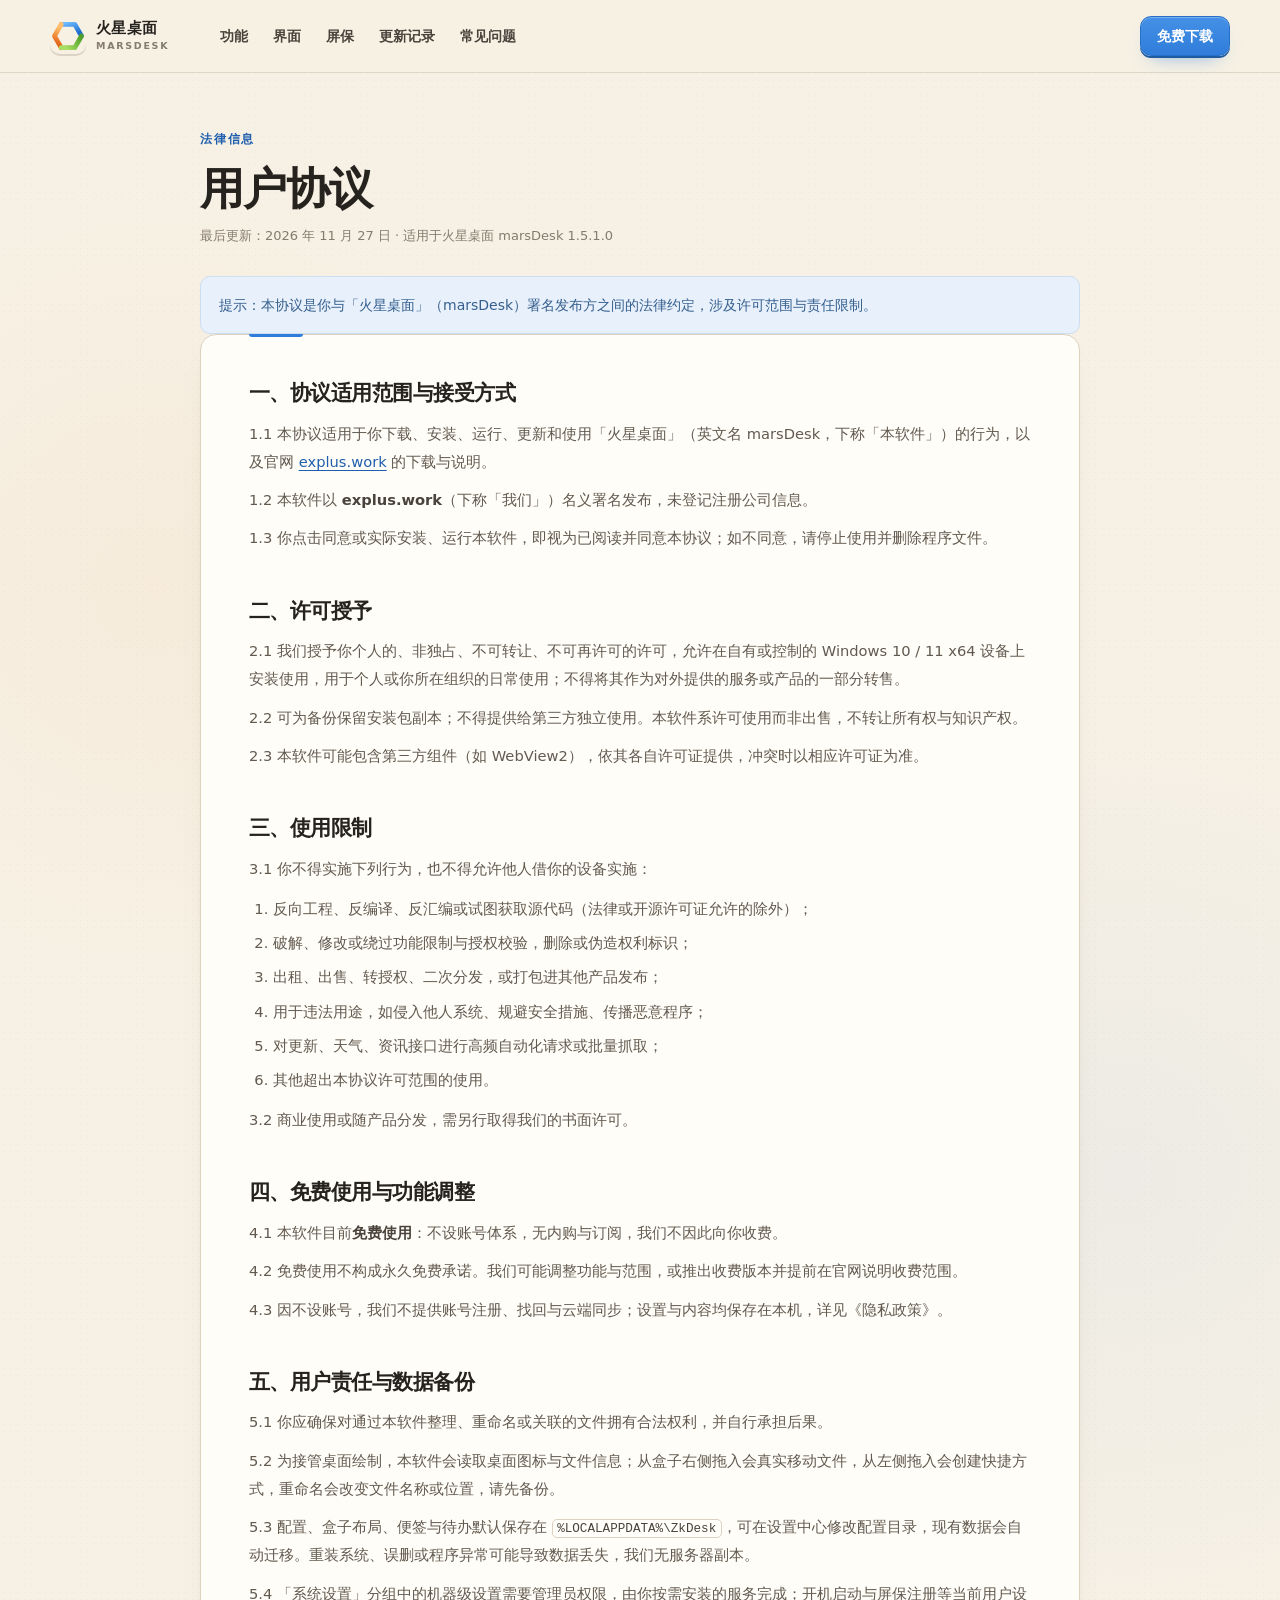
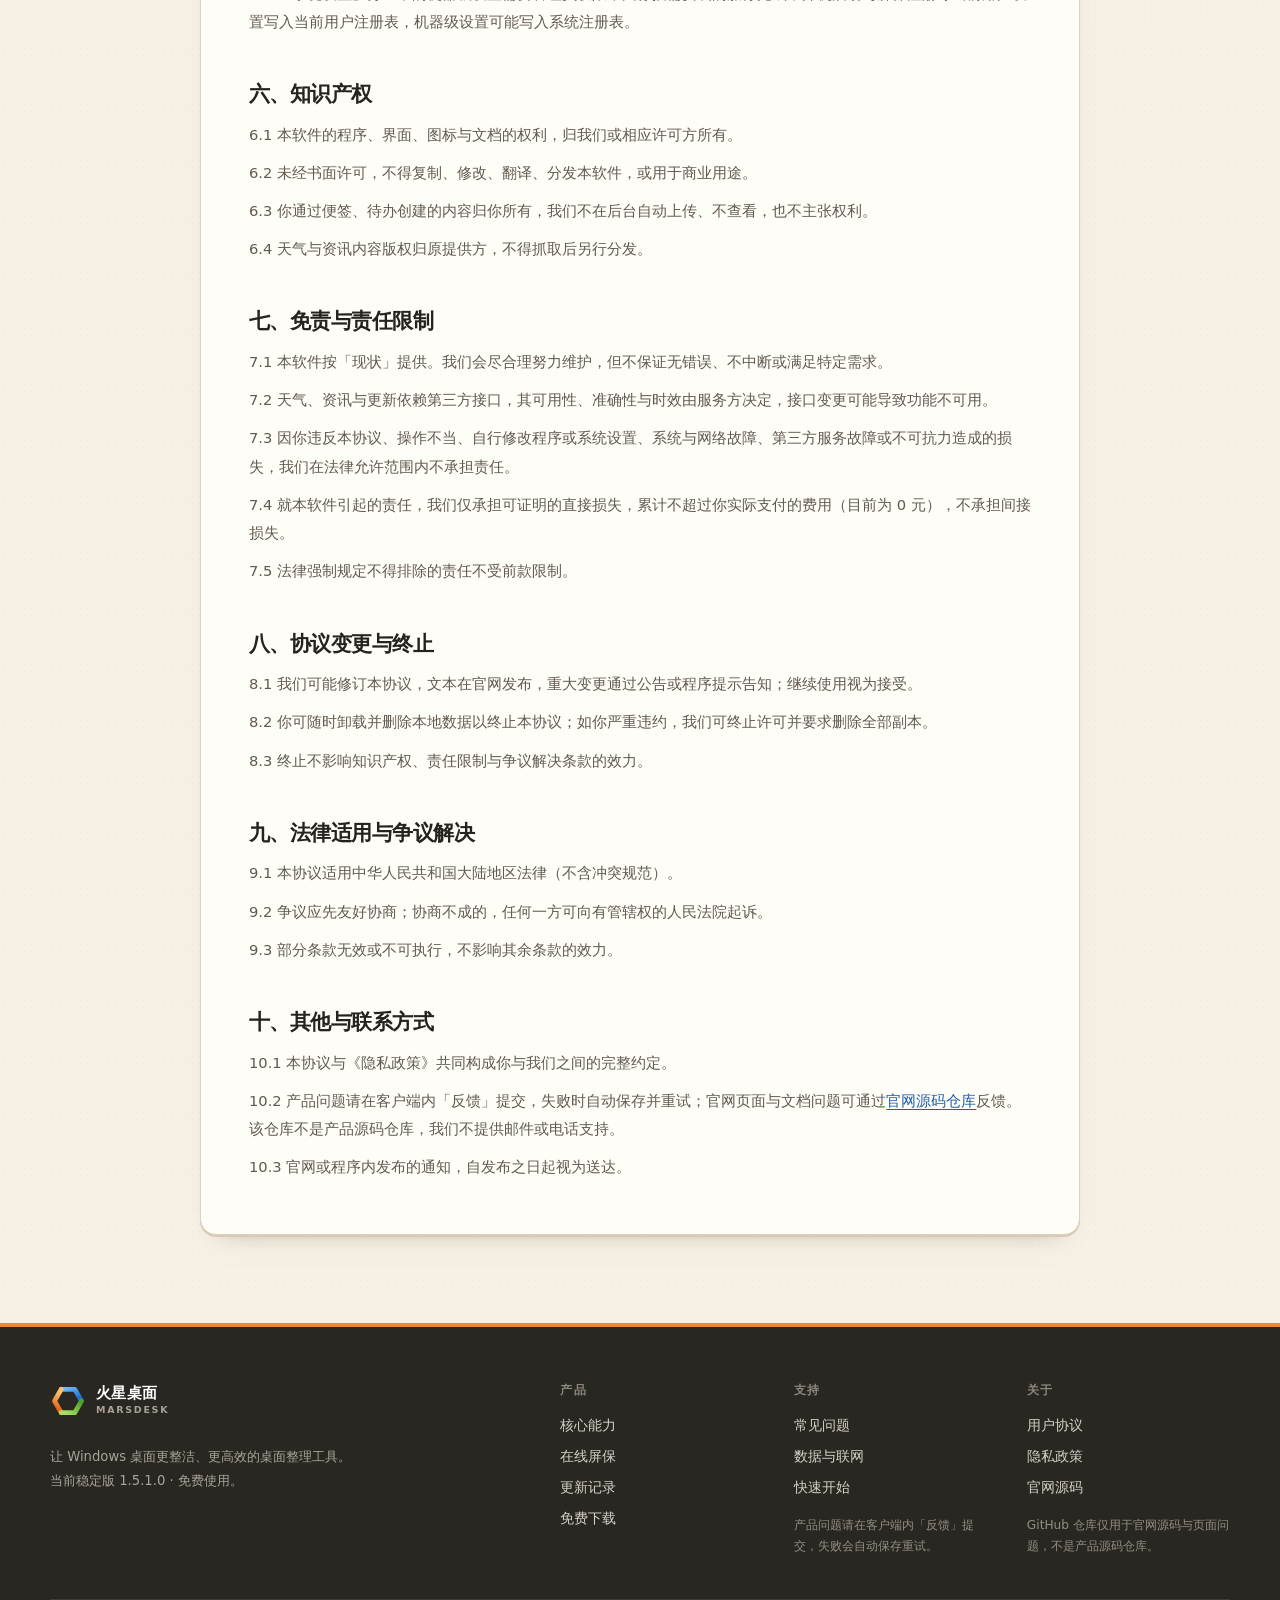
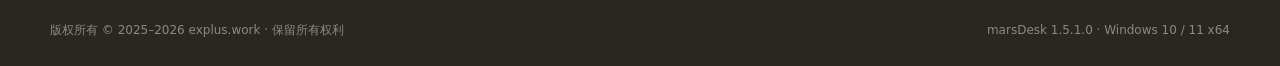
<file: terms.html>
<!DOCTYPE html>
<html lang="zh-CN">
<head>
  <meta charset="utf-8">
  <meta name="viewport" content="width=device-width, initial-scale=1">
  <title>用户协议 — 火星桌面 marsDesk</title>
  <meta name="description" content="火星桌面（marsDesk）1.5.1.0 用户协议：许可范围、使用限制、免费使用说明、系统权限与责任限制。">
  <meta name="theme-color" content="#f7f1e5">
  <meta name="color-scheme" content="light">
  <meta property="og:type" content="article">
  <meta property="og:title" content="用户协议 — 火星桌面 marsDesk">
  <meta property="og:description" content="适用于火星桌面 marsDesk 1.5.1.0 的用户协议。">
  <meta property="og:image" content="https://www.explus.work/assets/img/og.jpg">
  <meta property="og:url" content="https://www.explus.work/terms.html">
  <meta property="og:site_name" content="火星桌面 marsDesk">
  <meta name="twitter:card" content="summary_large_image">
  <meta name="twitter:title" content="用户协议 — 火星桌面 marsDesk">
  <meta name="twitter:image" content="https://www.explus.work/assets/img/og.jpg">
  <link rel="canonical" href="https://www.explus.work/terms.html">
  <link rel="icon" type="image/svg+xml" href="assets/img/logo.svg">
  <link rel="icon" type="image/png" href="assets/img/favicon.png">
  <link rel="apple-touch-icon" href="assets/img/logo-180.png">
  <link rel="stylesheet" href="assets/css/style.css">
  <script>document.documentElement.classList.add('js');</script>
  <script type="application/ld+json">
  {
    "@context": "https://schema.org",
    "@type": "WebPage",
    "@id": "https://www.explus.work/terms.html#page",
    "name": "火星桌面用户协议",
    "description": "适用于火星桌面 marsDesk 1.5.1.0 的用户协议。",
    "url": "https://www.explus.work/terms.html",
    "dateModified": "2026-11-27",
    "inLanguage": "zh-CN",
    "isPartOf": { "@type": "WebSite", "@id": "https://www.explus.work/#website", "name": "火星桌面 marsDesk", "url": "https://www.explus.work/" },
    "about": { "@type": "SoftwareApplication", "@id": "https://www.explus.work/#software", "name": "火星桌面", "alternateName": "marsDesk", "softwareVersion": "1.5.1.0", "operatingSystem": "Windows 10, Windows 11", "isAccessibleForFree": true }
  }
  </script>
</head>
<body class="legal-page">
  <a class="skip-link" href="#main">跳到主要内容</a>

  <header class="site-header" id="site-header">
    <div class="container nav-inner">
      <a class="brand" href="index.html" aria-label="火星桌面 首页"><img src="assets/img/logo.svg" alt="" width="36" height="36"><span class="brand-text"><strong>火星桌面</strong><em>marsDesk</em></span></a>
      <nav class="nav-links" aria-label="主导航"><a href="index.html#features">功能</a><a href="index.html#showcase">界面</a><a href="screensavers.html">屏保</a><a href="changelog.html">更新记录</a><a href="index.html#faq">常见问题</a></nav>
      <div class="nav-actions"><a class="btn btn-primary nav-download" href="https://update.explus.work/deskupdate/stable/x64/latest.zip">免费下载</a><button class="nav-toggle" type="button" aria-label="打开菜单" aria-expanded="false" aria-controls="mobile-menu"><span class="menu-bars" aria-hidden="true"><i></i><i></i><i></i></span></button></div>
    </div>
    <nav class="mobile-menu" id="mobile-menu" aria-label="移动端主导航" hidden><a href="index.html#features">功能</a><a href="index.html#showcase">界面</a><a href="screensavers.html">屏保</a><a href="changelog.html">更新记录</a><a href="index.html#faq">常见问题</a><a href="terms.html" aria-current="page">用户协议</a><a href="privacy.html">隐私政策</a></nav>
  </header>

  <main class="container narrow legal-main" id="main">
    <header class="legal-header">
      <p class="kicker">法律信息</p>
      <h1>用户协议</h1>
      <p class="legal-meta">最后更新：2026 年 11 月 27 日 · 适用于火星桌面 marsDesk 1.5.1.0</p>
    </header>
    <p class="legal-note">提示：本协议是你与「火星桌面」（marsDesk）署名发布方之间的法律约定，涉及许可范围与责任限制。</p>

    <article class="legal-prose paper-card">
      <h2>一、协议适用范围与接受方式</h2>
      <p>1.1 本协议适用于你下载、安装、运行、更新和使用「火星桌面」（英文名 marsDesk，下称「本软件」）的行为，以及官网 <a href="https://www.explus.work" target="_blank" rel="noopener">explus.work</a> 的下载与说明。</p>
      <p>1.2 本软件以 <strong>explus.work</strong>（下称「我们」）名义署名发布，未登记注册公司信息。</p>
      <p>1.3 你点击同意或实际安装、运行本软件，即视为已阅读并同意本协议；如不同意，请停止使用并删除程序文件。</p>

      <h2>二、许可授予</h2>
      <p>2.1 我们授予你个人的、非独占、不可转让、不可再许可的许可，允许在自有或控制的 Windows 10 / 11 x64 设备上安装使用，用于个人或你所在组织的日常使用；不得将其作为对外提供的服务或产品的一部分转售。</p>
      <p>2.2 可为备份保留安装包副本；不得提供给第三方独立使用。本软件系许可使用而非出售，不转让所有权与知识产权。</p>
      <p>2.3 本软件可能包含第三方组件（如 WebView2），依其各自许可证提供，冲突时以相应许可证为准。</p>

      <h2>三、使用限制</h2>
      <p>3.1 你不得实施下列行为，也不得允许他人借你的设备实施：</p>
      <ol>
        <li>反向工程、反编译、反汇编或试图获取源代码（法律或开源许可证允许的除外）；</li>
        <li>破解、修改或绕过功能限制与授权校验，删除或伪造权利标识；</li>
        <li>出租、出售、转授权、二次分发，或打包进其他产品发布；</li>
        <li>用于违法用途，如侵入他人系统、规避安全措施、传播恶意程序；</li>
        <li>对更新、天气、资讯接口进行高频自动化请求或批量抓取；</li>
        <li>其他超出本协议许可范围的使用。</li>
      </ol>
      <p>3.2 商业使用或随产品分发，需另行取得我们的书面许可。</p>

      <h2>四、免费使用与功能调整</h2>
      <p>4.1 本软件目前<strong>免费使用</strong>：不设账号体系，无内购与订阅，我们不因此向你收费。</p>
      <p>4.2 免费使用不构成永久免费承诺。我们可能调整功能与范围，或推出收费版本并提前在官网说明收费范围。</p>
      <p>4.3 因不设账号，我们不提供账号注册、找回与云端同步；设置与内容均保存在本机，详见《隐私政策》。</p>

      <h2>五、用户责任与数据备份</h2>
      <p>5.1 你应确保对通过本软件整理、重命名或关联的文件拥有合法权利，并自行承担后果。</p>
      <p>5.2 为接管桌面绘制，本软件会读取桌面图标与文件信息；从盒子右侧拖入会真实移动文件，从左侧拖入会创建快捷方式，重命名会改变文件名称或位置，请先备份。</p>
      <p>5.3 配置、盒子布局、便签与待办默认保存在 <code>%LOCALAPPDATA%\ZkDesk</code>，可在设置中心修改配置目录，现有数据会自动迁移。重装系统、误删或程序异常可能导致数据丢失，我们无服务器副本。</p>
      <p>5.4 「系统设置」分组中的机器级设置需要管理员权限，由你按需安装的服务完成；开机启动与屏保注册等当前用户设置写入当前用户注册表，机器级设置可能写入系统注册表。</p>

      <h2>六、知识产权</h2>
      <p>6.1 本软件的程序、界面、图标与文档的权利，归我们或相应许可方所有。</p>
      <p>6.2 未经书面许可，不得复制、修改、翻译、分发本软件，或用于商业用途。</p>
      <p>6.3 你通过便签、待办创建的内容归你所有，我们不在后台自动上传、不查看，也不主张权利。</p>
      <p>6.4 天气与资讯内容版权归原提供方，不得抓取后另行分发。</p>

      <h2>七、免责与责任限制</h2>
      <p>7.1 本软件按「现状」提供。我们会尽合理努力维护，但不保证无错误、不中断或满足特定需求。</p>
      <p>7.2 天气、资讯与更新依赖第三方接口，其可用性、准确性与时效由服务方决定，接口变更可能导致功能不可用。</p>
      <p>7.3 因你违反本协议、操作不当、自行修改程序或系统设置、系统与网络故障、第三方服务故障或不可抗力造成的损失，我们在法律允许范围内不承担责任。</p>
      <p>7.4 就本软件引起的责任，我们仅承担可证明的直接损失，累计不超过你实际支付的费用（目前为 0 元），不承担间接损失。</p>
      <p>7.5 法律强制规定不得排除的责任不受前款限制。</p>

      <h2>八、协议变更与终止</h2>
      <p>8.1 我们可能修订本协议，文本在官网发布，重大变更通过公告或程序提示告知；继续使用视为接受。</p>
      <p>8.2 你可随时卸载并删除本地数据以终止本协议；如你严重违约，我们可终止许可并要求删除全部副本。</p>
      <p>8.3 终止不影响知识产权、责任限制与争议解决条款的效力。</p>

      <h2>九、法律适用与争议解决</h2>
      <p>9.1 本协议适用中华人民共和国大陆地区法律（不含冲突规范）。</p>
      <p>9.2 争议应先友好协商；协商不成的，任何一方可向有管辖权的人民法院起诉。</p>
      <p>9.3 部分条款无效或不可执行，不影响其余条款的效力。</p>

      <h2>十、其他与联系方式</h2>
      <p>10.1 本协议与《隐私政策》共同构成你与我们之间的完整约定。</p>
      <p>10.2 产品问题请在客户端内「反馈」提交，失败时自动保存并重试；官网页面与文档问题可通过<a href="https://github.com/jojocaptain520/jojocaptain520.github.io" target="_blank" rel="noopener">官网源码仓库</a>反馈。该仓库不是产品源码仓库，我们不提供邮件或电话支持。</p>
      <p>10.3 官网或程序内发布的通知，自发布之日起视为送达。</p>
    </article>
  </main>

  <footer class="site-footer">
    <div class="container footer-inner">
      <div class="footer-brand"><a class="brand" href="index.html" aria-label="火星桌面 首页"><img src="assets/img/logo.svg" alt="" width="38" height="38"><span class="brand-text"><strong>火星桌面</strong><em>marsDesk</em></span></a><p>让 Windows 桌面更整洁、更高效的桌面整理工具。<br>当前稳定版 1.5.1.0 · 免费使用。</p></div>
      <nav class="footer-links" aria-label="页脚导航">
        <div><h3>产品</h3><a href="index.html#features">核心能力</a><a href="screensavers.html">在线屏保</a><a href="changelog.html">更新记录</a><a href="index.html#download">免费下载</a></div>
        <div><h3>支持</h3><a href="index.html#faq">常见问题</a><a href="index.html#data">数据与联网</a><a href="index.html#workflow">快速开始</a><p>产品问题请在客户端内「反馈」提交，失败会自动保存重试。</p></div>
        <div><h3>关于</h3><a href="terms.html">用户协议</a><a href="privacy.html">隐私政策</a><a href="https://github.com/jojocaptain520/jojocaptain520.github.io" target="_blank" rel="noopener">官网源码</a><p>GitHub 仓库仅用于官网源码与页面问题，不是产品源码仓库。</p></div>
      </nav>
    </div>
    <div class="container footer-bottom"><p>版权所有 © 2025–<span data-year>2026</span> explus.work · 保留所有权利</p><p>marsDesk 1.5.1.0 · Windows 10 / 11 x64</p></div>
  </footer>

  <script src="assets/js/main.js" defer></script>
</body>
</html>
</file>
<file: assets/css/style.css>
/* ============================================================
   火星桌面 marsDesk — 官网样式
   内容优先 + 轻纸艺 · 零外部依赖
   ============================================================ */

:root {
  --paper: #f7f1e5;
  --paper-deep: #eee4d2;
  --paper-light: #fffaf0;
  --card: #fffdf7;
  --ink: #26231f;
  --ink-soft: #49433b;
  --body: #625a50;
  --muted: #857b6e;
  --line: #dcd1bf;
  --line-soft: #eae1d2;
  --brand: #2f7dda;
  --brand-dark: #1f5eae;
  --brand-soft: #e7f0fb;
  --orange: #e58a3a;
  --orange-soft: #f8e7d5;
  --green: #5b8c6a;
  --green-soft: #e8f0e7;
  --nav-h: 72px;
  --radius-sm: 10px;
  --radius: 16px;
  --radius-lg: 24px;
  --shadow-paper: 0 1px 0 rgba(255, 255, 255, .8) inset, 0 2px 0 #d8cbb6, 0 14px 26px -22px rgba(68, 53, 32, .55);
  --shadow-lift: 0 2px 0 #d1c2aa, 0 22px 36px -24px rgba(68, 53, 32, .48);
  --font: "Segoe UI", "PingFang SC", "Microsoft YaHei", "Hiragino Sans GB", system-ui, -apple-system, "Helvetica Neue", Arial, sans-serif;
  --mono: "Cascadia Code", "SFMono-Regular", Consolas, "Liberation Mono", monospace;
}

* { box-sizing: border-box; }
[hidden] { display: none !important; }

html {
  scroll-behavior: smooth;
  scroll-padding-top: calc(var(--nav-h) + 20px);
  -webkit-text-size-adjust: 100%;
}

body {
  margin: 0;
  min-width: 0;
  font-family: var(--font);
  font-size: 16px;
  line-height: 1.72;
  color: var(--body);
  background-color: var(--paper);
  background-image:
    radial-gradient(circle at 12% 18%, rgba(229, 138, 58, .055), transparent 26rem),
    radial-gradient(circle at 88% 36%, rgba(47, 125, 218, .05), transparent 30rem),
    radial-gradient(rgba(91, 76, 53, .055) .6px, transparent .7px);
  background-size: auto, auto, 7px 7px;
  -webkit-font-smoothing: antialiased;
  text-rendering: optimizeLegibility;
  overflow-x: clip;
}

body.nav-open { overflow: hidden; }

img, video { display: block; max-width: 100%; }
img { height: auto; }
a { color: inherit; text-decoration: none; }
button { font: inherit; color: inherit; }
button, a { -webkit-tap-highlight-color: transparent; }
button { touch-action: manipulation; }

h1, h2, h3, h4 {
  margin: 0;
  color: var(--ink);
  font-weight: 750;
  letter-spacing: -.025em;
  line-height: 1.22;
}

p { margin: 0; }
ul, ol { margin: 0; padding: 0; }

code {
  font-family: var(--mono);
  font-size: .86em;
  color: var(--ink-soft);
  background: rgba(255, 255, 255, .58);
  border: 1px solid var(--line);
  border-radius: 5px;
  padding: .08em .35em;
  overflow-wrap: anywhere;
}

::selection { color: var(--ink); background: #cfe3fb; }

:focus-visible {
  outline: 3px solid rgba(47, 125, 218, .48);
  outline-offset: 3px;
}

.container {
  width: min(1180px, calc(100% - 48px));
  margin-inline: auto;
}
.container.narrow { width: min(880px, calc(100% - 48px)); }

.visually-hidden {
  position: absolute !important;
  width: 1px !important;
  height: 1px !important;
  padding: 0 !important;
  margin: -1px !important;
  overflow: hidden !important;
  clip: rect(0, 0, 0, 0) !important;
  white-space: nowrap !important;
  border: 0 !important;
}

.skip-link {
  position: fixed;
  top: 10px;
  left: 10px;
  z-index: 2000;
  padding: 10px 16px;
  border-radius: 8px;
  color: #fff;
  background: var(--ink);
  transform: translateY(-160%);
  transition: transform .18s ease;
}
.skip-link:focus { transform: none; }

/* ---------------- Buttons ---------------- */
.btn {
  display: inline-flex;
  align-items: center;
  justify-content: center;
  gap: 8px;
  min-height: 42px;
  padding: 0 18px;
  border: 1px solid transparent;
  border-radius: 11px;
  font-size: 14.5px;
  font-weight: 700;
  line-height: 1.2;
  white-space: nowrap;
  cursor: pointer;
  transition: transform .18s ease, background-color .18s ease, border-color .18s ease, box-shadow .18s ease, color .18s ease;
}
.btn:hover { transform: translateY(-1px); }
.btn:active { transform: translateY(0); }
.btn-lg { min-height: 50px; padding: 0 24px; font-size: 15.5px; border-radius: 12px; }
.btn-primary {
  color: #fff;
  background: linear-gradient(180deg, #4590e6, var(--brand));
  border-color: #286fc9;
  box-shadow: 0 2px 0 #1e5b9f, 0 10px 20px -12px rgba(47, 125, 218, .75), inset 0 1px 0 rgba(255, 255, 255, .28);
}
.btn-primary:hover { background: linear-gradient(180deg, #3e87dd, #2874d0); box-shadow: 0 2px 0 #1e5b9f, 0 16px 24px -13px rgba(47, 125, 218, .72); }
.btn-outline {
  color: var(--ink);
  background: rgba(255, 253, 247, .8);
  border-color: var(--line);
  box-shadow: 0 2px 0 #dfd3c0;
}
.btn-outline:hover { background: #fffdf8; border-color: #c9b99f; box-shadow: 0 2px 0 #d3c4ad, 0 12px 22px -18px rgba(68, 53, 32, .55); }

/* ---------------- Header ---------------- */
.site-header {
  position: sticky;
  top: 0;
  z-index: 200;
  color: var(--ink);
  background: rgba(247, 241, 229, .9);
  border-bottom: 1px solid rgba(220, 209, 191, .8);
  backdrop-filter: saturate(150%) blur(14px);
  -webkit-backdrop-filter: saturate(150%) blur(14px);
  transition: box-shadow .2s ease, background-color .2s ease;
}
.site-header.is-scrolled { background: rgba(255, 250, 240, .94); box-shadow: 0 8px 22px -22px rgba(68, 53, 32, .8); }
.nav-inner { min-height: var(--nav-h); display: flex; align-items: center; gap: 22px; }
.brand { display: inline-flex; align-items: center; gap: 10px; flex: 0 0 auto; }
.brand img { width: 36px; height: 36px; border-radius: 10px; box-shadow: 0 2px 0 rgba(76, 59, 37, .16); }
.brand-text { display: flex; flex-direction: column; line-height: 1.15; }
.brand-text strong { color: var(--ink); font-size: 15px; letter-spacing: .02em; }
.brand-text em { margin-top: 3px; color: var(--muted); font-size: 9.5px; font-style: normal; font-weight: 700; letter-spacing: .18em; text-transform: uppercase; }
.nav-links { display: flex; align-items: center; gap: 3px; margin-left: 18px; }
.nav-links a { padding: 8px 11px; border-radius: 8px; color: var(--ink-soft); font-size: 14px; font-weight: 600; transition: color .18s ease, background-color .18s ease; }
.nav-links a:hover, .nav-links a[aria-current="page"] { color: var(--brand-dark); background: rgba(47, 125, 218, .08); }
.nav-actions { display: flex; align-items: center; gap: 10px; margin-left: auto; }
.nav-download { min-height: 40px; padding-inline: 16px; font-size: 14px; }
.nav-toggle {
  display: none;
  width: 42px;
  height: 42px;
  padding: 0;
  border: 1px solid var(--line);
  border-radius: 10px;
  background: rgba(255, 253, 247, .72);
  box-shadow: 0 2px 0 #dfd3c0;
  cursor: pointer;
}
.menu-bars { position: relative; display: block; width: 20px; height: 14px; margin: auto; }
.menu-bars i { position: absolute; left: 0; width: 20px; height: 2px; border-radius: 2px; background: var(--ink); transition: transform .2s ease, opacity .2s ease, top .2s ease; }
.menu-bars i:nth-child(1) { top: 0; }
.menu-bars i:nth-child(2) { top: 6px; }
.menu-bars i:nth-child(3) { top: 12px; }
.nav-toggle[aria-expanded="true"] .menu-bars i:nth-child(1) { top: 6px; transform: rotate(45deg); }
.nav-toggle[aria-expanded="true"] .menu-bars i:nth-child(2) { opacity: 0; }
.nav-toggle[aria-expanded="true"] .menu-bars i:nth-child(3) { top: 6px; transform: rotate(-45deg); }
.mobile-menu { display: none; }

/* ---------------- Shared type and paper surfaces ---------------- */
.release-chip {
  display: inline-flex;
  align-items: center;
  gap: 8px;
  margin-bottom: 22px;
  padding: 6px 11px;
  color: var(--ink-soft);
  background: rgba(255, 253, 247, .72);
  border: 1px solid var(--line);
  border-radius: 999px;
  box-shadow: 0 2px 0 #e2d7c5;
  font-size: 12.5px;
  font-weight: 700;
  letter-spacing: .02em;
}
.release-chip > span:not(.status-dot) { color: var(--muted); }
.status-dot { width: 7px; height: 7px; border-radius: 50%; background: var(--green); box-shadow: 0 0 0 3px rgba(91, 140, 106, .15); }

.paper-card, .paper-frame {
  position: relative;
  background: var(--card);
  border: 1px solid var(--line);
  border-radius: var(--radius);
  box-shadow: var(--shadow-paper);
}
.paper-card::before {
  content: "";
  position: absolute;
  top: -1px;
  left: 22px;
  width: 54px;
  height: 3px;
  border-radius: 0 0 3px 3px;
  background: rgba(47, 125, 218, .5);
  pointer-events: none;
}
.paper-frame { isolation: isolate; }
.paper-frame::after {
  content: "";
  position: absolute;
  inset: 0;
  z-index: -1;
  border: 1px solid #cdbda2;
  border-radius: inherit;
  background: #ddcfb8;
  transform: translate(7px, 8px);
  pointer-events: none;
}

.image-button {
  position: relative;
  display: block;
  width: 100%;
  padding: 0;
  overflow: hidden;
  border: 0;
  border-radius: inherit;
  background: transparent;
  cursor: zoom-in;
  text-align: left;
}
.image-button img { width: 100%; transition: transform .35s ease; }
.image-button:hover img { transform: scale(1.015); }
.zoom-chip {
  position: absolute;
  right: 12px;
  bottom: 12px;
  display: inline-flex;
  align-items: center;
  gap: 6px;
  padding: 7px 10px;
  color: var(--ink);
  background: rgba(255, 250, 240, .92);
  border: 1px solid rgba(220, 209, 191, .9);
  border-radius: 8px;
  box-shadow: 0 4px 12px rgba(38, 35, 31, .15);
  font-size: 12px;
  font-weight: 700;
  backdrop-filter: blur(6px);
}

.section { padding: 96px 0; }
.section-head { max-width: 740px; margin: 0 auto 48px; text-align: center; }
.section-head.centered { margin-inline: auto; }
.section-head.split-head { display: grid; grid-template-columns: minmax(0, 1.2fr) minmax(260px, .8fr); align-items: end; gap: 48px; max-width: none; text-align: left; }
.section-head.left { max-width: none; margin: 0 0 32px; text-align: left; }
.section-head h2, .subsection-head h3 { font-size: clamp(28px, 3.1vw, 40px); }
.section-head p:last-child { color: var(--body); font-size: 16px; line-height: 1.8; }
.section-head.split-head > p, .section-head.split-head > div > p:last-child { margin-top: 14px; }
.kicker { margin-bottom: 12px; color: var(--brand-dark); font-size: 12px; font-weight: 800; letter-spacing: .15em; text-transform: uppercase; }
.kicker.light { color: #a9cef7; }
.mini-label { margin-bottom: 8px; color: var(--brand-dark); font-size: 12px; font-weight: 800; letter-spacing: .1em; text-transform: uppercase; }
.text-link { display: inline-flex; align-items: center; gap: 7px; color: var(--brand-dark); font-size: 14.5px; font-weight: 700; }
.text-link:hover { text-decoration: underline; text-underline-offset: 4px; }
.text-link span { transition: transform .18s ease; }
.text-link:hover span { transform: translateX(3px); }
.light-link { color: #d9eaff; }

.tick-list { display: flex; flex-direction: column; gap: 10px; margin-top: 20px; }
.tick-list li { position: relative; padding-left: 24px; color: var(--body); font-size: 14.5px; line-height: 1.7; }
.tick-list li::before { content: ""; position: absolute; top: .53em; left: 2px; width: 7px; height: 4px; border-left: 2px solid var(--green); border-bottom: 2px solid var(--green); transform: rotate(-45deg); }
.tick-list.compact { margin-top: 18px; gap: 8px; }
.tick-list.compact li { font-size: 14px; }

/* ---------------- Hero ---------------- */
.hero { position: relative; padding: 76px 0 94px; overflow: hidden; }
.hero::before {
  content: "";
  position: absolute;
  top: -220px;
  right: -160px;
  width: 620px;
  height: 620px;
  border-radius: 50%;
  background: radial-gradient(circle, rgba(47, 125, 218, .11), transparent 68%);
  pointer-events: none;
}
.hero::after {
  content: "";
  position: absolute;
  bottom: -270px;
  left: -200px;
  width: 580px;
  height: 580px;
  border-radius: 50%;
  background: radial-gradient(circle, rgba(229, 138, 58, .1), transparent 68%);
  pointer-events: none;
}
.hero-inner { position: relative; z-index: 1; display: grid; grid-template-columns: minmax(0, .95fr) minmax(0, 1.05fr); align-items: center; gap: 58px; }
.hero-copy { min-width: 0; }
.hero h1 { font-size: clamp(34px, 3.4vw, 50px); line-height: 1.14; letter-spacing: -.045em; }
.hero h1 span { color: var(--brand-dark); }
.hero-lead { max-width: 35em; margin-top: 24px; color: var(--ink-soft); font-size: 17px; line-height: 1.85; }
.hero-actions { display: flex; flex-wrap: wrap; gap: 12px; margin-top: 30px; }
.download-note { margin-top: 14px; color: var(--muted); font-size: 12.8px; line-height: 1.6; }
.hero-trust { display: flex; flex-wrap: wrap; gap: 10px 20px; margin-top: 26px; color: var(--ink-soft); font-size: 13px; }
.hero-trust li { position: relative; padding-left: 15px; }
.hero-trust li::before { content: ""; position: absolute; top: .62em; left: 0; width: 6px; height: 6px; border-radius: 50%; background: var(--orange); }
.hero-visual { position: relative; min-width: 0; margin: 0 8px 28px 0; }
.desktop-shot { border-radius: 13px; transform: rotate(-.8deg); }
.desktop-shot .image-button { aspect-ratio: 16 / 9; background: #d8d0c2; }
.desktop-shot img { height: 100%; object-fit: cover; }
.hero-annotation { position: absolute; right: 10px; bottom: -34px; margin: 0; padding: 7px 12px; color: var(--ink-soft); background: #f4dfbd; border: 1px solid #d7bb8d; border-radius: 5px; box-shadow: 0 2px 0 #c8ab7e; font-size: 12.5px; font-weight: 700; transform: rotate(1.2deg); }
.hero-annotation span { color: #9a5c25; }

/* ---------------- Decision strip ---------------- */
.decision-bar { border-top: 1px solid var(--line); border-bottom: 1px solid var(--line); background: rgba(255, 250, 240, .55); }
.decision-grid { display: grid; grid-template-columns: repeat(4, minmax(0, 1fr)); padding: 24px 0; }
.decision-item { display: flex; align-items: center; gap: 12px; min-width: 0; padding: 0 22px; border-right: 1px solid var(--line); }
.decision-item:first-child { padding-left: 0; }
.decision-item:last-child { padding-right: 0; border-right: 0; }
.decision-icon { display: inline-flex; align-items: center; justify-content: center; flex: 0 0 auto; width: 38px; height: 38px; color: var(--brand-dark); background: var(--brand-soft); border: 1px solid #cfe0f4; border-radius: 10px; }
.decision-icon svg { width: 21px; height: 21px; }
.decision-icon.tone-green { color: var(--green); background: var(--green-soft); border-color: #cfdccb; }
.decision-icon.tone-orange { color: #a86124; background: var(--orange-soft); border-color: #e8cfb4; }
.decision-item strong, .decision-item small { display: block; }
.decision-item strong { color: var(--ink); font-size: 14px; }
.decision-item small { margin-top: 2px; color: var(--muted); font-size: 12px; line-height: 1.5; }

/* ---------------- Workflow ---------------- */
.workflow-grid { display: grid; grid-template-columns: repeat(3, minmax(0, 1fr)); gap: 22px; }
.workflow-step { min-width: 0; padding: 26px 26px 28px; overflow: hidden; }
.workflow-step:nth-child(2)::before { background: rgba(91, 140, 106, .62); }
.workflow-step:nth-child(3)::before { background: rgba(229, 138, 58, .62); }
.step-number { display: block; color: var(--muted); font-family: var(--mono); font-size: 12px; font-weight: 700; letter-spacing: .1em; }
.workflow-step h3 { margin-top: 18px; font-size: 21px; }
.workflow-step p { margin-top: 12px; color: var(--body); font-size: 14.5px; line-height: 1.8; }
.step-art { position: relative; height: 74px; margin: 20px 0 4px; }
.folder-art span { position: absolute; bottom: 8px; width: 78px; height: 48px; border: 1px solid #ba8c5e; border-radius: 4px 7px 7px 4px; background: #efc18c; box-shadow: 0 3px 0 #c08c55; transform: skewY(-2deg); }
.folder-art span::before { content: ""; position: absolute; top: -9px; left: -1px; width: 34px; height: 11px; border: 1px solid #ba8c5e; border-bottom: 0; border-radius: 4px 5px 0 0; background: #f4cd9b; }
.folder-art span:nth-child(1) { left: 4px; }
.folder-art span:nth-child(2) { left: 78px; background: #f7e6c4; border-color: #c7ad83; box-shadow: 0 3px 0 #bca37d; }
.folder-art span:nth-child(2)::before { background: #fff1d3; border-color: #c7ad83; }
.folder-art span:nth-child(3) { left: 152px; background: #bcd7bd; border-color: #789878; box-shadow: 0 3px 0 #6f916f; }
.folder-art span:nth-child(3)::before { background: #d1e4ce; border-color: #789878; }
.widget-art span { position: absolute; border: 1px solid #b9cde2; border-radius: 7px; background: #e8f1fb; box-shadow: 0 3px 0 #a8bfd7; }
.widget-art span::after { content: ""; position: absolute; left: 10px; right: 10px; top: 14px; height: 3px; border-radius: 2px; background: #7ba8d6; box-shadow: 0 9px 0 #b6cde5, 0 18px 0 #b6cde5; }
.widget-art span:nth-child(1) { left: 3px; top: 7px; width: 86px; height: 58px; }
.widget-art span:nth-child(2) { left: 101px; top: 0; width: 62px; height: 68px; background: #f8e7d5; border-color: #ddbd99; box-shadow: 0 3px 0 #cda77f; }
.widget-art span:nth-child(2)::after { background: #d79550; box-shadow: 0 9px 0 #e5c29c, 0 18px 0 #e5c29c; }
.widget-art span:nth-child(3) { left: 175px; top: 11px; width: 68px; height: 52px; background: #e8f0e7; border-color: #afc4a9; box-shadow: 0 3px 0 #97ae91; }
.widget-art span:nth-child(3)::after { background: #7c9a73; box-shadow: 0 9px 0 #bed0b6, 0 18px 0 #bed0b6; }
.palette-art span { position: absolute; top: 8px; width: 62px; height: 62px; border: 1px solid rgba(38, 35, 31, .16); border-radius: 50%; box-shadow: 0 3px 0 rgba(38, 35, 31, .16); }
.palette-art span:nth-child(1) { left: 8px; background: #7fb0e3; }
.palette-art span:nth-child(2) { left: 76px; background: #e9a466; }
.palette-art span:nth-child(3) { left: 144px; background: #8bad81; }

/* ---------------- Capabilities ---------------- */
.capabilities-section { background: rgba(255, 250, 240, .42); border-top: 1px solid var(--line-soft); border-bottom: 1px solid var(--line-soft); }
.capability-grid { display: grid; grid-template-columns: repeat(2, minmax(0, 1fr)); gap: 24px; }
.capability { min-width: 0; padding: 32px; }
.capability:nth-child(2)::before { background: rgba(91, 140, 106, .62); }
.capability:nth-child(3)::before { background: rgba(229, 138, 58, .62); }
.capability:nth-child(4)::before { background: rgba(38, 35, 31, .45); }
.capability-top { display: flex; align-items: center; justify-content: space-between; gap: 16px; }
.capability-index { color: #b9aa95; font-family: var(--mono); font-size: 12px; font-weight: 700; }
.capability-tag { padding: 4px 10px; color: var(--brand-dark); background: var(--brand-soft); border: 1px solid #d2e1f2; border-radius: 999px; font-size: 12px; font-weight: 800; }
.capability-work .capability-tag { color: #436c4d; background: var(--green-soft); border-color: #d1ddcc; }
.capability-personal .capability-tag { color: #9b5d25; background: var(--orange-soft); border-color: #ead2b9; }
.capability-control .capability-tag { color: var(--ink-soft); background: #eee8dc; border-color: #d9cebc; }
.capability h3 { max-width: 19em; margin-top: 22px; font-size: 25px; }
.capability > p { margin-top: 14px; color: var(--body); font-size: 15px; line-height: 1.82; }
.capability .tick-list { margin-top: 22px; padding-top: 20px; border-top: 1px dashed var(--line); }

/* ---------------- 1.5 release board ---------------- */
.release-section { padding-top: 0; }
.release-board { display: grid; grid-template-columns: minmax(0, .82fr) minmax(0, 1.18fr); gap: 54px; padding: 48px; color: #e9e2d7; background: #292a31; border-color: #1e2027; box-shadow: 0 2px 0 #15171c, 0 24px 40px -30px rgba(20, 19, 17, .8); }
.release-board::before { left: 48px; background: var(--orange); }
.release-copy { align-self: center; min-width: 0; }
.release-version { margin: 4px 0 10px; color: #fff; font-family: var(--mono); font-size: clamp(42px, 5.2vw, 68px); font-weight: 800; letter-spacing: -.06em; line-height: 1; }
.release-copy h2 { max-width: 13em; color: #fff; font-size: clamp(26px, 3vw, 36px); }
.release-copy > p:not(.kicker):not(.release-version) { margin-top: 18px; color: #c5c0b9; font-size: 14.8px; line-height: 1.85; }
.release-copy .text-link { margin-top: 26px; }
.release-list { display: grid; grid-template-columns: repeat(2, minmax(0, 1fr)); gap: 1px; align-self: stretch; overflow: hidden; border: 1px solid rgba(255, 255, 255, .1); border-radius: 12px; background: rgba(255, 255, 255, .1); }
.release-list li { display: flex; gap: 12px; min-width: 0; padding: 20px 18px; background: #303139; }
.release-list li > span { flex: 0 0 auto; width: 24px; color: #8fbdf0; font-size: 18px; line-height: 1.3; text-align: center; }
.release-list strong, .release-list small { display: block; }
.release-list strong { color: #f8f4ed; font-size: 14.5px; }
.release-list small { margin-top: 5px; color: #aaa9ac; font-size: 12.3px; line-height: 1.6; }

/* ---------------- Product showcase ---------------- */
.showcase-feature { display: grid; grid-template-columns: minmax(0, 1.25fr) minmax(280px, .75fr); gap: 0; overflow: hidden; }
.video-paper { position: relative; min-width: 0; background: #1d1d22; }
.wallpaper-video { width: 100%; height: 100%; min-height: 360px; object-fit: cover; background: #1d1d22; }
.video-control { position: absolute; left: 18px; bottom: 18px; display: inline-flex; align-items: center; gap: 9px; min-height: 40px; padding: 0 14px; color: #fff; background: rgba(25, 25, 29, .78); border: 1px solid rgba(255, 255, 255, .2); border-radius: 9px; box-shadow: 0 6px 18px rgba(0, 0, 0, .24); cursor: pointer; backdrop-filter: blur(8px); }
.video-control:hover { background: rgba(25, 25, 29, .92); }
.play-icon { position: relative; display: block; width: 0; height: 0; border-top: 6px solid transparent; border-bottom: 6px solid transparent; border-left: 9px solid currentColor; }
.video-control.is-playing .play-icon { width: 9px; height: 12px; border: 0; border-left: 3px solid currentColor; border-right: 3px solid currentColor; }
.video-control-text { font-size: 13px; font-weight: 700; }
.video-badge { position: absolute; top: 16px; left: 16px; padding: 5px 9px; color: #fff; background: rgba(25, 25, 29, .66); border: 1px solid rgba(255, 255, 255, .16); border-radius: 6px; font-size: 11.5px; font-weight: 700; backdrop-filter: blur(6px); }
.showcase-copy { min-width: 0; padding: 38px 34px; background: #fffaf0; }
.showcase-copy h3 { font-size: 27px; }
.showcase-copy > p:not(.mini-label) { margin-top: 16px; color: var(--body); font-size: 14.8px; line-height: 1.82; }
.subsection-head { display: flex; align-items: end; justify-content: space-between; gap: 24px; margin: 64px 0 24px; }
.subsection-head h3 { margin-top: 6px; font-size: 28px; }
.subsection-note { color: var(--muted); font-size: 13px; }
.theme-grid { display: grid; grid-template-columns: repeat(5, minmax(0, 1fr)); gap: 16px; }
.theme-card { min-width: 0; padding: 0; overflow: hidden; text-align: left; cursor: zoom-in; transition: transform .2s ease, box-shadow .2s ease; }
.theme-card:hover { transform: translateY(-3px); box-shadow: var(--shadow-lift); }
.theme-card img { width: 100%; aspect-ratio: 16 / 9; object-fit: cover; background: var(--paper-deep); }
.theme-card > span { display: flex; align-items: baseline; justify-content: space-between; gap: 8px; padding: 12px 13px 14px; }
.theme-card strong { color: var(--ink); font-size: 13.5px; }
.theme-card small { color: var(--muted); font-size: 11.5px; }
.screenshot-grid { display: grid; grid-template-columns: repeat(3, minmax(0, 1fr)); gap: 22px; margin-top: 54px; }
.screenshot-card { min-width: 0; margin: 0; padding: 12px 12px 0; overflow: hidden; }
.screenshot-card .image-button { aspect-ratio: 1 / 1; background: #efe7d9; border-radius: 9px; }
.screenshot-card img { width: 100%; height: 100%; object-fit: contain; padding: 8px; }
.screenshot-card figcaption { display: flex; flex-direction: column; gap: 3px; padding: 14px 4px 16px; }
.screenshot-card figcaption strong { color: var(--ink); font-size: 14.5px; }
.screenshot-card figcaption span { color: var(--muted); font-size: 12.5px; line-height: 1.6; }

/* ---------------- Featured savers ---------------- */
.savers-section { background: rgba(255, 250, 240, .48); border-top: 1px solid var(--line-soft); border-bottom: 1px solid var(--line-soft); }
.head-action > p { color: var(--body); font-size: 15px; line-height: 1.8; }
.head-action .text-link { margin-top: 12px; }
.featured-saver-grid { display: grid; grid-template-columns: repeat(3, minmax(0, 1fr)); gap: 22px; }
.saver-card { min-width: 0; padding: 0; overflow: hidden; color: inherit; text-align: left; cursor: zoom-in; transition: transform .2s ease, box-shadow .2s ease; }
.saver-card:hover { transform: translateY(-3px); box-shadow: var(--shadow-lift); }
.saver-image { position: relative; display: block; overflow: hidden; }
.saver-image img { width: 100%; aspect-ratio: 16 / 9; object-fit: cover; background: #20242b; transition: transform .35s ease; }
.saver-card:hover img { transform: scale(1.025); }
.category-badge { position: absolute; top: 10px; left: 10px; padding: 4px 8px; color: #fff; background: rgba(31, 34, 40, .72); border: 1px solid rgba(255, 255, 255, .18); border-radius: 6px; font-size: 11px; font-weight: 700; line-height: 1.4; backdrop-filter: blur(6px); }
.saver-card-copy { display: flex; flex-direction: column; gap: 4px; padding: 15px 16px 17px; }
.saver-card-copy strong { color: var(--ink); font-size: 15.5px; }
.saver-card-copy small { color: var(--muted); font-size: 12.8px; line-height: 1.6; }

/* ---------------- Data boundaries ---------------- */
.boundary-grid { display: grid; grid-template-columns: repeat(3, minmax(0, 1fr)); gap: 22px; }
.boundary-card { min-width: 0; padding: 28px; }
.boundary-card:nth-child(2)::before { background: rgba(229, 138, 58, .62); }
.boundary-card:nth-child(3)::before { background: rgba(91, 140, 106, .62); }
.boundary-mark { display: inline-block; margin-bottom: 18px; padding: 4px 9px; color: var(--brand-dark); background: var(--brand-soft); border: 1px solid #d1e1f3; border-radius: 5px; font-size: 11.5px; font-weight: 800; letter-spacing: .08em; }
.network .boundary-mark { color: #9a5c25; background: var(--orange-soft); border-color: #e7cfb4; }
.system .boundary-mark { color: #476c4e; background: var(--green-soft); border-color: #d0ddcb; }
.boundary-card h3 { font-size: 21px; }
.boundary-foot { margin-top: 22px; padding-top: 18px; border-top: 1px dashed var(--line); color: var(--muted); font-size: 12.8px; line-height: 1.75; }

/* ---------------- Quick start + FAQ ---------------- */
.start-section { background: rgba(255, 250, 240, .45); border-top: 1px solid var(--line-soft); }
.start-layout { display: grid; grid-template-columns: minmax(0, .9fr) minmax(0, 1.1fr); gap: 72px; align-items: start; }
.start-column, .faq-column { min-width: 0; }
.start-list { display: flex; flex-direction: column; gap: 22px; margin-bottom: 30px; }
.start-list li { display: grid; grid-template-columns: 36px minmax(0, 1fr); gap: 14px; }
.start-list li > span { display: inline-flex; align-items: center; justify-content: center; width: 32px; height: 32px; margin-top: 1px; color: var(--brand-dark); background: var(--brand-soft); border: 1px solid #cfe0f3; border-radius: 50%; font-family: var(--mono); font-size: 12px; font-weight: 800; }
.start-list strong { color: var(--ink); font-size: 15.5px; }
.start-list p { margin-top: 5px; color: var(--body); font-size: 14px; line-height: 1.75; }
.faq-list { display: flex; flex-direction: column; gap: 10px; }
.faq-list details { background: rgba(255, 253, 247, .84); border: 1px solid var(--line); border-radius: 11px; box-shadow: 0 2px 0 #e3d8c6; transition: border-color .18s ease, background-color .18s ease; }
.faq-list details[open] { background: var(--card); border-color: #b9cfe7; }
.faq-list summary { display: flex; align-items: center; justify-content: space-between; gap: 18px; padding: 16px 18px; color: var(--ink); font-size: 14.8px; font-weight: 700; line-height: 1.5; list-style: none; cursor: pointer; }
.faq-list summary::-webkit-details-marker { display: none; }
.faq-list summary::after { content: ""; flex: 0 0 auto; width: 8px; height: 8px; margin-right: 3px; border-right: 2px solid var(--muted); border-bottom: 2px solid var(--muted); transform: rotate(45deg) translate(-2px, -2px); transition: transform .2s ease; }
.faq-list details[open] summary::after { transform: rotate(225deg) translate(-1px, -1px); }
.faq-list details > p { padding: 0 18px 18px; color: var(--body); font-size: 14px; line-height: 1.82; }

/* ---------------- Final download ---------------- */
.download-section { padding-top: 0; }
.download-panel { display: grid; grid-template-columns: minmax(0, 1fr) auto; align-items: center; gap: 28px 40px; padding: 42px 44px; overflow: hidden; }
.download-panel::before { left: 44px; width: 72px; background: var(--orange); }
.download-main { display: flex; align-items: center; gap: 20px; min-width: 0; }
.download-main img { flex: 0 0 auto; width: 64px; height: 64px; border-radius: 16px; }
.download-main h2 { font-size: 30px; }
.download-main h2 span { color: var(--brand-dark); font-family: var(--mono); font-size: .82em; }
.download-main p:last-child { margin-top: 7px; color: var(--body); font-size: 14px; }
.download-facts { display: grid; grid-template-columns: repeat(3, auto); gap: 28px; margin: 0; }
.download-facts div { min-width: 0; }
.download-facts dt { color: var(--muted); font-size: 11.5px; font-weight: 700; letter-spacing: .06em; }
.download-facts dd { margin: 4px 0 0; color: var(--ink); font-size: 13.5px; font-weight: 700; }
.download-actions { display: flex; flex-wrap: wrap; gap: 12px; }
.download-fineprint { grid-column: 1 / -1; padding-top: 18px; border-top: 1px dashed var(--line); color: var(--muted); font-size: 12.3px; }

/* ---------------- Footer ---------------- */
.site-footer { color: #c6c0b7; background: #292722; border-top: 4px solid var(--orange); }
.footer-inner { display: grid; grid-template-columns: minmax(240px, .8fr) minmax(0, 1.2fr); gap: 64px; padding: 56px 0 42px; }
.footer-brand .brand img { box-shadow: none; }
.footer-brand .brand-text strong { color: #fff; }
.footer-brand .brand-text em { color: #a9a199; }
.footer-brand > p { max-width: 29em; margin-top: 18px; color: #aaa39a; font-size: 13.2px; line-height: 1.8; }
.footer-links { display: grid; grid-template-columns: repeat(3, minmax(0, 1fr)); gap: 30px; }
.footer-links h3 { margin-bottom: 13px; color: #8e877e; font-size: 11.5px; font-weight: 800; letter-spacing: .13em; text-transform: uppercase; }
.footer-links a { display: block; width: fit-content; padding: 4px 0; color: #d6d0c7; font-size: 13.5px; transition: color .18s ease; }
.footer-links a:hover { color: #fff; text-decoration: underline; text-underline-offset: 4px; }
.footer-links p { max-width: 24em; margin-top: 12px; color: #948d84; font-size: 12.2px; line-height: 1.7; }
.footer-bottom { display: flex; align-items: center; justify-content: space-between; gap: 16px; flex-wrap: wrap; padding: 20px 0 26px; border-top: 1px solid rgba(255, 255, 255, .1); color: #8f8880; font-size: 12px; }

/* ---------------- Subpage hero ---------------- */
.page-hero { position: relative; padding: 72px 0 64px; overflow: hidden; border-bottom: 1px solid var(--line); }
.page-hero::before { content: ""; position: absolute; top: -180px; right: -100px; width: 500px; height: 500px; border-radius: 50%; background: radial-gradient(circle, rgba(47, 125, 218, .1), transparent 68%); pointer-events: none; }
.page-hero-grid { position: relative; display: grid; grid-template-columns: minmax(0, 1fr) minmax(320px, .68fr); align-items: center; gap: 64px; }
.page-hero h1 { font-size: clamp(38px, 4.5vw, 58px); line-height: 1.13; letter-spacing: -.045em; }
.page-hero h1 span { color: var(--brand-dark); }
.page-lead { max-width: 39em; margin-top: 22px; color: var(--ink-soft); font-size: 16.5px; line-height: 1.85; }
.hero-saver-shot { margin: 0 10px 8px 0; overflow: hidden; transform: rotate(1deg); }
.hero-saver-shot .image-button { aspect-ratio: 1 / 1; background: #eee6d8; }
.hero-saver-shot img { width: 100%; height: 100%; object-fit: contain; padding: 8px; }
.hero-saver-shot figcaption { padding: 11px 14px 13px; color: var(--muted); background: var(--card); border-top: 1px solid var(--line); font-size: 12.5px; }

/* ---------------- Screensaver catalog ---------------- */
.saver-benefits { background: rgba(255, 250, 240, .5); border-bottom: 1px solid var(--line); }
.saver-benefit-grid { display: grid; grid-template-columns: repeat(3, minmax(0, 1fr)); }
.saver-benefit { display: grid; grid-template-columns: 34px minmax(0, 1fr); gap: 14px; padding: 28px 26px; border-right: 1px solid var(--line); }
.saver-benefit:first-child { padding-left: 0; }
.saver-benefit:last-child { padding-right: 0; border-right: 0; }
.saver-benefit > span { color: var(--orange); font-family: var(--mono); font-size: 12px; font-weight: 800; }
.saver-benefit h2 { font-size: 17px; }
.saver-benefit p { margin-top: 7px; color: var(--body); font-size: 13.5px; line-height: 1.75; }
.filter-bar { display: flex; flex-wrap: wrap; gap: 9px; padding-bottom: 18px; border-bottom: 1px solid var(--line); }
.filter-button { display: inline-flex; align-items: center; gap: 7px; min-height: 40px; padding: 0 14px; color: var(--ink-soft); background: rgba(255, 253, 247, .7); border: 1px solid var(--line); border-radius: 999px; box-shadow: 0 2px 0 #e2d7c5; font-size: 13.5px; font-weight: 700; cursor: pointer; transition: color .18s ease, background-color .18s ease, border-color .18s ease; }
.filter-button span { display: inline-flex; align-items: center; justify-content: center; min-width: 20px; height: 20px; padding: 0 5px; color: var(--muted); background: #eee6d8; border-radius: 999px; font-family: var(--mono); font-size: 10.5px; }
.filter-button:hover { border-color: #b9cfe7; }
.filter-button.is-active { color: #fff; background: var(--brand); border-color: var(--brand-dark); box-shadow: 0 2px 0 var(--brand-dark); }
.filter-button.is-active span { color: var(--brand-dark); background: #e8f1fc; }
.filter-status { margin: 16px 0 22px; color: var(--muted); font-size: 12.8px; }
.catalog-grid { display: grid; grid-template-columns: repeat(3, minmax(0, 1fr)); gap: 22px; }
.catalog-card { min-width: 0; padding: 0; overflow: hidden; transition: transform .2s ease, box-shadow .2s ease; }
.catalog-card:hover { transform: translateY(-3px); box-shadow: var(--shadow-lift); }
.catalog-image { display: block; aspect-ratio: 16 / 9; background: #20242b; }
.catalog-image img { width: 100%; height: 100%; object-fit: cover; }
.catalog-copy { padding: 15px 16px 18px; }
.catalog-copy h3 { font-size: 16px; }
.catalog-copy p { margin-top: 6px; color: var(--muted); font-size: 12.8px; line-height: 1.65; }
.saver-detail-section { background: rgba(255, 250, 240, .46); border-top: 1px solid var(--line-soft); }
.detail-grid { display: grid; grid-template-columns: repeat(4, minmax(0, 1fr)); gap: 18px; }
.detail-card { min-width: 0; padding: 26px 22px; }
.detail-card:nth-child(2)::before { background: rgba(91, 140, 106, .62); }
.detail-card:nth-child(3)::before { background: rgba(229, 138, 58, .62); }
.detail-card:nth-child(4)::before { background: rgba(38, 35, 31, .45); }
.detail-number { color: var(--muted); font-family: var(--mono); font-size: 11.5px; font-weight: 700; }
.detail-card h3 { margin-top: 18px; font-size: 19px; }
.detail-card p { margin-top: 11px; color: var(--body); font-size: 13.5px; line-height: 1.78; }
.runtime-note { margin-top: 22px; padding: 22px 26px; background: #f2eadb; }
.runtime-note::before { background: var(--orange); }
.runtime-note strong { color: var(--ink); font-size: 14px; }
.runtime-note p { margin-top: 5px; color: var(--body); font-size: 13.5px; line-height: 1.75; }
.saver-page-cta, .changelog-cta { display: flex; align-items: center; justify-content: space-between; gap: 32px; margin-top: 56px; padding: 34px 38px; }
.saver-page-cta h2, .changelog-cta h2 { font-size: 28px; }
.saver-page-cta p:last-child, .changelog-cta p:last-child { margin-top: 7px; color: var(--body); font-size: 13.5px; }

/* ---------------- Changelog ---------------- */
.current-release { align-self: center; padding: 30px; }
.current-release::before { background: var(--orange); }
.current-version { margin: 6px 0 20px; color: var(--brand-dark); font-family: var(--mono); font-size: clamp(38px, 4.2vw, 52px); font-weight: 800; letter-spacing: -.055em; line-height: 1; }
.current-release dl { margin: 0; }
.current-release dl > div { display: grid; grid-template-columns: 82px minmax(0, 1fr); gap: 12px; padding: 9px 0; border-bottom: 1px solid var(--line-soft); }
.current-release dt { color: var(--muted); font-size: 12px; }
.current-release dd { margin: 0; color: var(--ink-soft); font-size: 13px; font-weight: 700; }
.current-note { margin-top: 18px; color: var(--muted); font-size: 12.5px; line-height: 1.7; }
.history-layout { display: grid; grid-template-columns: 220px minmax(0, 1fr); gap: 64px; align-items: start; }
.history-aside { position: sticky; top: calc(var(--nav-h) + 28px); }
.history-aside h2 { font-size: 26px; }
.history-aside > p:not(.mini-label) { margin-top: 12px; color: var(--body); font-size: 13.5px; line-height: 1.75; }
.history-aside nav { display: flex; flex-direction: column; gap: 2px; margin-top: 24px; padding-top: 18px; border-top: 1px solid var(--line); }
.history-aside nav a { padding: 7px 0; color: var(--ink-soft); font-size: 13.5px; font-weight: 600; }
.history-aside nav a:hover { color: var(--brand-dark); }
.history-aside .source-note { margin-top: 28px; color: var(--muted); font-size: 11.8px; }
.history-list-wrap { min-width: 0; }
.history-list { position: relative; padding-left: 34px; list-style: none; }
.history-list::before { content: ""; position: absolute; top: 18px; bottom: 36px; left: 6px; width: 2px; background: linear-gradient(180deg, var(--brand), #d9cbb5); }
.history-entry { position: relative; margin-bottom: 20px; scroll-margin-top: calc(var(--nav-h) + 24px); }
.history-marker { position: absolute; top: 24px; left: -28px; width: 14px; height: 14px; background: var(--paper); border: 3px solid #a99880; border-radius: 50%; box-shadow: 0 0 0 4px var(--paper); }
.is-current .history-marker { border-color: var(--brand); box-shadow: 0 0 0 4px rgba(47, 125, 218, .12); }
.history-card { padding: 24px 28px 26px; }
.history-card.is-current, .history-entry.is-current .history-card { border-color: #b8cfe8; }
.history-entry.is-current .history-card::before { background: var(--brand); width: 76px; }
.history-card header { display: flex; align-items: flex-start; justify-content: space-between; gap: 18px; }
.history-date { color: var(--muted); font-family: var(--mono); font-size: 11.5px; letter-spacing: .02em; }
.history-card h3 { margin-top: 3px; color: var(--ink); font-family: var(--mono); font-size: 23px; letter-spacing: -.03em; }
.history-card ul { display: flex; flex-direction: column; gap: 8px; margin-top: 18px; padding-top: 16px; border-top: 1px dashed var(--line); list-style: none; }
.history-card li { position: relative; padding-left: 17px; color: var(--body); font-size: 14px; line-height: 1.75; }
.history-card li::before { content: ""; position: absolute; top: .72em; left: 1px; width: 6px; height: 2px; background: var(--orange); }
.current-badge, .first-badge { flex: 0 0 auto; padding: 4px 9px; color: var(--brand-dark); background: var(--brand-soft); border: 1px solid #cfe0f3; border-radius: 999px; font-size: 11px; font-weight: 800; }
.first-badge { color: #486d4e; background: var(--green-soft); border-color: #d0ddcb; }
.changelog-cta-section { padding-top: 0; }

/* ---------------- Legal pages ---------------- */
.legal-main { padding-top: 56px; padding-bottom: 88px; }
.legal-header { margin-bottom: 28px; }
.legal-header h1 { font-size: clamp(32px, 4vw, 44px); }
.legal-meta { margin-top: 10px; color: var(--muted); font-size: 13px; }
.legal-note { padding: 16px 18px; color: #355f8e; background: var(--brand-soft); border: 1px solid #cbdef2; border-radius: 10px; font-size: 14px; line-height: 1.75; }
.legal-prose { padding: 42px 48px; }
.legal-prose::before { left: 48px; background: var(--brand); }
.legal-prose h2 { margin: 42px 0 13px; padding-top: 4px; font-size: 21px; }
.legal-prose h2:first-child { margin-top: 0; }
.legal-prose h3 { margin: 26px 0 9px; font-size: 16px; }
.legal-prose p { margin: 10px 0; color: var(--body); font-size: 14.7px; line-height: 1.92; }
.legal-prose ol, .legal-prose ul { margin: 12px 0; padding-left: 24px; color: var(--body); font-size: 14.7px; line-height: 1.92; }
.legal-prose li { margin: 6px 0; }
.legal-prose ol { list-style: decimal; }
.legal-prose ul { list-style: disc; }
.legal-prose a { color: var(--brand-dark); text-decoration: underline; text-underline-offset: 3px; text-decoration-thickness: 1px; overflow-wrap: anywhere; }
.legal-prose a:hover { color: var(--brand); }
.legal-prose strong { color: var(--ink-soft); }
.legal-prose table { display: block; width: 100%; margin: 18px 0; overflow-x: auto; border-collapse: collapse; background: #fffdf8; border: 1px solid var(--line); border-radius: 10px; font-size: 13px; }
.legal-prose th, .legal-prose td { min-width: 130px; padding: 11px 13px; border-bottom: 1px solid var(--line-soft); color: var(--body); line-height: 1.7; text-align: left; vertical-align: top; }
.legal-prose th { color: var(--ink-soft); background: #f2eadc; font-weight: 700; }
.legal-prose tr:last-child td { border-bottom: 0; }

/* ---------------- 404 ---------------- */
.error-page { display: grid; place-items: center; min-height: calc(100vh - var(--nav-h)); padding: 64px 0 88px; }
.error-card { position: relative; width: min(680px, 100%); padding: 54px 44px; overflow: hidden; text-align: center; }
.error-card::after { content: ""; position: absolute; right: -36px; bottom: -42px; width: 170px; height: 120px; background: #e8d7ba; border: 1px solid #cbb795; transform: rotate(-9deg); box-shadow: 0 3px 0 #bfa887; pointer-events: none; }
.error-code { position: relative; z-index: 1; margin: 0; color: var(--brand-dark); font-family: var(--mono); font-size: clamp(72px, 13vw, 118px); font-weight: 800; letter-spacing: -.08em; line-height: .95; text-shadow: 4px 5px 0 #d9c8ab; }
.error-card img { position: absolute; top: 28px; left: 30px; width: 42px; height: 42px; }
.error-card h1 { position: relative; z-index: 1; margin-top: 26px; font-size: 28px; }
.error-card > p:not(.error-code) { position: relative; z-index: 1; margin-top: 10px; color: var(--body); }
.error-actions { position: relative; z-index: 1; display: flex; flex-wrap: wrap; justify-content: center; gap: 12px; margin-top: 28px; }

/* ---------------- Lightbox ---------------- */
.lightbox { position: fixed; inset: 0; z-index: 1000; display: grid; grid-template-columns: 58px minmax(0, 1fr) 58px; align-items: center; gap: 12px; padding: 58px 24px 24px; background: rgba(29, 27, 24, .9); backdrop-filter: blur(8px); opacity: 0; transition: opacity .2s ease; }
.lightbox.is-open { opacity: 1; }
.lightbox figure { display: flex; flex-direction: column; align-items: center; gap: 12px; min-width: 0; max-width: 1080px; margin: 0 auto; transform: scale(.98); transition: transform .2s ease; }
.lightbox.is-open figure { transform: none; }
.lightbox img { max-width: 100%; max-height: calc(100vh - 150px); width: auto; height: auto; object-fit: contain; border-radius: 10px; background: #fffdf7; box-shadow: 0 30px 70px rgba(0, 0, 0, .45); }
.lightbox figcaption { max-width: 760px; color: #ded8ce; font-size: 13px; line-height: 1.6; text-align: center; }
.lb-close, .lb-nav { display: inline-flex; align-items: center; justify-content: center; width: 44px; height: 44px; padding: 0; color: #fff; background: rgba(255, 255, 255, .08); border: 1px solid rgba(255, 255, 255, .18); border-radius: 11px; cursor: pointer; transition: background-color .18s ease; }
.lb-close:hover, .lb-nav:hover { background: rgba(255, 255, 255, .18); }
.lb-close { position: absolute; top: 16px; right: 18px; font-size: 27px; line-height: 1; }
.lb-nav { font-size: 34px; line-height: 1; }
.lb-nav span { transform: translateY(-2px); }

/* ---------------- Reveal ---------------- */
.js .reveal { opacity: 0; transform: translateY(14px); transition: opacity .55s ease, transform .55s cubic-bezier(.2, .7, .3, 1); }
.js .reveal.is-in { opacity: 1; transform: none; }

/* ---------------- Responsive ---------------- */
@media (max-width: 1080px) {
  .hero-inner { grid-template-columns: 1fr; gap: 52px; }
  .hero-copy { max-width: 760px; }
  .hero-visual { width: min(760px, 100%); margin-inline: auto; }
  .decision-item { padding-inline: 15px; }
  .decision-icon { width: 34px; height: 34px; }
  .section-head.split-head { gap: 32px; }
  .release-board { grid-template-columns: 1fr; gap: 34px; padding: 40px; }
  .release-board::before { left: 40px; }
  .release-copy { max-width: 680px; }
  .showcase-feature { grid-template-columns: 1fr; }
  .wallpaper-video { min-height: 0; aspect-ratio: 16 / 9; height: auto; }
  .theme-grid { grid-template-columns: repeat(3, minmax(0, 1fr)); }
  .screenshot-grid { gap: 16px; }
  .start-layout { gap: 48px; }
  .download-panel { grid-template-columns: 1fr; }
  .download-facts { grid-template-columns: repeat(3, minmax(0, 1fr)); }
  .footer-inner { gap: 40px; }
  .page-hero-grid { gap: 40px; grid-template-columns: minmax(0, 1fr) minmax(280px, .62fr); }
  .catalog-grid { grid-template-columns: repeat(2, minmax(0, 1fr)); }
  .detail-grid { grid-template-columns: repeat(2, minmax(0, 1fr)); }
  .history-layout { grid-template-columns: 1fr; gap: 36px; }
  .history-aside { position: static; }
  .history-aside nav { flex-direction: row; flex-wrap: wrap; gap: 8px 20px; }
}

@media (max-width: 820px) {
  :root { --nav-h: 66px; }
  .nav-inner { gap: 12px; }
  .nav-links { display: none; }
  .nav-toggle { display: inline-flex; }
  .mobile-menu:not([hidden]) { position: absolute; top: 100%; left: 0; right: 0; display: flex; flex-direction: column; max-height: calc(100vh - var(--nav-h)); padding: 8px 24px 20px; overflow-y: auto; background: rgba(255, 250, 240, .98); border-bottom: 1px solid var(--line); box-shadow: 0 20px 28px -24px rgba(68, 53, 32, .7); }
  .mobile-menu a { padding: 12px 4px; color: var(--ink-soft); border-bottom: 1px solid var(--line-soft); font-size: 15px; font-weight: 600; }
  .mobile-menu a:last-child { border-bottom: 0; }
  .mobile-menu a[aria-current="page"] { color: var(--brand-dark); }
  .hero { padding: 56px 0 84px; }
  .hero h1 { font-size: clamp(36px, 7vw, 50px); }
  .decision-grid { grid-template-columns: repeat(2, minmax(0, 1fr)); gap: 0; padding: 0; }
  .decision-item { padding: 20px 18px; border-bottom: 1px solid var(--line); }
  .decision-item:nth-child(odd) { padding-left: 0; }
  .decision-item:nth-child(even) { padding-right: 0; border-right: 0; }
  .decision-item:nth-child(n+3) { border-bottom: 0; }
  .section { padding: 76px 0; }
  .section-head.split-head { grid-template-columns: 1fr; gap: 12px; }
  .section-head.split-head > p, .section-head.split-head > div > p:last-child { margin-top: 0; }
  .workflow-grid { grid-template-columns: 1fr; }
  .workflow-step { display: grid; grid-template-columns: 120px minmax(0, 1fr); column-gap: 24px; align-items: start; }
  .workflow-step .step-number { grid-column: 1 / -1; }
  .workflow-step .step-art { grid-row: 2 / 4; margin: 20px 0 0; transform: scale(.85); transform-origin: left top; }
  .workflow-step h3 { margin-top: 20px; }
  .workflow-step p { grid-column: 2; }
  .capability-grid { grid-template-columns: 1fr; }
  .screenshot-grid { grid-template-columns: 1fr; }
  .screenshot-card { display: grid; grid-template-columns: minmax(0, .85fr) minmax(180px, 1fr); align-items: center; padding: 12px; }
  .screenshot-card .image-button { grid-row: 1 / 3; }
  .screenshot-card figcaption { padding: 18px; }
  .featured-saver-grid { grid-template-columns: repeat(2, minmax(0, 1fr)); }
  .boundary-grid { grid-template-columns: 1fr; }
  .start-layout { grid-template-columns: 1fr; gap: 56px; }
  .footer-inner { grid-template-columns: 1fr; }
  .page-hero { padding: 56px 0; }
  .page-hero-grid { grid-template-columns: 1fr; }
  .page-hero-grid > div { max-width: 700px; }
  .hero-saver-shot { width: min(440px, 100%); margin-inline: auto; }
  .saver-benefit-grid { grid-template-columns: 1fr; padding: 0; }
  .saver-benefit, .saver-benefit:first-child, .saver-benefit:last-child { padding: 22px 0; border-right: 0; border-bottom: 1px solid var(--line); }
  .saver-benefit:last-child { border-bottom: 0; }
  .saver-page-cta, .changelog-cta { align-items: flex-start; flex-direction: column; }
  .lightbox { grid-template-columns: 1fr; padding: 62px 16px 74px; }
  .lightbox figure { max-width: 100%; }
  .lightbox img { max-height: calc(100vh - 200px); }
  .lb-nav { position: absolute; bottom: 18px; }
  .lb-prev { left: calc(50% - 54px); }
  .lb-next { right: calc(50% - 54px); }
}

@media (max-width: 620px) {
  .container, .container.narrow { width: calc(100% - 32px); }
  .brand { gap: 8px; }
  .brand img { width: 32px; height: 32px; border-radius: 9px; }
  .brand-text strong { font-size: 14px; }
  .brand-text em { font-size: 8.5px; }
  .nav-actions { gap: 8px; }
  .nav-download { min-height: 38px; padding-inline: 12px; font-size: 12.5px; }
  .nav-toggle { width: 40px; height: 40px; }
  .hero { padding-top: 44px; }
  .release-chip { margin-bottom: 18px; font-size: 11.5px; }
  .hero h1, .page-hero h1 { font-size: 34px; letter-spacing: -.04em; }
  .hero-lead, .page-lead { margin-top: 19px; font-size: 15.2px; line-height: 1.8; }
  .hero-actions { margin-top: 24px; }
  .hero-actions .btn { flex: 1 1 auto; }
  .btn-lg { min-height: 46px; padding-inline: 18px; font-size: 14.5px; }
  .download-note { font-size: 11.8px; }
  .hero-trust { gap: 8px 15px; margin-top: 22px; font-size: 12px; }
  .hero-inner { gap: 44px; }
  .hero-visual { margin-right: 5px; }
  .desktop-shot { transform: none; }
  .desktop-shot::after { transform: translate(5px, 6px); }
  .zoom-chip { right: 8px; bottom: 8px; padding: 6px 8px; font-size: 10.5px; }
  .hero-annotation { right: 4px; bottom: -32px; font-size: 11.2px; }
  .decision-item { gap: 9px; padding: 17px 12px; }
  .decision-item strong { font-size: 12.5px; }
  .decision-item small { font-size: 10.5px; }
  .decision-icon { width: 31px; height: 31px; border-radius: 8px; }
  .decision-icon svg { width: 18px; height: 18px; }
  .section { padding: 62px 0; }
  .section-head { margin-bottom: 32px; }
  .section-head h2, .subsection-head h3 { font-size: 27px; }
  .section-head p:last-child { font-size: 14.5px; }
  .kicker { font-size: 11px; }
  .paper-card::before { left: 18px; width: 42px; }
  .workflow-step { display: block; padding: 24px; }
  .workflow-step .step-art { margin: 18px 0 2px; transform: scale(.78); }
  .workflow-step h3 { margin-top: 16px; font-size: 20px; }
  .capability { padding: 26px 24px; }
  .capability h3 { font-size: 22px; }
  .capability > p { font-size: 14.2px; }
  .release-section, .download-section, .changelog-cta-section { padding-top: 0; }
  .release-board { gap: 28px; padding: 30px 22px; }
  .release-board::before { left: 22px; }
  .release-version { font-size: 44px; }
  .release-copy h2 { font-size: 27px; }
  .release-list { grid-template-columns: 1fr; }
  .release-list li { padding: 16px; }
  .showcase-copy { padding: 28px 24px; }
  .showcase-copy h3 { font-size: 24px; }
  .video-control { left: 12px; bottom: 12px; min-height: 38px; }
  .video-badge { top: 12px; left: 12px; font-size: 10.5px; }
  .subsection-head { align-items: flex-start; flex-direction: column; gap: 8px; margin-top: 46px; }
  .subsection-head h3 { font-size: 24px; }
  .theme-grid { grid-template-columns: repeat(2, minmax(0, 1fr)); gap: 12px; }
  .theme-card > span { align-items: flex-start; flex-direction: column; gap: 2px; padding: 10px 11px 12px; }
  .theme-card strong { font-size: 12.5px; }
  .theme-card small { font-size: 10.5px; }
  .screenshot-grid { margin-top: 40px; }
  .screenshot-card { display: block; }
  .screenshot-card figcaption { padding: 14px 4px 16px; }
  .featured-saver-grid, .catalog-grid { grid-template-columns: 1fr; }
  .head-action .text-link { margin-top: 10px; }
  .boundary-card { padding: 26px 24px; }
  .start-list { gap: 19px; }
  .faq-list summary { padding: 15px 16px; font-size: 14.2px; }
  .faq-list details > p { padding: 0 16px 16px; font-size: 13.5px; }
  .download-panel { gap: 24px; padding: 30px 24px; }
  .download-panel::before { left: 24px; }
  .download-main { align-items: flex-start; gap: 14px; }
  .download-main img { width: 48px; height: 48px; border-radius: 12px; }
  .download-main h2 { font-size: 23px; }
  .download-main h2 span { display: block; margin-top: 2px; }
  .download-main p:last-child { font-size: 12.8px; }
  .download-facts { grid-template-columns: 1fr; gap: 12px; padding-top: 18px; border-top: 1px dashed var(--line); }
  .download-facts div { display: flex; align-items: baseline; justify-content: space-between; gap: 14px; }
  .download-facts dd { margin: 0; text-align: right; }
  .download-actions { width: 100%; }
  .download-actions .btn { flex: 1 1 auto; }
  .footer-inner { gap: 34px; padding-top: 42px; }
  .footer-links { grid-template-columns: repeat(2, minmax(0, 1fr)); gap: 26px 18px; }
  .footer-links > div:last-child { grid-column: 1 / -1; }
  .footer-bottom { align-items: flex-start; flex-direction: column; gap: 6px; }
  .page-hero { padding: 44px 0 50px; }
  .page-hero-grid { gap: 36px; }
  .filter-bar { gap: 8px; }
  .filter-button { min-height: 38px; padding-inline: 12px; font-size: 12.5px; }
  .detail-grid { grid-template-columns: 1fr; }
  .detail-card { padding: 24px; }
  .runtime-note { padding: 20px 22px; }
  .saver-page-cta, .changelog-cta { margin-top: 40px; padding: 28px 24px; }
  .saver-page-cta h2, .changelog-cta h2 { font-size: 24px; }
  .saver-page-cta .btn, .changelog-cta .btn { width: 100%; }
  .current-release { padding: 26px 24px; }
  .current-version { font-size: 42px; }
  .history-list { padding-left: 26px; }
  .history-list::before { left: 4px; }
  .history-marker { left: -22px; width: 12px; height: 12px; border-width: 2px; }
  .history-card { padding: 22px 20px 24px; }
  .history-card header { align-items: flex-start; flex-direction: column; gap: 8px; }
  .history-card h3 { font-size: 21px; }
  .history-card li { font-size: 13.4px; }
  .legal-main { padding-top: 40px; padding-bottom: 62px; }
  .legal-header h1 { font-size: 32px; }
  .legal-prose { padding: 30px 22px; }
  .legal-prose::before { left: 22px; }
  .legal-prose h2 { margin-top: 34px; font-size: 19px; }
  .legal-prose p, .legal-prose ol, .legal-prose ul { font-size: 14px; line-height: 1.85; }
  .legal-prose th, .legal-prose td { min-width: 145px; padding: 10px; font-size: 12px; }
  .error-page { padding: 44px 0 64px; }
  .error-card { padding: 64px 22px 44px; }
  .error-card img { top: 20px; left: 20px; width: 36px; height: 36px; }
  .error-card h1 { font-size: 25px; }
  .error-actions { flex-direction: column; }
  .error-actions .btn { width: 100%; }
  .lightbox { padding-inline: 10px; }
  .lightbox figcaption { font-size: 12px; }
}

@media (prefers-reduced-motion: reduce) {
  html { scroll-behavior: auto; }
  *, *::before, *::after { animation-duration: .001ms !important; animation-iteration-count: 1 !important; transition-duration: .001ms !important; }
  .js .reveal { opacity: 1; transform: none; }
  .image-button:hover img, .saver-card:hover img, .theme-card:hover, .saver-card:hover, .catalog-card:hover, .btn:hover { transform: none; }
}
</file>
